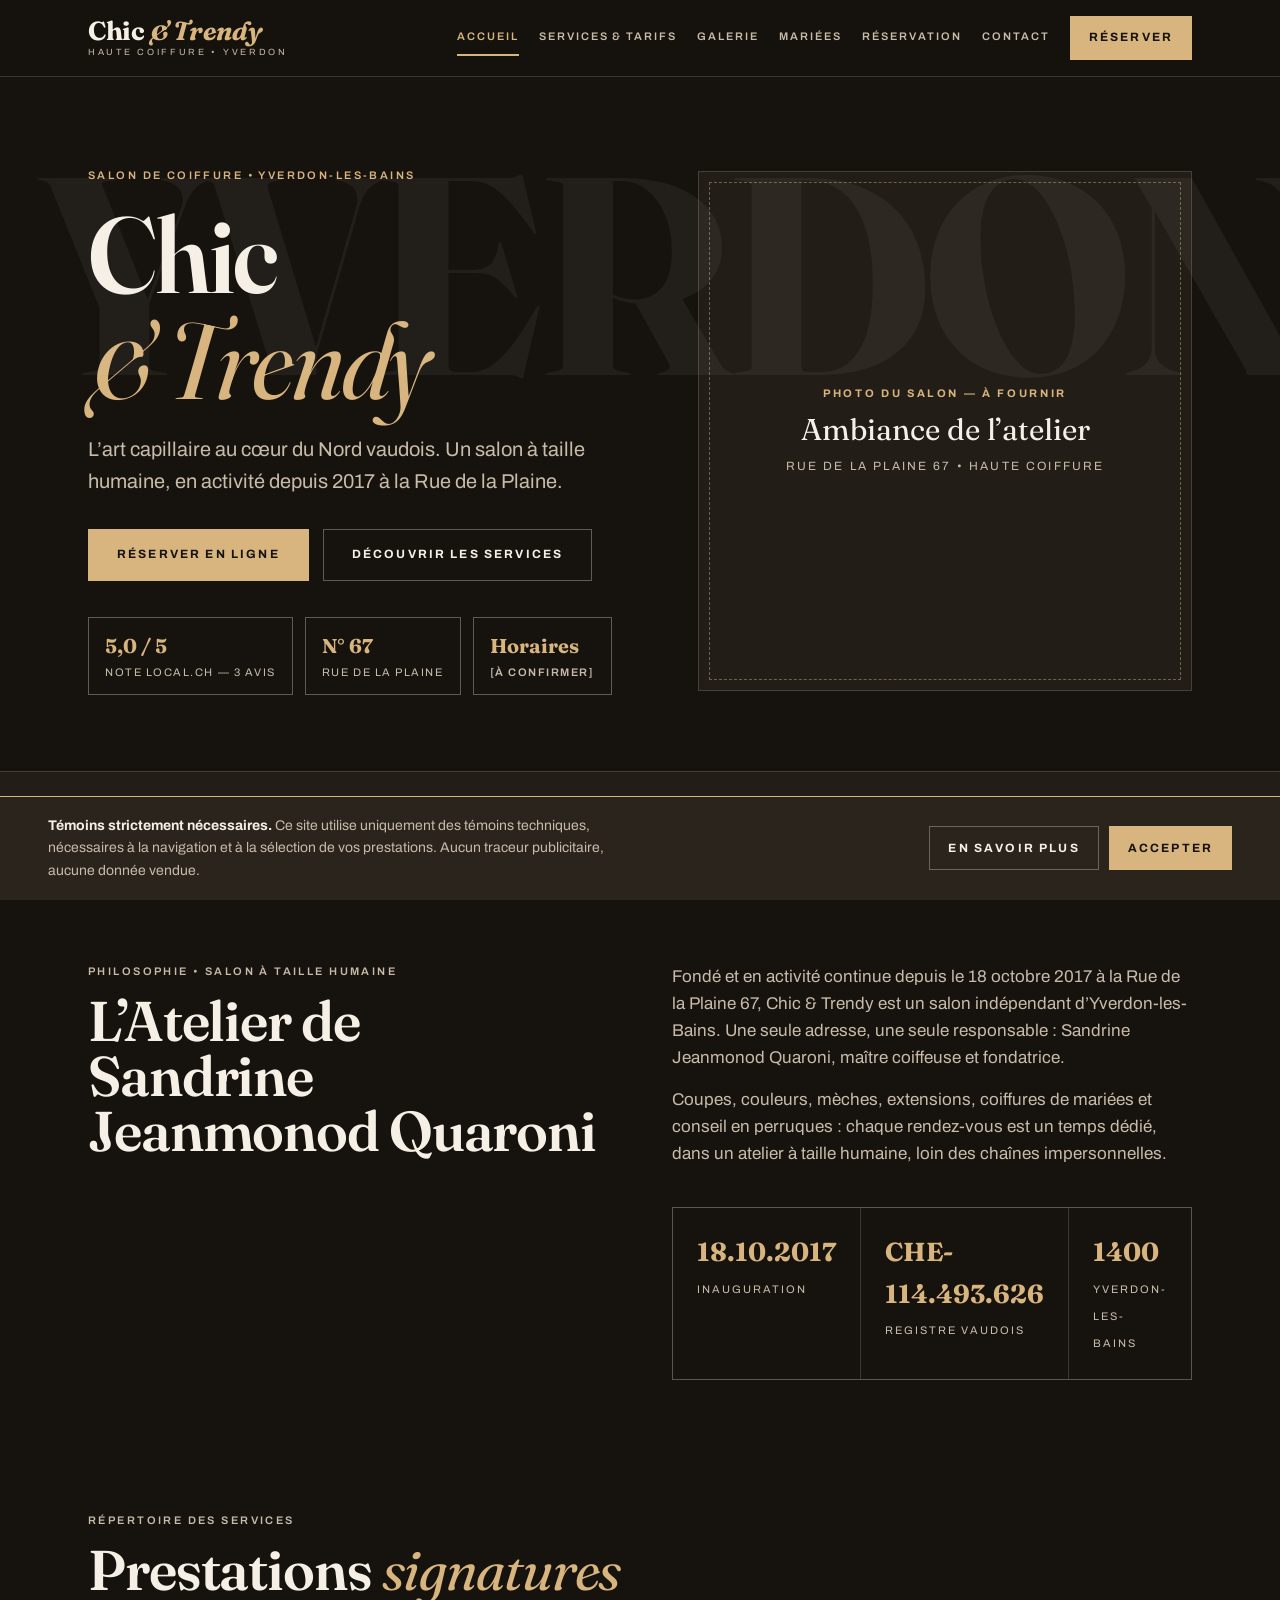
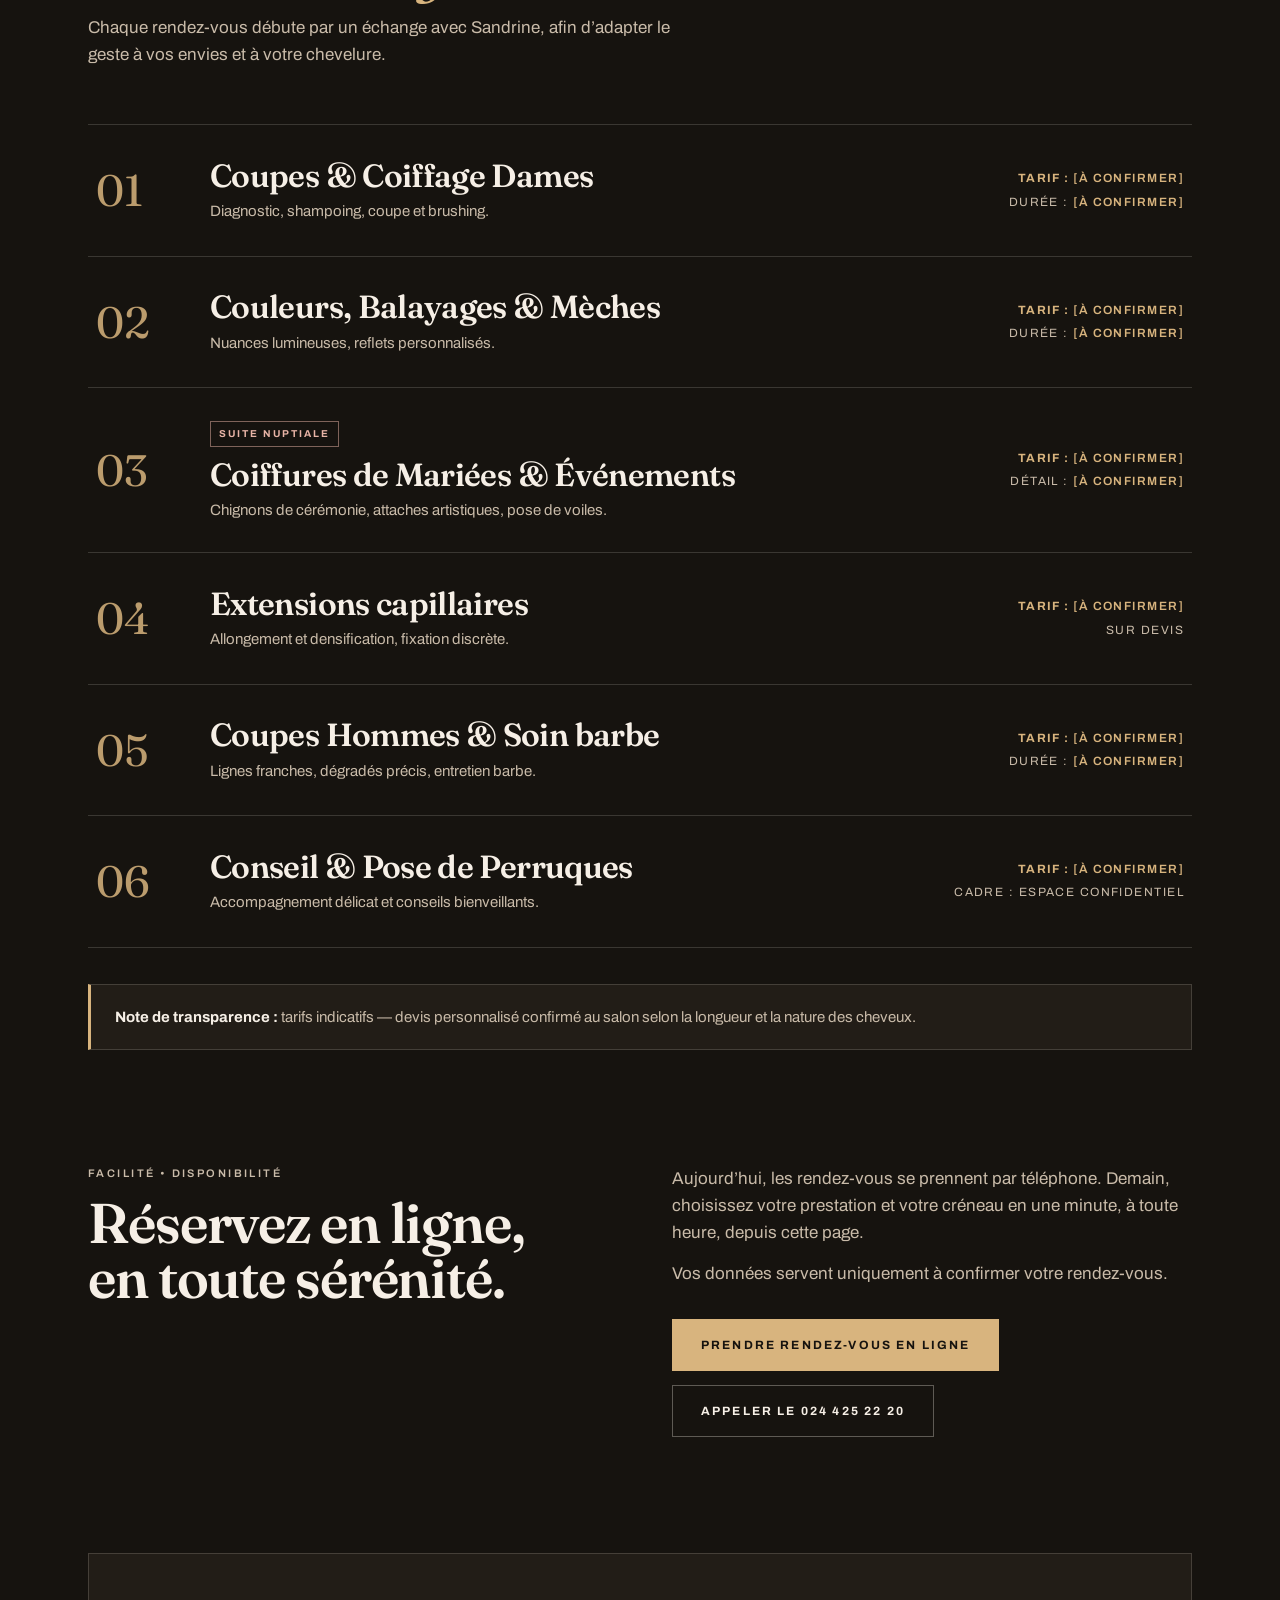
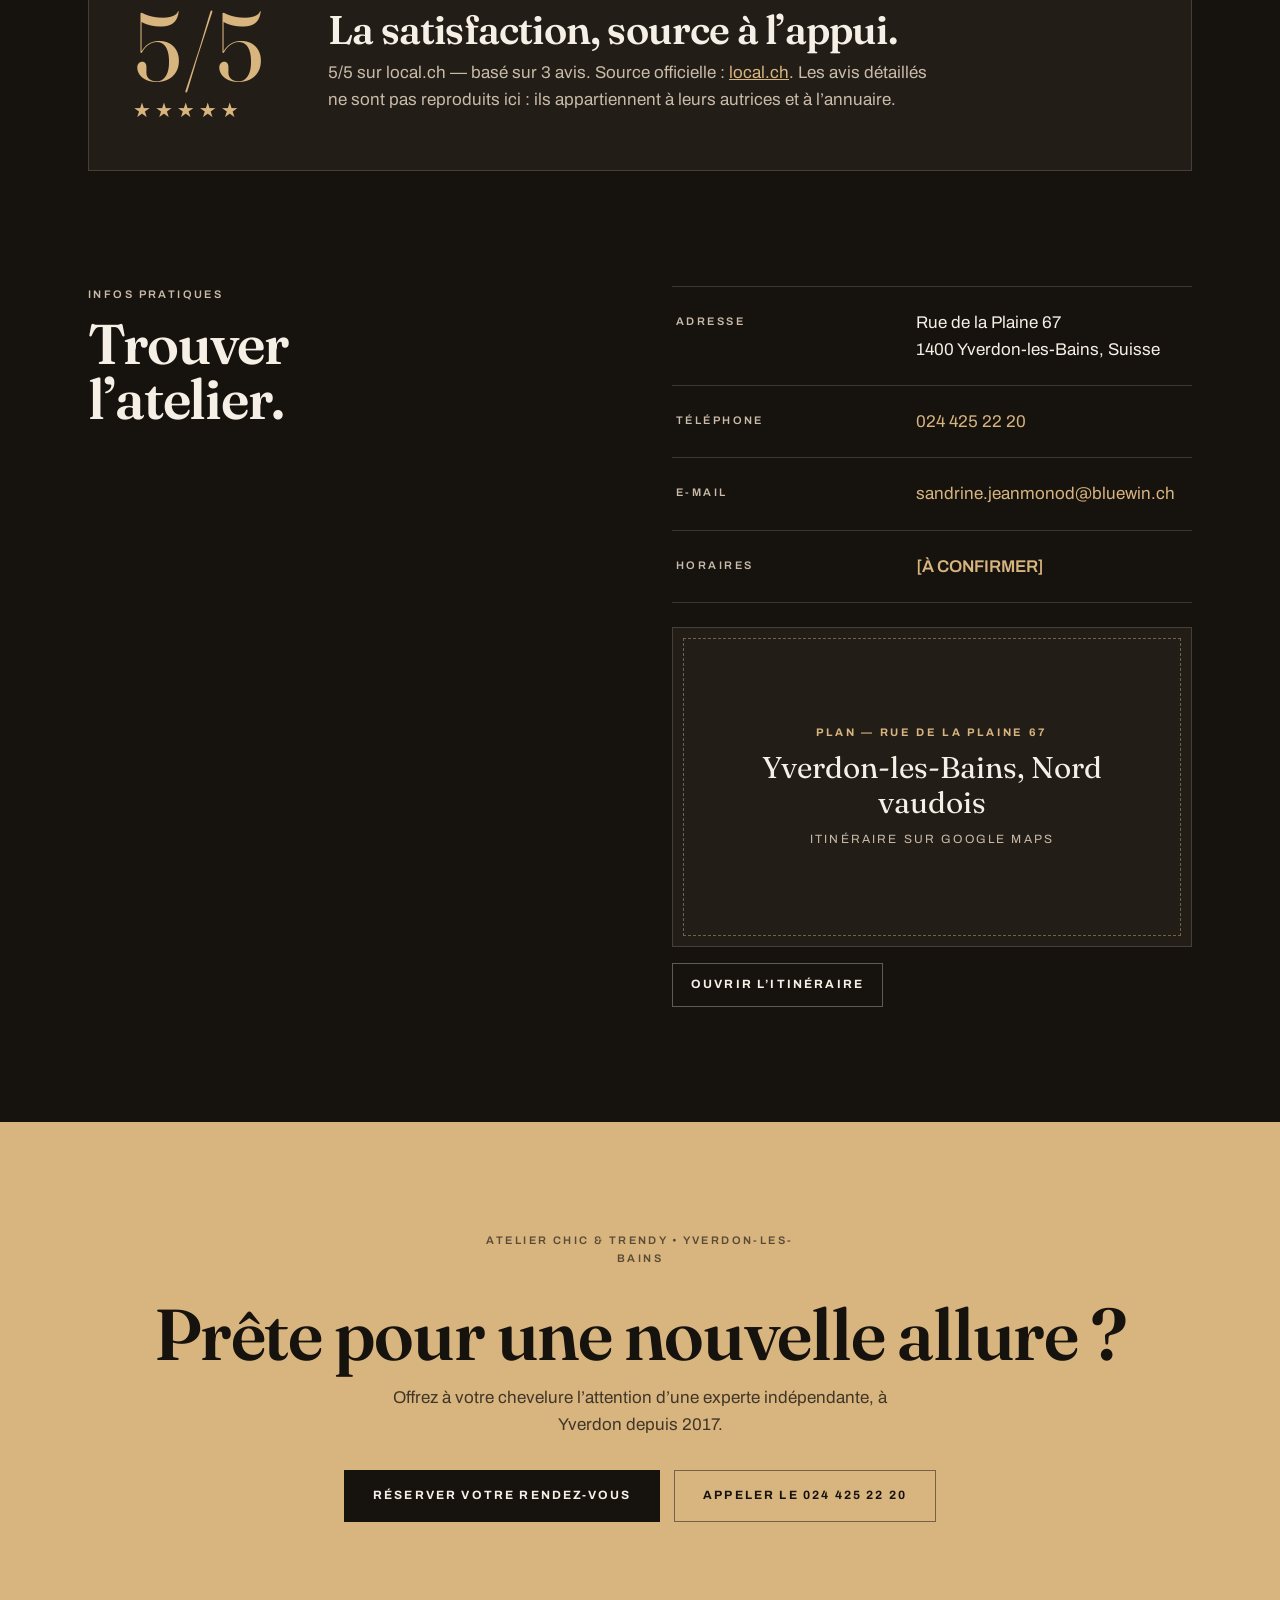
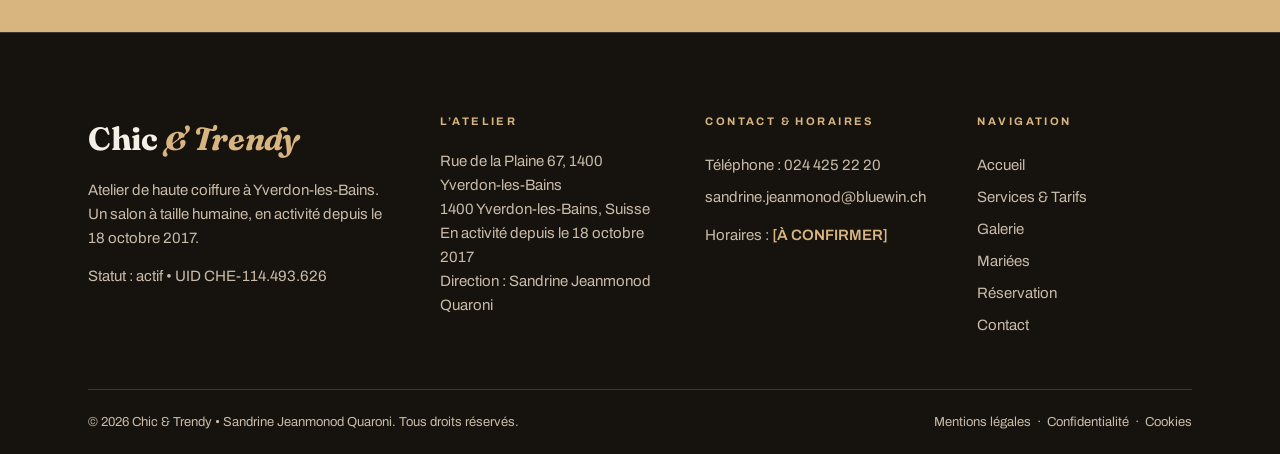
<file: index.html>
<!DOCTYPE html>
<html lang="fr"><head><meta charset="utf-8">
<meta name="viewport" content="width=device-width, initial-scale=1">
<title>Salon de coiffure &agrave; Yverdon-les-Bains &mdash; Chic & Trendy</title>
<meta name="description" content="Chic & Trendy — salon de coiffure à Yverdon-les-Bains depuis 2017. Coupes, couleurs, extensions, coiffures de mariées. Réservation en ligne.">
<meta property="og:title" content="Salon de coiffure &agrave; Yverdon-les-Bains &mdash; Chic & Trendy">
<meta property="og:description" content="Chic & Trendy — salon de coiffure à Yverdon-les-Bains depuis 2017. Coupes, couleurs, extensions, coiffures de mariées. Réservation en ligne.">
<meta property="og:type" content="website">
<link rel="stylesheet" href="assets/css/main.css">
<script type="application/ld+json">
{"@context":"https://schema.org","@type":"HairSalon","name":"Chic & Trendy",
"address":{"@type":"PostalAddress","streetAddress":"Rue de la Plaine 67","postalCode":"1400","addressLocality":"Yverdon-les-Bains","addressRegion":"Vaud","addressCountry":"CH"},
"telephone":"+41 24 425 22 20","email":"sandrine.jeanmonod@bluewin.ch",
"founder":{"@type":"Person","name":"Sandrine Jeanmonod Quaroni"},
"foundingDate":"2017-10-18",
"aggregateRating":{"@type":"AggregateRating","ratingValue":"5","bestRating":"5","reviewCount":"3"},
"url":"https://chic-trendy-yverdon-proposal.vercel.app"}
</script>
</head><body>
<a class="skip-link" href="#main" style="position:absolute;left:-9999px">Aller au contenu</a>
<header class="site-header"><div class="header-in">
<a class="brand" href="index.html"><span class="brand-name">Chic <em>&amp; Trendy</em></span><span class="brand-sub">HAUTE COIFFURE &bull; YVERDON</span></a>
<button class="burger" id="burger" aria-expanded="false" aria-controls="main-nav" aria-label="Ouvrir le menu"><span></span><span></span><span></span></button>
<nav class="main-nav" id="main-nav" aria-label="Navigation principale"><a class="nav-link" href="index.html" aria-current="page">Accueil</a><a class="nav-link" href="services.html">Services & Tarifs</a><a class="nav-link" href="galerie.html">Galerie</a><a class="nav-link" href="mariees.html">Mariées</a><a class="nav-link" href="reservation.html">Réservation</a><a class="nav-link" href="contact.html">Contact</a>
<a class="header-phone" href="tel:0244252220">024 425 22 20</a>
<a class="btn btn-primary btn-sm" href="reservation.html">R&eacute;server</a></nav>
</div></header>
<main id="main">
<section class="hero"><div class="wrap hero-grid">
<div>
<p class="eyebrow">Salon de coiffure &bull; Yverdon-les-Bains</p>
<h1>Chic<br><em>&amp; Trendy</em></h1>
<p class="hero-sub">L&rsquo;art capillaire au c&oelig;ur du Nord vaudois. Un salon &agrave; taille humaine, en activit&eacute; depuis 2017 &agrave; la Rue de la Plaine.</p>
<div class="hero-ctas"><a class="btn btn-primary" href="reservation.html">R&eacute;server en ligne</a>
<a class="btn btn-ghost" href="services.html">D&eacute;couvrir les services</a></div>
<div class="hero-chips">
<div class="chip"><b>5,0 / 5</b><span>Note local.ch &mdash; 3 avis</span></div>
<div class="chip"><b>N&deg; 67</b><span>Rue de la Plaine</span></div>
<div class="chip"><b>Horaires</b><span class="aconfirm">[&Agrave; CONFIRMER]</span></div>
</div></div>
<div class="hero-media"><div class="ph ph-tall"><span class="ph-tag">Photo du salon &mdash; &agrave; fournir</span><span class="ph-title">Ambiance de l&rsquo;atelier</span><span class="ph-sub">Rue de la Plaine 67 &bull; Haute coiffure</span></div>
</div></div><span class="hero-ghost" aria-hidden="true">YVERDON</span></section>
<div class="marquee" aria-hidden="true"><div class="marquee-track"><span>Coupes dames &mdash; Couleurs &amp; m&egrave;ches &mdash; Coiffures de mari&eacute;es &mdash; Extensions &mdash; Coupes hommes &mdash; Perruques &mdash; Yverdon-les-Bains &mdash; </span><span>Coupes dames &mdash; Couleurs &amp; m&egrave;ches &mdash; Coiffures de mari&eacute;es &mdash; Extensions &mdash; Coupes hommes &mdash; Perruques &mdash; Yverdon-les-Bains &mdash; </span></div></div>

<section><div class="wrap two-col">
<div data-reveal><p class="eyebrow">Philosophie &bull; Salon &agrave; taille humaine</p>
<h2 style="margin-top:14px">L&rsquo;Atelier de<br>Sandrine Jeanmonod Quaroni</h2></div>
<div data-reveal><p>Fond&eacute; et en activit&eacute; continue depuis le 18 octobre 2017 &agrave; la Rue de la Plaine 67, Chic &amp; Trendy est un salon ind&eacute;pendant d&rsquo;Yverdon-les-Bains. Une seule adresse, une seule responsable : Sandrine Jeanmonod Quaroni, ma&icirc;tre coiffeuse et fondatrice.</p>
<p style="margin-top:14px">Coupes, couleurs, m&egrave;ches, extensions, coiffures de mari&eacute;es et conseil en perruques : chaque rendez-vous est un temps d&eacute;di&eacute;, dans un atelier &agrave; taille humaine, loin des cha&icirc;nes impersonnelles.</p>
<div class="big-facts"><div><b>18.10.2017</b><span>Inauguration</span></div>
<div><b>CHE-114.493.626</b><span>Registre vaudois</span></div>
<div><b>1400</b><span>Yverdon-les-Bains</span></div></div></div>
</div></section>

<section style="padding-top:0"><div class="wrap">
<div class="sec-head" data-reveal><p class="eyebrow">R&eacute;pertoire des services</p><h2>Prestations <em>signatures</em></h2>
<p>Chaque rendez-vous d&eacute;bute par un &eacute;change avec Sandrine, afin d&rsquo;adapter le geste &agrave; vos envies et &agrave; votre chevelure.</p></div>
<div class="svc-list">
<a class="svc-item" href="services.html#coupes" data-reveal><span class="svc-num">01</span><span><h3>Coupes &amp; Coiffage Dames</h3><p>Diagnostic, shampoing, coupe et brushing.</p></span><span class="svc-meta"><b>Tarif : <span class="aconfirm">[&Agrave; CONFIRMER]</span></b>Dur&eacute;e : <span class="aconfirm">[&Agrave; CONFIRMER]</span></span></a>
<a class="svc-item" href="services.html#couleurs" data-reveal><span class="svc-num">02</span><span><h3>Couleurs, Balayages &amp; M&egrave;ches</h3><p>Nuances lumineuses, reflets personnalis&eacute;s.</p></span><span class="svc-meta"><b>Tarif : <span class="aconfirm">[&Agrave; CONFIRMER]</span></b>Dur&eacute;e : <span class="aconfirm">[&Agrave; CONFIRMER]</span></span></a>
<a class="svc-item" href="mariees.html" data-reveal><span class="svc-num">03</span><span><span class="tag">Suite nuptiale</span><h3>Coiffures de Mari&eacute;es &amp; &Eacute;v&eacute;nements</h3><p>Chignons de c&eacute;r&eacute;monie, attaches artistiques, pose de voiles.</p></span><span class="svc-meta"><b>Tarif : <span class="aconfirm">[&Agrave; CONFIRMER]</span></b>D&eacute;tail : <span class="aconfirm">[&Agrave; CONFIRMER]</span></span></a>
<a class="svc-item" href="services.html#extensions" data-reveal><span class="svc-num">04</span><span><h3>Extensions capillaires</h3><p>Allongement et densification, fixation discr&egrave;te.</p></span><span class="svc-meta"><b>Tarif : <span class="aconfirm">[&Agrave; CONFIRMER]</span></b>Sur devis</span></a>
<a class="svc-item" href="services.html#coupes" data-reveal><span class="svc-num">05</span><span><h3>Coupes Hommes &amp; Soin barbe</h3><p>Lignes franches, d&eacute;grad&eacute;s pr&eacute;cis, entretien barbe.</p></span><span class="svc-meta"><b>Tarif : <span class="aconfirm">[&Agrave; CONFIRMER]</span></b>Dur&eacute;e : <span class="aconfirm">[&Agrave; CONFIRMER]</span></span></a>
<a class="svc-item" href="services.html#perruques" data-reveal><span class="svc-num">06</span><span><h3>Conseil &amp; Pose de Perruques</h3><p>Accompagnement d&eacute;licat et conseils bienveillants.</p></span><span class="svc-meta"><b>Tarif : <span class="aconfirm">[&Agrave; CONFIRMER]</span></b>Cadre : espace confidentiel</span></a>
</div>
<div class="note" data-reveal><b>Note de transparence :</b> tarifs indicatifs &mdash; devis personnalis&eacute; confirm&eacute; au salon selon la longueur et la nature des cheveux.</div>
</div></section>

<section style="padding-top:0"><div class="wrap two-col">
<div data-reveal><p class="eyebrow">Facilit&eacute; &bull; Disponibilit&eacute;</p>
<h2 style="margin-top:14px">R&eacute;servez en ligne,<br>en toute s&eacute;r&eacute;nit&eacute;.</h2></div>
<div data-reveal><p>Aujourd&rsquo;hui, les rendez-vous se prennent par t&eacute;l&eacute;phone. Demain, choisissez votre prestation et votre cr&eacute;neau en une minute, &agrave; toute heure, depuis cette page.</p>
<p style="margin-top:14px">Vos donn&eacute;es servent uniquement &agrave; confirmer votre rendez-vous.</p>
<div class="hero-ctas"><a class="btn btn-primary" href="reservation.html">Prendre rendez-vous en ligne</a>
<a class="btn btn-ghost" href="tel:0244252220">Appeler le 024 425 22 20</a></div></div>
</div></section>

<section style="padding-top:0"><div class="wrap">
<div class="rating-band" data-reveal>
<div><div class="rating-big">5/5</div><div class="stars" aria-label="5 &eacute;toiles sur 5">&#9733;&#9733;&#9733;&#9733;&#9733;</div></div>
<div><h2 style="font-size:clamp(28px,3.4vw,40px)">La satisfaction, source &agrave; l&rsquo;appui.</h2>
<p style="margin-top:10px">5/5 sur local.ch &mdash; bas&eacute; sur 3 avis. Source officielle : <a href="https://www.local.ch">local.ch</a>. Les avis d&eacute;taill&eacute;s ne sont pas reproduits ici : ils appartiennent &agrave; leurs autrices et &agrave; l&rsquo;annuaire.</p></div>
</div></div></section>

<section style="padding-top:0"><div class="wrap two-col">
<div data-reveal><p class="eyebrow">Infos pratiques</p>
<h2 style="margin-top:14px">Trouver<br>l&rsquo;atelier.</h2></div>
<div data-reveal><div class="info-list">
<div class="info-row"><span class="label">Adresse</span><address>Rue de la Plaine 67<br>1400 Yverdon-les-Bains, Suisse</address></div>
<div class="info-row"><span class="label">T&eacute;l&eacute;phone</span><span><a href="tel:0244252220">024 425 22 20</a></span></div>
<div class="info-row"><span class="label">E-mail</span><span><a href="mailto:sandrine.jeanmonod@bluewin.ch">sandrine.jeanmonod@bluewin.ch</a></span></div>
<div class="info-row"><span class="label">Horaires</span><span><span class="aconfirm">[&Agrave; CONFIRMER]</span></span></div>
</div>
<div style="margin-top:24px"><div class="ph map-ph ph-wide"><span class="ph-tag">Plan &mdash; Rue de la Plaine 67</span><span class="ph-title">Yverdon-les-Bains, Nord vaudois</span><span class="ph-sub">Itin&eacute;raire sur Google Maps</span></div>
<p style="margin-top:16px"><a class="btn btn-ghost btn-sm" href="https://www.google.com/maps/search/?api=1&amp;query=Rue+de+la+Plaine+67%2C+1400+Yverdon-les-Bains">Ouvrir l&rsquo;itin&eacute;raire</a></p></div></div>
</div></section>
<div class="cta-band"><div class="wrap" data-reveal>
<p class="eyebrow">Atelier Chic &amp; Trendy &bull; Yverdon-les-Bains</p><h2>Pr&ecirc;te pour une nouvelle allure&nbsp;?</h2><p>Offrez &agrave; votre chevelure l&rsquo;attention d&rsquo;une experte ind&eacute;pendante, &agrave; Yverdon depuis 2017.</p>
<div class="btn-row"><a class="btn btn-dark" href="reservation.html">R&eacute;server votre rendez-vous</a>
<a class="btn btn-ghost" href="tel:0244252220">Appeler le 024 425 22 20</a></div></div></div></main>
<footer class="site-footer"><div class="wrap">
<div class="foot-grid">
<div class="foot-brand"><span class="brand-name">Chic <em>&amp; Trendy</em></span>
<p style="margin-top:14px">Atelier de haute coiffure &agrave; Yverdon-les-Bains. Un salon &agrave; taille humaine, en activit&eacute; depuis le 18 octobre 2017.</p>
<p style="margin-top:14px">Statut : actif &bull; UID CHE-114.493.626</p></div>
<div><h4>L&rsquo;atelier</h4><address>Rue de la Plaine 67, 1400 Yverdon-les-Bains<br>1400 Yverdon-les-Bains, Suisse<br>En activit&eacute; depuis le 18 octobre 2017<br>Direction : Sandrine Jeanmonod Quaroni</address></div>
<div><h4>Contact &amp; horaires</h4>
<a href="tel:0244252220">T&eacute;l&eacute;phone : 024 425 22 20</a><a href="mailto:sandrine.jeanmonod@bluewin.ch">sandrine.jeanmonod@bluewin.ch</a>
<p style="margin-top:10px">Horaires : <span class="aconfirm">[&Agrave; CONFIRMER]</span></p></div>
<div><h4>Navigation</h4>
<a href="index.html">Accueil</a><a href="services.html">Services &amp; Tarifs</a><a href="galerie.html">Galerie</a><a href="mariees.html">Mari&eacute;es</a><a href="reservation.html">R&eacute;servation</a><a href="contact.html">Contact</a></div>
</div>
<div class="foot-bottom"><span>&copy; <span id="foot-year">2026</span> Chic & Trendy &bull; Sandrine Jeanmonod Quaroni. Tous droits r&eacute;serv&eacute;s.</span>
<span><a href="mentions-legales.html">Mentions l&eacute;gales</a> &nbsp;&middot;&nbsp; <a href="confidentialite.html">Confidentialit&eacute;</a> &nbsp;&middot;&nbsp; <a href="cookies.html">Cookies</a></span></div>
</div></footer>
<a class="sticky-cta" href="reservation.html">R&eacute;server &mdash; 024 425 22 20</a>
<div class="cookie-banner" id="cookie-banner" role="dialog" aria-label="T&eacute;moins de navigation">
<p><b>T&eacute;moins strictement n&eacute;cessaires.</b> Ce site utilise uniquement des t&eacute;moins techniques, n&eacute;cessaires &agrave; la navigation et &agrave; la s&eacute;lection de vos prestations. Aucun traceur publicitaire, aucune donn&eacute;e vendue.</p>
<div class="btn-row"><a class="btn btn-ghost btn-sm" href="cookies.html">En savoir plus</a><button class="btn btn-primary btn-sm" id="cookie-accept" type="button">Accepter</button></div>
</div>
<script src="assets/js/site.js" defer></script>
</body></html>
</file>
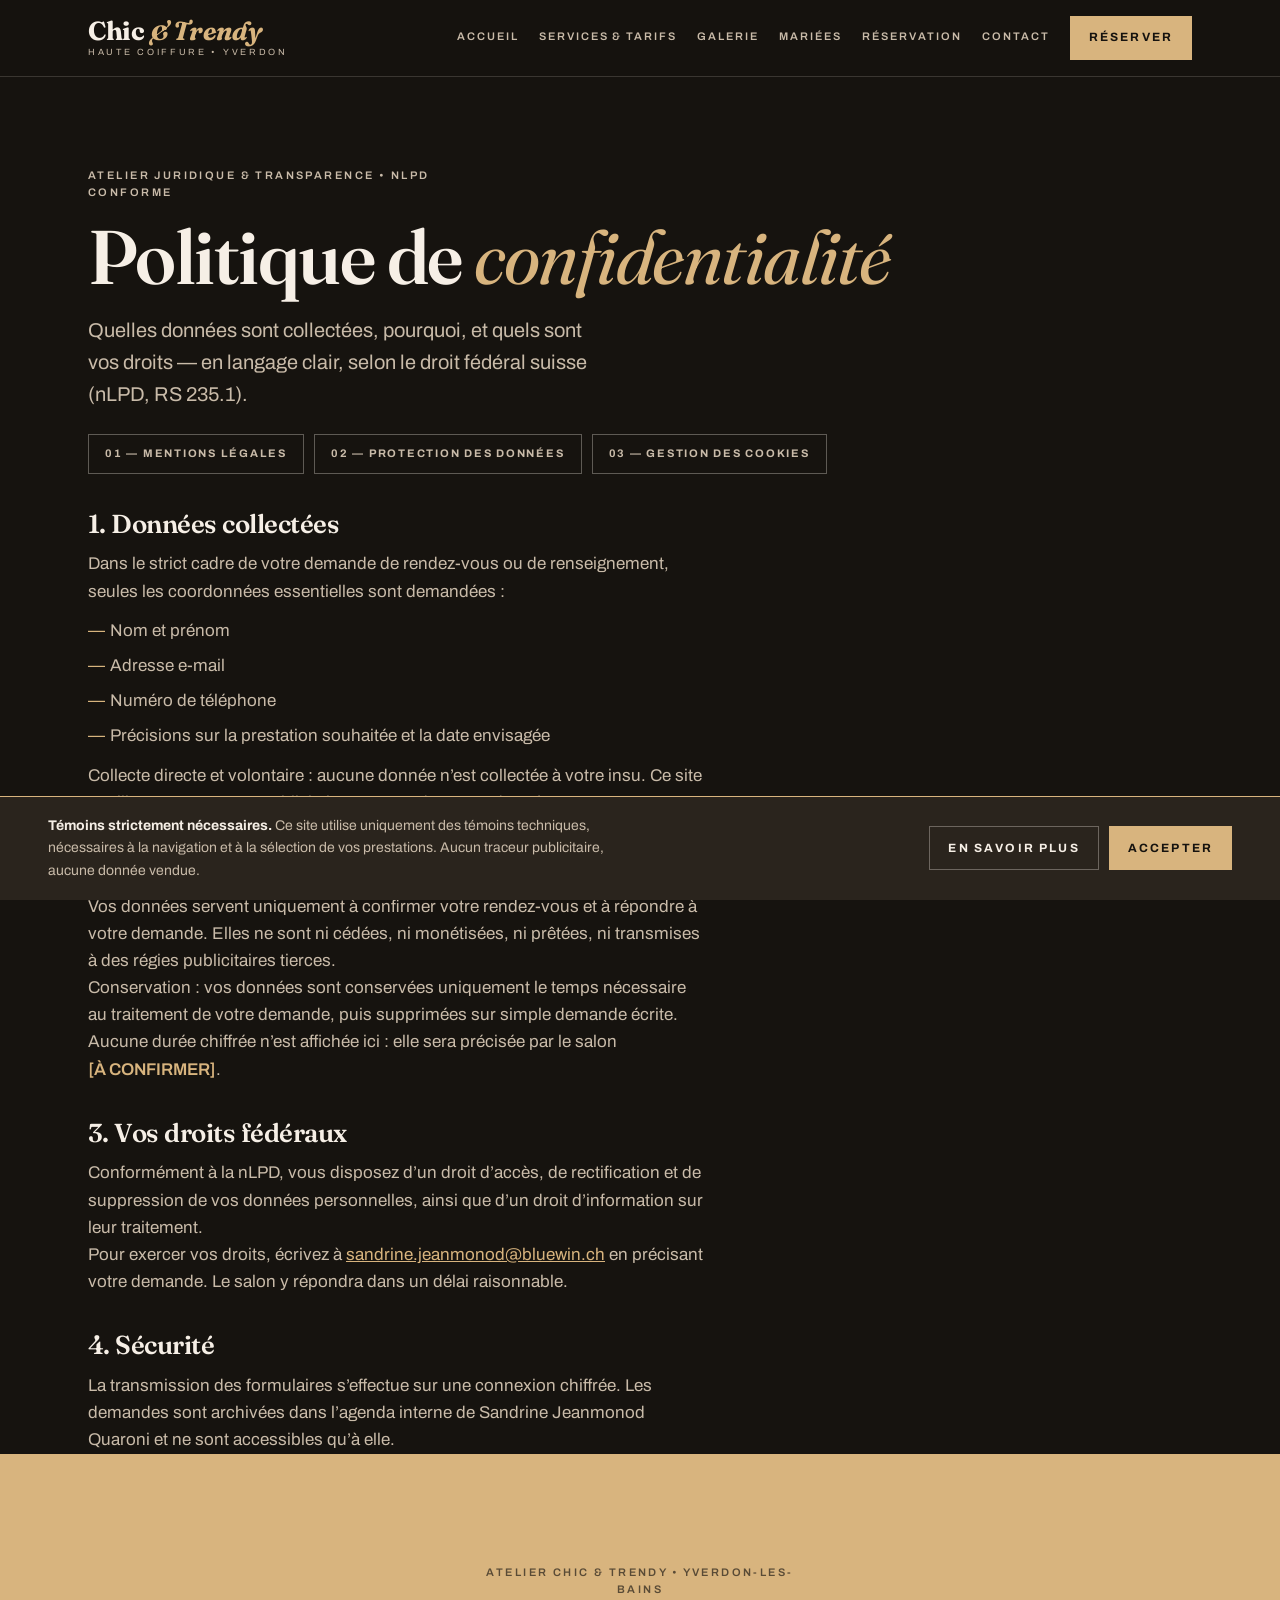
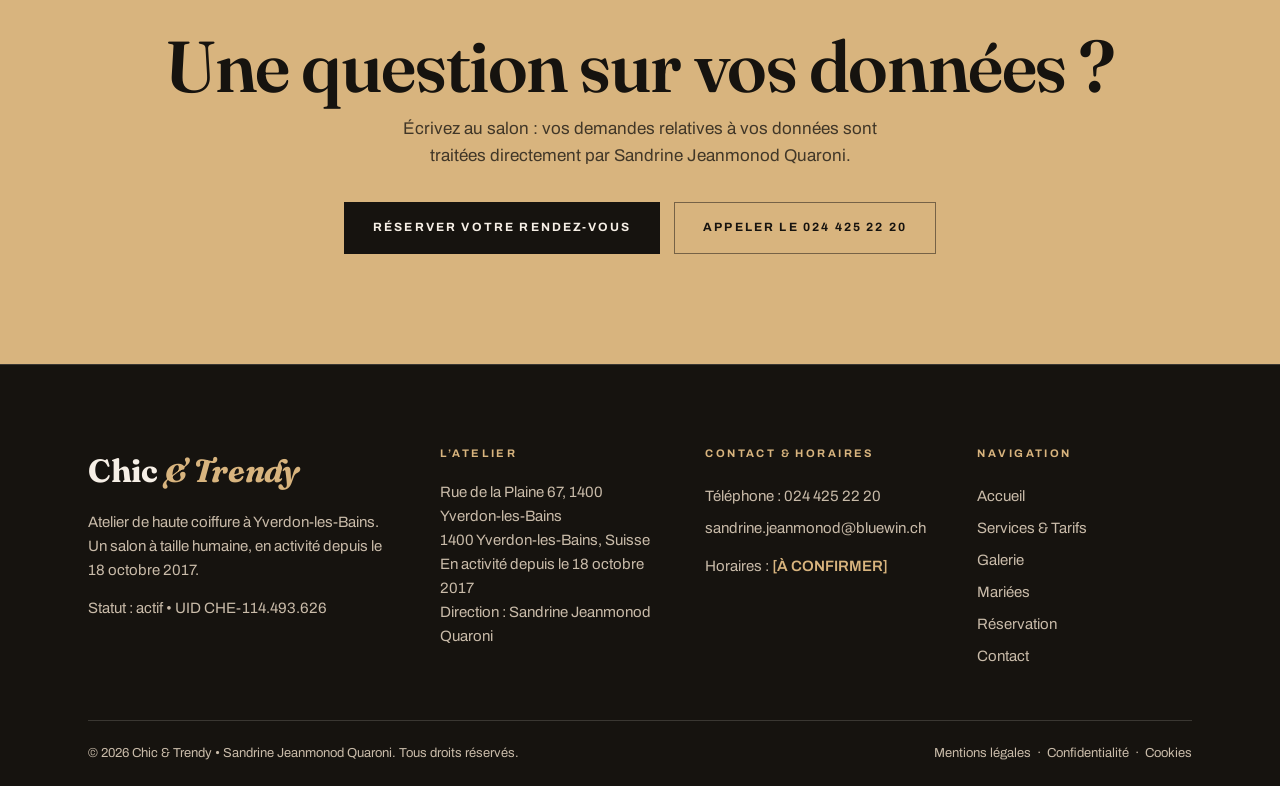
<file: confidentialite.html>
<!DOCTYPE html>
<html lang="fr"><head><meta charset="utf-8">
<meta name="viewport" content="width=device-width, initial-scale=1">
<title>Politique de confidentialité &mdash; Chic & Trendy</title>
<meta name="description" content="Politique de confidentialité de Chic & Trendy (nLPD) : données collectées, finalité, droits et contact.">
<meta property="og:title" content="Politique de confidentialité &mdash; Chic & Trendy">
<meta property="og:description" content="Politique de confidentialité de Chic & Trendy (nLPD) : données collectées, finalité, droits et contact.">
<meta property="og:type" content="website">
<link rel="stylesheet" href="assets/css/main.css">
<script type="application/ld+json">
{"@context":"https://schema.org","@type":"HairSalon","name":"Chic & Trendy",
"address":{"@type":"PostalAddress","streetAddress":"Rue de la Plaine 67","postalCode":"1400","addressLocality":"Yverdon-les-Bains","addressRegion":"Vaud","addressCountry":"CH"},
"telephone":"+41 24 425 22 20","email":"sandrine.jeanmonod@bluewin.ch",
"founder":{"@type":"Person","name":"Sandrine Jeanmonod Quaroni"},
"foundingDate":"2017-10-18",
"aggregateRating":{"@type":"AggregateRating","ratingValue":"5","bestRating":"5","reviewCount":"3"},
"url":"https://chic-trendy-yverdon-proposal.vercel.app"}
</script>
</head><body>
<a class="skip-link" href="#main" style="position:absolute;left:-9999px">Aller au contenu</a>
<header class="site-header"><div class="header-in">
<a class="brand" href="index.html"><span class="brand-name">Chic <em>&amp; Trendy</em></span><span class="brand-sub">HAUTE COIFFURE &bull; YVERDON</span></a>
<button class="burger" id="burger" aria-expanded="false" aria-controls="main-nav" aria-label="Ouvrir le menu"><span></span><span></span><span></span></button>
<nav class="main-nav" id="main-nav" aria-label="Navigation principale"><a class="nav-link" href="index.html">Accueil</a><a class="nav-link" href="services.html">Services & Tarifs</a><a class="nav-link" href="galerie.html">Galerie</a><a class="nav-link" href="mariees.html">Mariées</a><a class="nav-link" href="reservation.html">Réservation</a><a class="nav-link" href="contact.html">Contact</a>
<a class="header-phone" href="tel:0244252220">024 425 22 20</a>
<a class="btn btn-primary btn-sm" href="reservation.html">R&eacute;server</a></nav>
</div></header>
<main id="main">
<section class="hero legal" style="padding-bottom:0"><div class="wrap">
<p class="eyebrow">Atelier juridique &amp; transparence &bull; nLPD conforme</p>
<h1 style="font-size:clamp(44px,6vw,76px)">Politique de <em>confidentialit&eacute;</em></h1>
<p class="hero-sub">Quelles donn&eacute;es sont collect&eacute;es, pourquoi, et quels sont vos droits &mdash; en langage clair, selon le droit f&eacute;d&eacute;ral suisse (nLPD, RS 235.1).</p>
<div class="anchor-nav">
<a href="mentions-legales.html">01 &mdash; Mentions l&eacute;gales</a>
<a href="confidentialite.html">02 &mdash; Protection des donn&eacute;es</a>
<a href="cookies.html">03 &mdash; Gestion des cookies</a></div>
<h3>1. Donn&eacute;es collect&eacute;es</h3>
<p>Dans le strict cadre de votre demande de rendez-vous ou de renseignement, seules les coordonn&eacute;es essentielles sont demand&eacute;es :</p>
<ul><li>Nom et pr&eacute;nom</li><li>Adresse e-mail</li><li>Num&eacute;ro de t&eacute;l&eacute;phone</li><li>Pr&eacute;cisions sur la prestation souhait&eacute;e et la date envisag&eacute;e</li></ul>
<p>Collecte directe et volontaire : aucune donn&eacute;e n&rsquo;est collect&eacute;e &agrave; votre insu. Ce site n&rsquo;utilise aucun traceur publicitaire et ne vend aucune donn&eacute;e.</p>
<h3>2. Finalit&eacute; stricte &amp; non-cession</h3>
<p>Vos donn&eacute;es servent uniquement &agrave; confirmer votre rendez-vous et &agrave; r&eacute;pondre &agrave; votre demande. Elles ne sont ni c&eacute;d&eacute;es, ni mon&eacute;tis&eacute;es, ni pr&ecirc;t&eacute;es, ni transmises &agrave; des r&eacute;gies publicitaires tierces.</p>
<p>Conservation : vos donn&eacute;es sont conserv&eacute;es uniquement le temps n&eacute;cessaire au traitement de votre demande, puis supprim&eacute;es sur simple demande &eacute;crite. Aucune dur&eacute;e chiffr&eacute;e n&rsquo;est affich&eacute;e ici : elle sera pr&eacute;cis&eacute;e par le salon <span class="aconfirm">[&Agrave; CONFIRMER]</span>.</p>
<h3>3. Vos droits f&eacute;d&eacute;raux</h3>
<p>Conform&eacute;ment &agrave; la nLPD, vous disposez d&rsquo;un droit d&rsquo;acc&egrave;s, de rectification et de suppression de vos donn&eacute;es personnelles, ainsi que d&rsquo;un droit d&rsquo;information sur leur traitement.</p>
<p>Pour exercer vos droits, &eacute;crivez &agrave; <a href="mailto:sandrine.jeanmonod@bluewin.ch" style="color:var(--champagne)">sandrine.jeanmonod@bluewin.ch</a> en pr&eacute;cisant votre demande. Le salon y r&eacute;pondra dans un d&eacute;lai raisonnable.</p>
<h3>4. S&eacute;curit&eacute;</h3>
<p>La transmission des formulaires s&rsquo;effectue sur une connexion chiffr&eacute;e. Les demandes sont archiv&eacute;es dans l&rsquo;agenda interne de Sandrine Jeanmonod Quaroni et ne sont accessibles qu&rsquo;&agrave; elle.</p>
</div></section>
<div class="cta-band"><div class="wrap" data-reveal>
<p class="eyebrow">Atelier Chic &amp; Trendy &bull; Yverdon-les-Bains</p><h2>Une question sur vos donn&eacute;es&nbsp;?</h2><p>Écrivez au salon : vos demandes relatives &agrave; vos donn&eacute;es sont trait&eacute;es directement par Sandrine Jeanmonod Quaroni.</p>
<div class="btn-row"><a class="btn btn-dark" href="reservation.html">R&eacute;server votre rendez-vous</a>
<a class="btn btn-ghost" href="tel:0244252220">Appeler le 024 425 22 20</a></div></div></div></main>
<footer class="site-footer"><div class="wrap">
<div class="foot-grid">
<div class="foot-brand"><span class="brand-name">Chic <em>&amp; Trendy</em></span>
<p style="margin-top:14px">Atelier de haute coiffure &agrave; Yverdon-les-Bains. Un salon &agrave; taille humaine, en activit&eacute; depuis le 18 octobre 2017.</p>
<p style="margin-top:14px">Statut : actif &bull; UID CHE-114.493.626</p></div>
<div><h4>L&rsquo;atelier</h4><address>Rue de la Plaine 67, 1400 Yverdon-les-Bains<br>1400 Yverdon-les-Bains, Suisse<br>En activit&eacute; depuis le 18 octobre 2017<br>Direction : Sandrine Jeanmonod Quaroni</address></div>
<div><h4>Contact &amp; horaires</h4>
<a href="tel:0244252220">T&eacute;l&eacute;phone : 024 425 22 20</a><a href="mailto:sandrine.jeanmonod@bluewin.ch">sandrine.jeanmonod@bluewin.ch</a>
<p style="margin-top:10px">Horaires : <span class="aconfirm">[&Agrave; CONFIRMER]</span></p></div>
<div><h4>Navigation</h4>
<a href="index.html">Accueil</a><a href="services.html">Services &amp; Tarifs</a><a href="galerie.html">Galerie</a><a href="mariees.html">Mari&eacute;es</a><a href="reservation.html">R&eacute;servation</a><a href="contact.html">Contact</a></div>
</div>
<div class="foot-bottom"><span>&copy; <span id="foot-year">2026</span> Chic & Trendy &bull; Sandrine Jeanmonod Quaroni. Tous droits r&eacute;serv&eacute;s.</span>
<span><a href="mentions-legales.html">Mentions l&eacute;gales</a> &nbsp;&middot;&nbsp; <a href="confidentialite.html">Confidentialit&eacute;</a> &nbsp;&middot;&nbsp; <a href="cookies.html">Cookies</a></span></div>
</div></footer>
<a class="sticky-cta" href="reservation.html">R&eacute;server &mdash; 024 425 22 20</a>
<div class="cookie-banner" id="cookie-banner" role="dialog" aria-label="T&eacute;moins de navigation">
<p><b>T&eacute;moins strictement n&eacute;cessaires.</b> Ce site utilise uniquement des t&eacute;moins techniques, n&eacute;cessaires &agrave; la navigation et &agrave; la s&eacute;lection de vos prestations. Aucun traceur publicitaire, aucune donn&eacute;e vendue.</p>
<div class="btn-row"><a class="btn btn-ghost btn-sm" href="cookies.html">En savoir plus</a><button class="btn btn-primary btn-sm" id="cookie-accept" type="button">Accepter</button></div>
</div>
<script src="assets/js/site.js" defer></script>
</body></html>
</file>
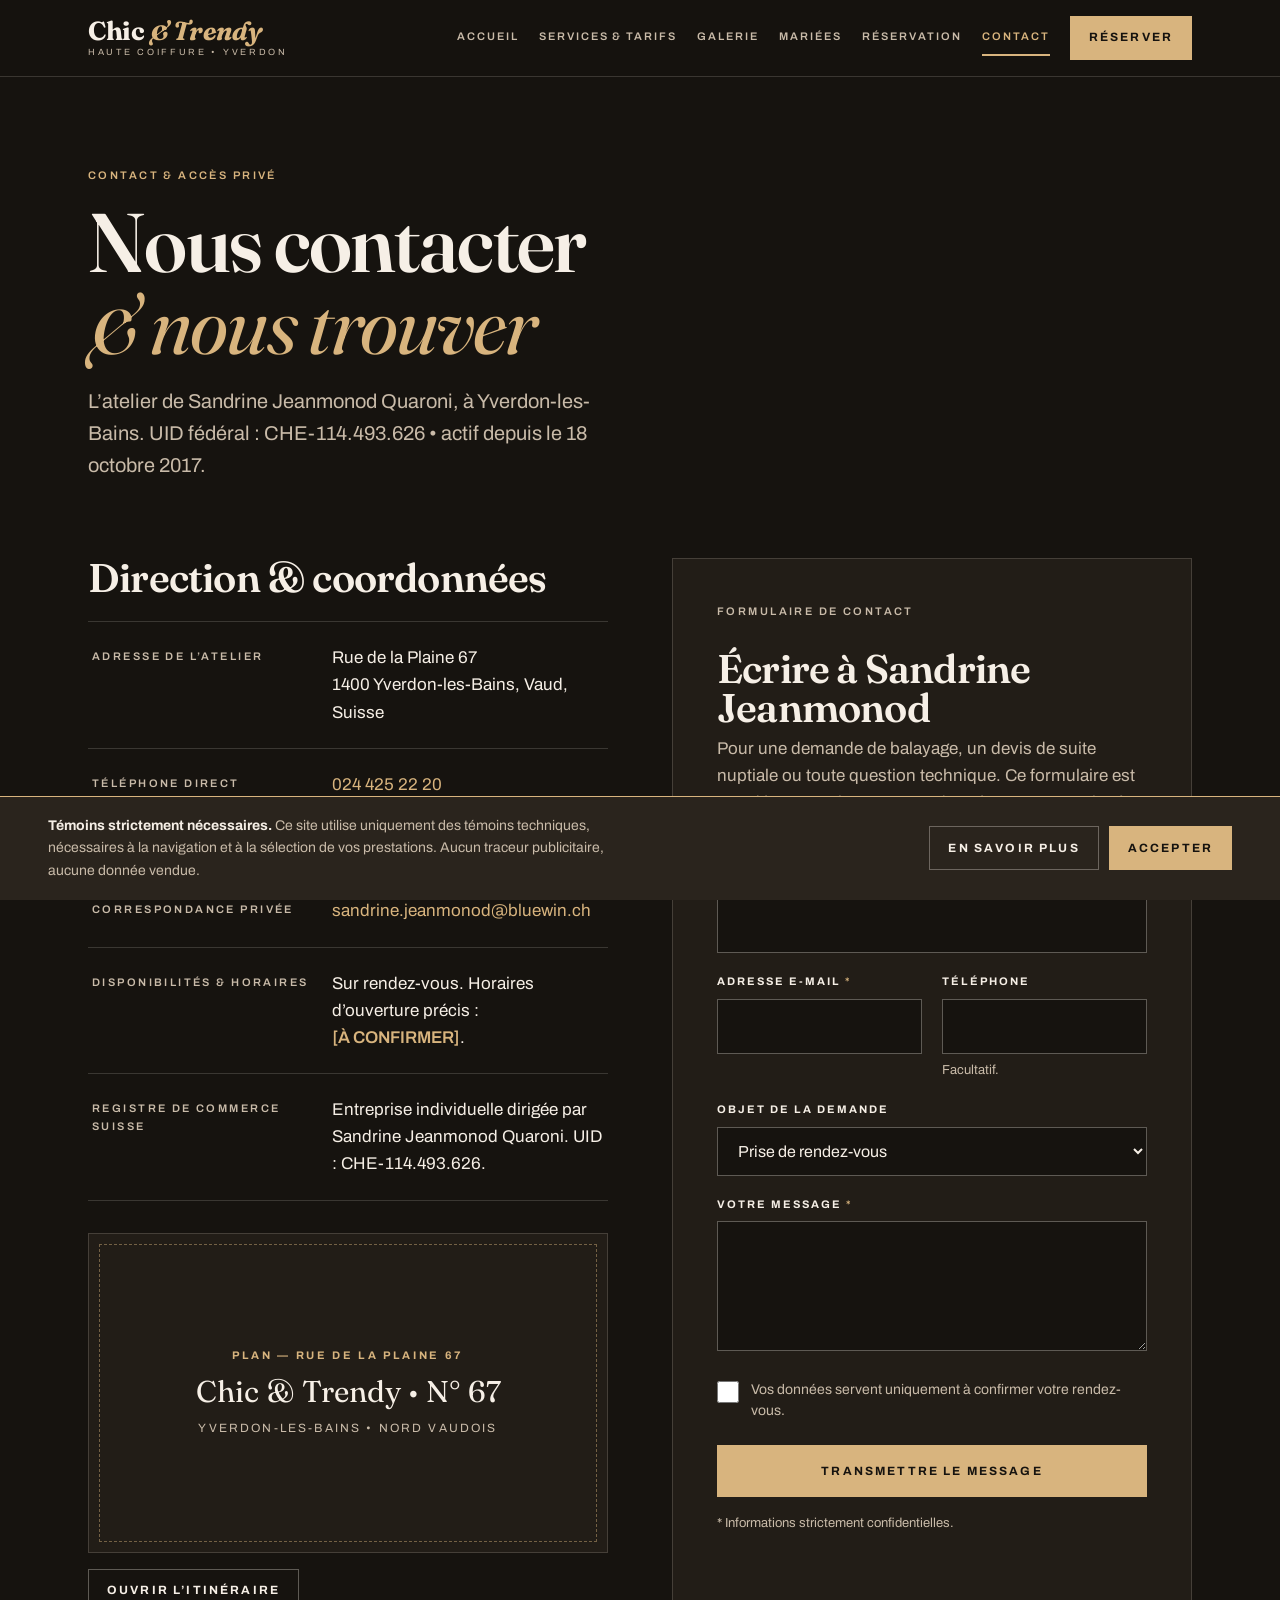
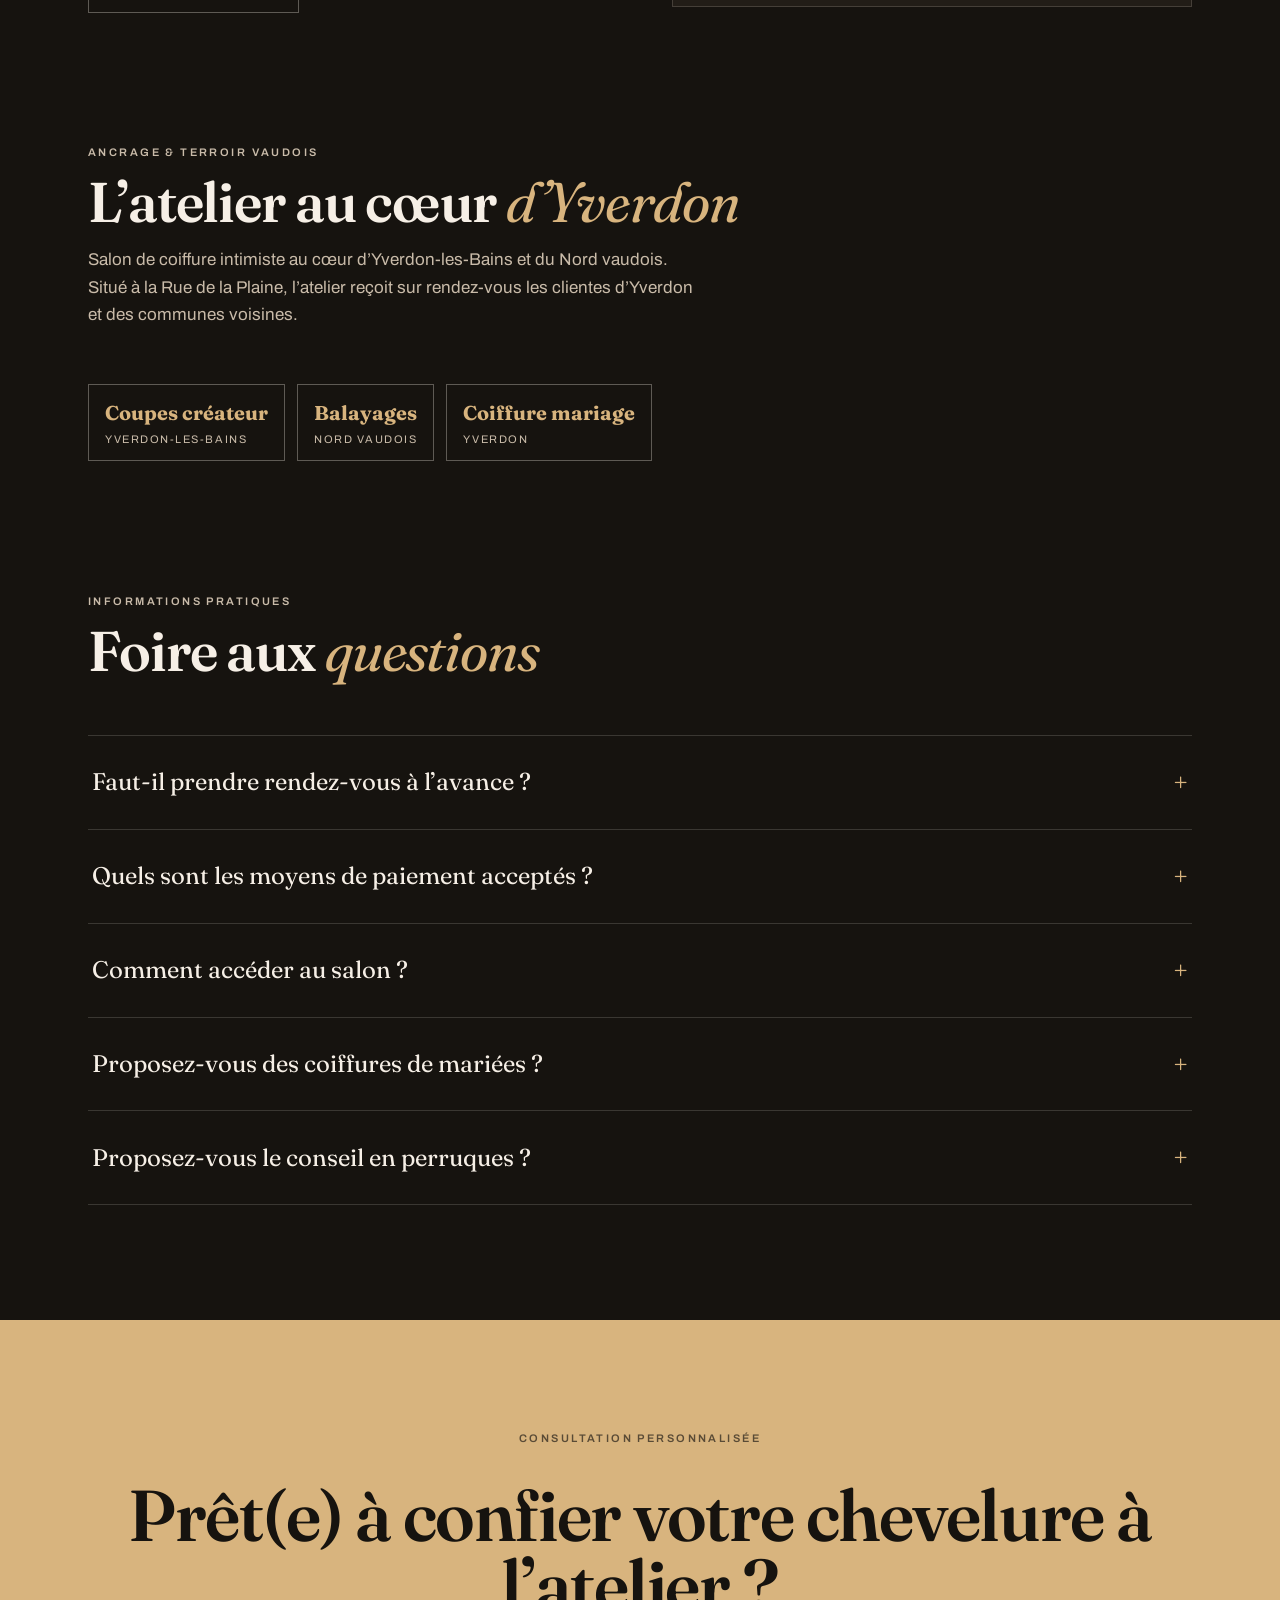
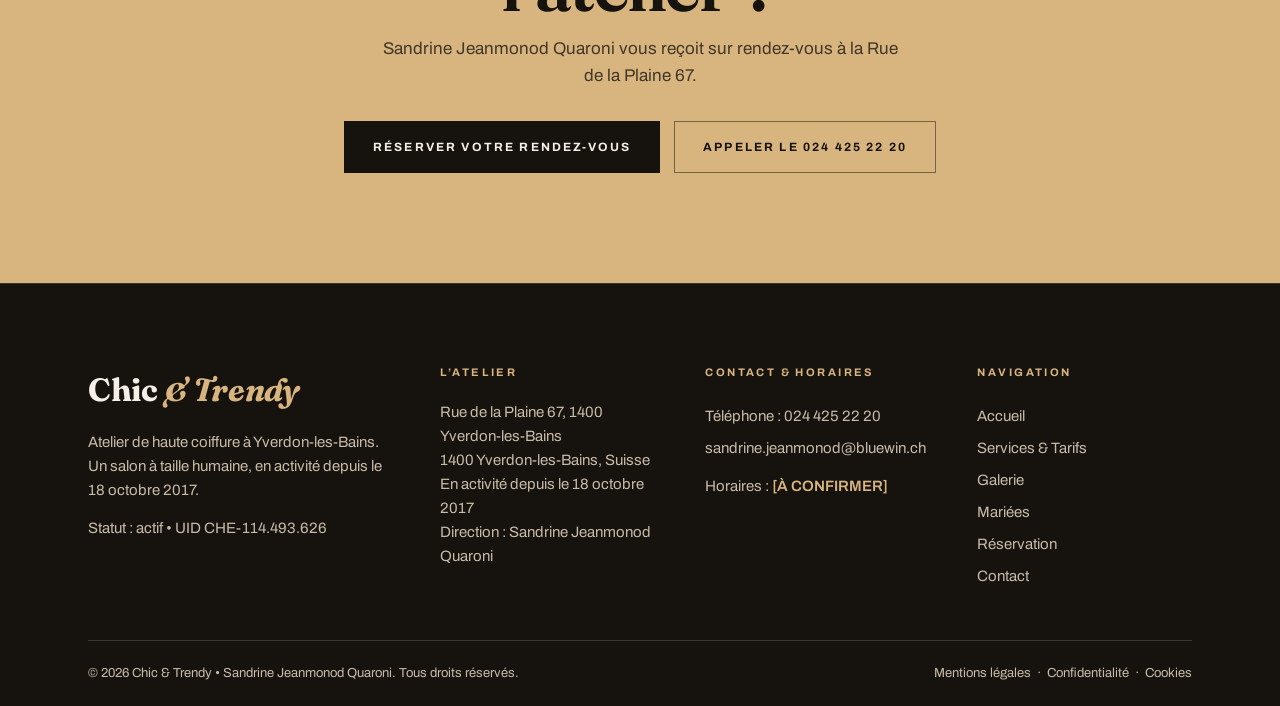
<file: contact.html>
<!DOCTYPE html>
<html lang="fr"><head><meta charset="utf-8">
<meta name="viewport" content="width=device-width, initial-scale=1">
<title>Contact &mdash; Chic & Trendy</title>
<meta name="description" content="Contacter Chic & Trendy, salon de coiffure Rue de la Plaine 67, 1400 Yverdon-les-Bains. Téléphone 024 425 22 20.">
<meta property="og:title" content="Contact &mdash; Chic & Trendy">
<meta property="og:description" content="Contacter Chic & Trendy, salon de coiffure Rue de la Plaine 67, 1400 Yverdon-les-Bains. Téléphone 024 425 22 20.">
<meta property="og:type" content="website">
<link rel="stylesheet" href="assets/css/main.css">
<script type="application/ld+json">
{"@context":"https://schema.org","@type":"HairSalon","name":"Chic & Trendy",
"address":{"@type":"PostalAddress","streetAddress":"Rue de la Plaine 67","postalCode":"1400","addressLocality":"Yverdon-les-Bains","addressRegion":"Vaud","addressCountry":"CH"},
"telephone":"+41 24 425 22 20","email":"sandrine.jeanmonod@bluewin.ch",
"founder":{"@type":"Person","name":"Sandrine Jeanmonod Quaroni"},
"foundingDate":"2017-10-18",
"aggregateRating":{"@type":"AggregateRating","ratingValue":"5","bestRating":"5","reviewCount":"3"},
"url":"https://chic-trendy-yverdon-proposal.vercel.app"}
</script>
</head><body>
<a class="skip-link" href="#main" style="position:absolute;left:-9999px">Aller au contenu</a>
<header class="site-header"><div class="header-in">
<a class="brand" href="index.html"><span class="brand-name">Chic <em>&amp; Trendy</em></span><span class="brand-sub">HAUTE COIFFURE &bull; YVERDON</span></a>
<button class="burger" id="burger" aria-expanded="false" aria-controls="main-nav" aria-label="Ouvrir le menu"><span></span><span></span><span></span></button>
<nav class="main-nav" id="main-nav" aria-label="Navigation principale"><a class="nav-link" href="index.html">Accueil</a><a class="nav-link" href="services.html">Services & Tarifs</a><a class="nav-link" href="galerie.html">Galerie</a><a class="nav-link" href="mariees.html">Mariées</a><a class="nav-link" href="reservation.html">Réservation</a><a class="nav-link" href="contact.html" aria-current="page">Contact</a>
<a class="header-phone" href="tel:0244252220">024 425 22 20</a>
<a class="btn btn-primary btn-sm" href="reservation.html">R&eacute;server</a></nav>
</div></header>
<main id="main">
<section class="hero"><div class="wrap">
<p class="eyebrow">Contact &amp; acc&egrave;s priv&eacute;</p>
<h1 style="font-size:clamp(48px,6.5vw,84px)">Nous contacter<br><em>&amp; nous trouver</em></h1>
<p class="hero-sub">L&rsquo;atelier de Sandrine Jeanmonod Quaroni, &agrave; Yverdon-les-Bains. UID f&eacute;d&eacute;ral : CHE-114.493.626 &bull; actif depuis le 18 octobre 2017.</p>
</div></section>

<section style="padding-top:0"><div class="wrap two-col">
<div data-reveal>
<h2 style="font-size:clamp(28px,3.4vw,40px)">Direction &amp; coordonn&eacute;es</h2>
<div class="info-list" style="margin-top:24px">
<div class="info-row"><span class="label">Adresse de l&rsquo;atelier</span><address>Rue de la Plaine 67<br>1400 Yverdon-les-Bains, Vaud, Suisse</address></div>
<div class="info-row"><span class="label">T&eacute;l&eacute;phone direct</span><span><a href="tel:0244252220">024 425 22 20</a><br><span style="color:var(--muted);font-size:14px">Accueil t&eacute;l&eacute;phonique pour prises de rendez-vous et conseils.</span></span></div>
<div class="info-row"><span class="label">Correspondance priv&eacute;e</span><span><a href="mailto:sandrine.jeanmonod@bluewin.ch">sandrine.jeanmonod@bluewin.ch</a></span></div>
<div class="info-row"><span class="label">Disponibilit&eacute;s &amp; horaires</span><span>Sur rendez-vous. Horaires d&rsquo;ouverture pr&eacute;cis : <span class="aconfirm">[&Agrave; CONFIRMER]</span>.</span></div>
<div class="info-row"><span class="label">Registre de commerce suisse</span><span>Entreprise individuelle dirig&eacute;e par Sandrine Jeanmonod Quaroni. UID : CHE-114.493.626.</span></div>
</div>
<div style="margin-top:32px"><div class="ph map-ph ph-wide"><span class="ph-tag">Plan &mdash; Rue de la Plaine 67</span><span class="ph-title">Chic &amp; Trendy &bull; N&deg; 67</span><span class="ph-sub">Yverdon-les-Bains &bull; Nord vaudois</span></div>
<p style="margin-top:16px"><a class="btn btn-ghost btn-sm" href="https://www.google.com/maps/search/?api=1&amp;query=Rue+de+la+Plaine+67%2C+1400+Yverdon-les-Bains">Ouvrir l&rsquo;itin&eacute;raire</a></p></div>
</div>

<div class="form-box" data-reveal>
<p class="eyebrow">Formulaire de contact</p>
<h2>&Eacute;crire &agrave; Sandrine Jeanmonod</h2>
<p>Pour une demande de balayage, un devis de suite nuptiale ou toute question technique. Ce formulaire est une d&eacute;monstration : aucune donn&eacute;e n&rsquo;est transmise &agrave; un serveur.</p>
<form id="contact-form" novalidate>
<div class="field"><label for="c-nom">Nom &amp; pr&eacute;nom <span class="req">*</span></label>
<input type="text" id="c-nom" name="nom" required autocomplete="name"><p class="field-error">Indiquez votre nom complet.</p></div>
<div class="field-row">
<div class="field"><label for="c-email">Adresse e-mail <span class="req">*</span></label>
<input type="email" id="c-email" name="email" required autocomplete="email"><p class="field-error">Indiquez une adresse e-mail valide.</p></div>
<div class="field"><label for="c-tel">T&eacute;l&eacute;phone</label>
<input type="tel" id="c-tel" name="telephone" autocomplete="tel"><p class="hint">Facultatif.</p></div></div>
<div class="field"><label for="c-objet">Objet de la demande</label>
<select id="c-objet" name="objet">
<option>Prise de rendez-vous</option>
<option>Conseil couleur &amp; balayage</option>
<option>Accompagnement mari&eacute;e &amp; suite nuptiale</option>
<option>Diagnostic soin</option>
<option>Autre renseignement</option>
</select></div>
<div class="field"><label for="c-message">Votre message <span class="req">*</span></label>
<textarea id="c-message" name="message" required></textarea><p class="field-error">&Eacute;crivez votre message.</p></div>
<div class="consent"><input type="checkbox" id="c-consent" name="consent" required>
<label for="c-consent">Vos donn&eacute;es servent uniquement &agrave; confirmer votre rendez-vous.</label></div>
<button class="btn btn-primary" type="submit" style="width:100%">Transmettre le message</button>
</form>
<div class="form-success" id="contact-success" role="status">
<h3>Message bien re&ccedil;u.</h3>
<p>Merci : votre message a bien &eacute;t&eacute; enregistr&eacute; dans cette d&eacute;monstration. L&rsquo;atelier vous r&eacute;pondra &agrave; l&rsquo;adresse e-mail indiqu&eacute;e.</p>
<a class="btn btn-ghost" href="reservation.html">Ou r&eacute;server directement</a></div>
<p style="font-size:13px;color:var(--muted);margin-top:16px">* Informations strictement confidentielles.</p>
</div></div></section>

<section style="padding-top:0"><div class="wrap">
<div class="sec-head" data-reveal><p class="eyebrow">Ancrage &amp; terroir vaudois</p><h2>L&rsquo;atelier au c&oelig;ur <em>d&rsquo;Yverdon</em></h2>
<p>Salon de coiffure intimiste au c&oelig;ur d&rsquo;Yverdon-les-Bains et du Nord vaudois. Situ&eacute; &agrave; la Rue de la Plaine, l&rsquo;atelier re&ccedil;oit sur rendez-vous les clientes d&rsquo;Yverdon et des communes voisines.</p></div>
<div class="hero-chips" data-reveal>
<div class="chip"><b>Coupes cr&eacute;ateur</b><span>Yverdon-les-Bains</span></div>
<div class="chip"><b>Balayages</b><span>Nord vaudois</span></div>
<div class="chip"><b>Coiffure mariage</b><span>Yverdon</span></div>
</div></div></section>

<section style="padding-top:0"><div class="wrap">
<div class="sec-head" data-reveal><p class="eyebrow">Informations pratiques</p><h2>Foire aux <em>questions</em></h2></div>
<div class="faq">
<div class="faq-item"><button class="faq-q" type="button" aria-expanded="false" aria-controls="faq1">Faut-il prendre rendez-vous &agrave; l&rsquo;avance&nbsp;?<span class="plus">+</span></button>
<p class="faq-a" id="faq1" hidden>Oui, l&rsquo;atelier re&ccedil;oit sur rendez-vous. R&eacute;servez en ligne via <a href="reservation.html" style="color:var(--champagne)">la page R&eacute;servation</a> ou appelez le <a href="tel:0244252220" style="color:var(--champagne)">024 425 22 20</a>.</p></div>
<div class="faq-item"><button class="faq-q" type="button" aria-expanded="false" aria-controls="faq2">Quels sont les moyens de paiement accept&eacute;s&nbsp;?<span class="plus">+</span></button>
<p class="faq-a" id="faq2" hidden>Les modalit&eacute;s exactes sont <span class="aconfirm">[&Agrave; CONFIRMER]</span> directement aupr&egrave;s du salon.</p></div>
<div class="faq-item"><button class="faq-q" type="button" aria-expanded="false" aria-controls="faq3">Comment acc&eacute;der au salon&nbsp;?<span class="plus">+</span></button>
<p class="faq-a" id="faq3" hidden>Adresse : Rue de la Plaine 67, 1400 Yverdon-les-Bains. <a href="https://www.google.com/maps/search/?api=1&amp;query=Rue+de+la+Plaine+67%2C+1400+Yverdon-les-Bains" style="color:var(--champagne)">Voir sur la carte</a> pour l&rsquo;itin&eacute;raire depuis votre point de d&eacute;part.</p></div>
<div class="faq-item"><button class="faq-q" type="button" aria-expanded="false" aria-controls="faq4">Proposez-vous des coiffures de mari&eacute;es&nbsp;?<span class="plus">+</span></button>
<p class="faq-a" id="faq4" hidden>Oui : essai pr&eacute;alable et coiffure du jour J, avec accompagnement de la suite nuptiale. D&eacute;tails sur <a href="mariees.html" style="color:var(--champagne)">la page Mari&eacute;es</a>. Contenu exact et tarif : <span class="aconfirm">[&Agrave; CONFIRMER]</span>.</p></div>
<div class="faq-item"><button class="faq-q" type="button" aria-expanded="false" aria-controls="faq5">Proposez-vous le conseil en perruques&nbsp;?<span class="plus">+</span></button>
<p class="faq-a" id="faq5" hidden>Oui, dans un cadre confidentiel, sur rendez-vous d&eacute;di&eacute;. Voir <a href="services.html#perruques" style="color:var(--champagne)">la page Services</a>.</p></div>
</div></div></section>
<div class="cta-band"><div class="wrap" data-reveal>
<p class="eyebrow">Consultation personnalis&eacute;e</p><h2>Pr&ecirc;t(e) &agrave; confier votre chevelure &agrave; l&rsquo;atelier&nbsp;?</h2><p>Sandrine Jeanmonod Quaroni vous re&ccedil;oit sur rendez-vous &agrave; la Rue de la Plaine 67.</p>
<div class="btn-row"><a class="btn btn-dark" href="reservation.html">R&eacute;server votre rendez-vous</a>
<a class="btn btn-ghost" href="tel:0244252220">Appeler le 024 425 22 20</a></div></div></div></main>
<footer class="site-footer"><div class="wrap">
<div class="foot-grid">
<div class="foot-brand"><span class="brand-name">Chic <em>&amp; Trendy</em></span>
<p style="margin-top:14px">Atelier de haute coiffure &agrave; Yverdon-les-Bains. Un salon &agrave; taille humaine, en activit&eacute; depuis le 18 octobre 2017.</p>
<p style="margin-top:14px">Statut : actif &bull; UID CHE-114.493.626</p></div>
<div><h4>L&rsquo;atelier</h4><address>Rue de la Plaine 67, 1400 Yverdon-les-Bains<br>1400 Yverdon-les-Bains, Suisse<br>En activit&eacute; depuis le 18 octobre 2017<br>Direction : Sandrine Jeanmonod Quaroni</address></div>
<div><h4>Contact &amp; horaires</h4>
<a href="tel:0244252220">T&eacute;l&eacute;phone : 024 425 22 20</a><a href="mailto:sandrine.jeanmonod@bluewin.ch">sandrine.jeanmonod@bluewin.ch</a>
<p style="margin-top:10px">Horaires : <span class="aconfirm">[&Agrave; CONFIRMER]</span></p></div>
<div><h4>Navigation</h4>
<a href="index.html">Accueil</a><a href="services.html">Services &amp; Tarifs</a><a href="galerie.html">Galerie</a><a href="mariees.html">Mari&eacute;es</a><a href="reservation.html">R&eacute;servation</a><a href="contact.html">Contact</a></div>
</div>
<div class="foot-bottom"><span>&copy; <span id="foot-year">2026</span> Chic & Trendy &bull; Sandrine Jeanmonod Quaroni. Tous droits r&eacute;serv&eacute;s.</span>
<span><a href="mentions-legales.html">Mentions l&eacute;gales</a> &nbsp;&middot;&nbsp; <a href="confidentialite.html">Confidentialit&eacute;</a> &nbsp;&middot;&nbsp; <a href="cookies.html">Cookies</a></span></div>
</div></footer>
<a class="sticky-cta" href="reservation.html">R&eacute;server &mdash; 024 425 22 20</a>
<div class="cookie-banner" id="cookie-banner" role="dialog" aria-label="T&eacute;moins de navigation">
<p><b>T&eacute;moins strictement n&eacute;cessaires.</b> Ce site utilise uniquement des t&eacute;moins techniques, n&eacute;cessaires &agrave; la navigation et &agrave; la s&eacute;lection de vos prestations. Aucun traceur publicitaire, aucune donn&eacute;e vendue.</p>
<div class="btn-row"><a class="btn btn-ghost btn-sm" href="cookies.html">En savoir plus</a><button class="btn btn-primary btn-sm" id="cookie-accept" type="button">Accepter</button></div>
</div>
<script src="assets/js/site.js" defer></script>
</body></html>
</file>
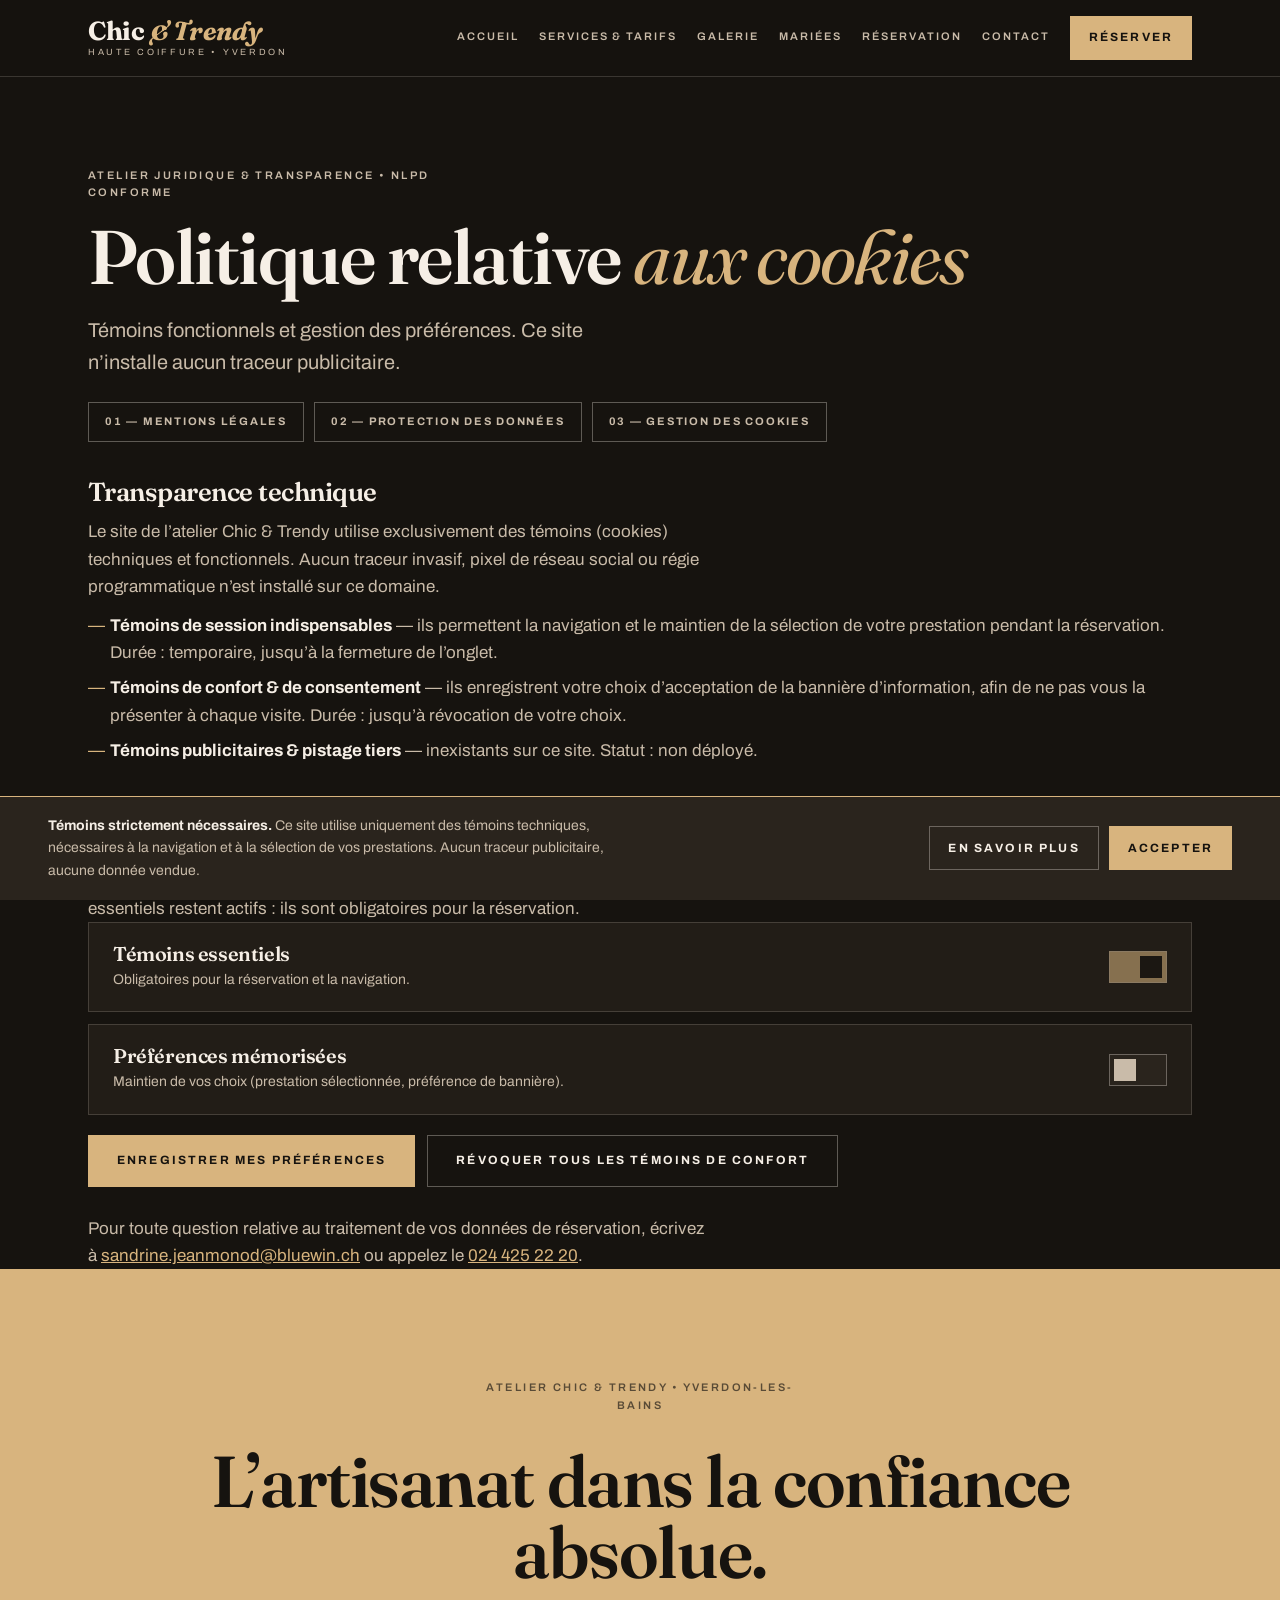
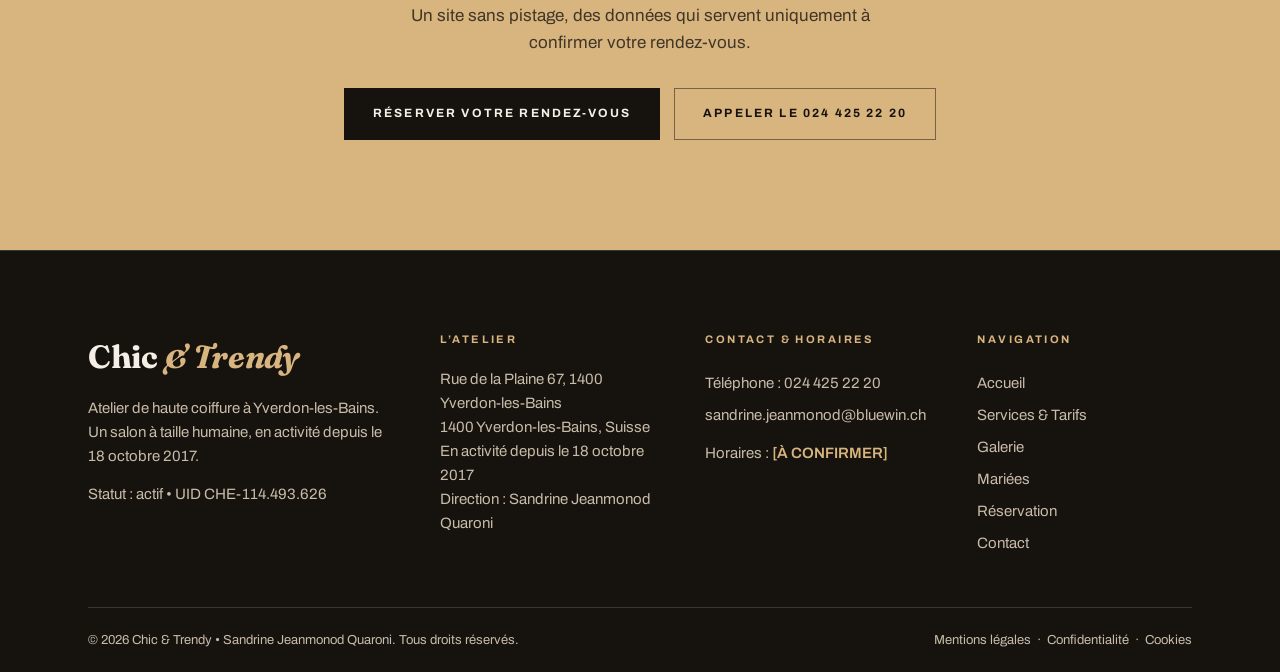
<file: cookies.html>
<!DOCTYPE html>
<html lang="fr"><head><meta charset="utf-8">
<meta name="viewport" content="width=device-width, initial-scale=1">
<title>Politique relative aux cookies &mdash; Chic & Trendy</title>
<meta name="description" content="Politique cookies de Chic & Trendy : témoins techniques uniquement, aucun traceur publicitaire. Gestion des préférences.">
<meta property="og:title" content="Politique relative aux cookies &mdash; Chic & Trendy">
<meta property="og:description" content="Politique cookies de Chic & Trendy : témoins techniques uniquement, aucun traceur publicitaire. Gestion des préférences.">
<meta property="og:type" content="website">
<link rel="stylesheet" href="assets/css/main.css">
<script type="application/ld+json">
{"@context":"https://schema.org","@type":"HairSalon","name":"Chic & Trendy",
"address":{"@type":"PostalAddress","streetAddress":"Rue de la Plaine 67","postalCode":"1400","addressLocality":"Yverdon-les-Bains","addressRegion":"Vaud","addressCountry":"CH"},
"telephone":"+41 24 425 22 20","email":"sandrine.jeanmonod@bluewin.ch",
"founder":{"@type":"Person","name":"Sandrine Jeanmonod Quaroni"},
"foundingDate":"2017-10-18",
"aggregateRating":{"@type":"AggregateRating","ratingValue":"5","bestRating":"5","reviewCount":"3"},
"url":"https://chic-trendy-yverdon-proposal.vercel.app"}
</script>
</head><body>
<a class="skip-link" href="#main" style="position:absolute;left:-9999px">Aller au contenu</a>
<header class="site-header"><div class="header-in">
<a class="brand" href="index.html"><span class="brand-name">Chic <em>&amp; Trendy</em></span><span class="brand-sub">HAUTE COIFFURE &bull; YVERDON</span></a>
<button class="burger" id="burger" aria-expanded="false" aria-controls="main-nav" aria-label="Ouvrir le menu"><span></span><span></span><span></span></button>
<nav class="main-nav" id="main-nav" aria-label="Navigation principale"><a class="nav-link" href="index.html">Accueil</a><a class="nav-link" href="services.html">Services & Tarifs</a><a class="nav-link" href="galerie.html">Galerie</a><a class="nav-link" href="mariees.html">Mariées</a><a class="nav-link" href="reservation.html">Réservation</a><a class="nav-link" href="contact.html">Contact</a>
<a class="header-phone" href="tel:0244252220">024 425 22 20</a>
<a class="btn btn-primary btn-sm" href="reservation.html">R&eacute;server</a></nav>
</div></header>
<main id="main">
<section class="hero legal" style="padding-bottom:0"><div class="wrap">
<p class="eyebrow">Atelier juridique &amp; transparence &bull; nLPD conforme</p>
<h1 style="font-size:clamp(44px,6vw,76px)">Politique relative <em>aux cookies</em></h1>
<p class="hero-sub">T&eacute;moins fonctionnels et gestion des pr&eacute;f&eacute;rences. Ce site n&rsquo;installe aucun traceur publicitaire.</p>
<div class="anchor-nav">
<a href="mentions-legales.html">01 &mdash; Mentions l&eacute;gales</a>
<a href="confidentialite.html">02 &mdash; Protection des donn&eacute;es</a>
<a href="cookies.html">03 &mdash; Gestion des cookies</a></div>
<h3>Transparence technique</h3>
<p>Le site de l&rsquo;atelier Chic &amp; Trendy utilise exclusivement des t&eacute;moins (cookies) techniques et fonctionnels. Aucun traceur invasif, pixel de r&eacute;seau social ou r&eacute;gie programmatique n&rsquo;est install&eacute; sur ce domaine.</p>
<ul>
<li><strong style="color:var(--ink)">T&eacute;moins de session indispensables</strong> &mdash; ils permettent la navigation et le maintien de la s&eacute;lection de votre prestation pendant la r&eacute;servation. Dur&eacute;e : temporaire, jusqu&rsquo;&agrave; la fermeture de l&rsquo;onglet.</li>
<li><strong style="color:var(--ink)">T&eacute;moins de confort &amp; de consentement</strong> &mdash; ils enregistrent votre choix d&rsquo;acceptation de la banni&egrave;re d&rsquo;information, afin de ne pas vous la pr&eacute;senter &agrave; chaque visite. Dur&eacute;e : jusqu&rsquo;&agrave; r&eacute;vocation de votre choix.</li>
<li><strong style="color:var(--ink)">T&eacute;moins publicitaires &amp; pistage tiers</strong> &mdash; inexistants sur ce site. Statut : non d&eacute;ploy&eacute;.</li>
</ul>
<h3>Gestion &amp; r&eacute;vocation</h3>
<p>Vous pouvez &agrave; tout instant r&eacute;voquer votre consentement pour les t&eacute;moins non indispensables ou r&eacute;initialiser vos pr&eacute;f&eacute;rences ci-dessous. Les t&eacute;moins essentiels restent actifs : ils sont obligatoires pour la r&eacute;servation.</p>
<div class="toggle-row"><div><h3>T&eacute;moins essentiels</h3><p>Obligatoires pour la r&eacute;servation et la navigation.</p></div>
<label class="switch"><input type="checkbox" checked disabled aria-label="T&eacute;moins essentiels, toujours actifs"><span class="track"></span></label></div>
<div class="toggle-row"><div><h3>Pr&eacute;f&eacute;rences m&eacute;moris&eacute;es</h3><p>Maintien de vos choix (prestation s&eacute;lectionn&eacute;e, pr&eacute;f&eacute;rence de banni&egrave;re).</p></div>
<label class="switch"><input type="checkbox" id="pref-cookies" aria-label="Pr&eacute;f&eacute;rences m&eacute;moris&eacute;es"><span class="track"></span></label></div>
<div style="display:flex;gap:12px;flex-wrap:wrap;margin-top:20px">
<button class="btn btn-primary" type="button" id="save-prefs">Enregistrer mes pr&eacute;f&eacute;rences</button>
<button class="btn btn-ghost" type="button" id="revoke-cookies">R&eacute;voquer tous les t&eacute;moins de confort</button>
</div>
<p style="margin-top:28px">Pour toute question relative au traitement de vos donn&eacute;es de r&eacute;servation, &eacute;crivez &agrave; <a href="mailto:sandrine.jeanmonod@bluewin.ch" style="color:var(--champagne)">sandrine.jeanmonod@bluewin.ch</a> ou appelez le <a href="tel:0244252220" style="color:var(--champagne)">024 425 22 20</a>.</p>
</div></section>
<div class="cta-band"><div class="wrap" data-reveal>
<p class="eyebrow">Atelier Chic &amp; Trendy &bull; Yverdon-les-Bains</p><h2>L&rsquo;artisanat dans la confiance absolue.</h2><p>Un site sans pistage, des donn&eacute;es qui servent uniquement &agrave; confirmer votre rendez-vous.</p>
<div class="btn-row"><a class="btn btn-dark" href="reservation.html">R&eacute;server votre rendez-vous</a>
<a class="btn btn-ghost" href="tel:0244252220">Appeler le 024 425 22 20</a></div></div></div></main>
<footer class="site-footer"><div class="wrap">
<div class="foot-grid">
<div class="foot-brand"><span class="brand-name">Chic <em>&amp; Trendy</em></span>
<p style="margin-top:14px">Atelier de haute coiffure &agrave; Yverdon-les-Bains. Un salon &agrave; taille humaine, en activit&eacute; depuis le 18 octobre 2017.</p>
<p style="margin-top:14px">Statut : actif &bull; UID CHE-114.493.626</p></div>
<div><h4>L&rsquo;atelier</h4><address>Rue de la Plaine 67, 1400 Yverdon-les-Bains<br>1400 Yverdon-les-Bains, Suisse<br>En activit&eacute; depuis le 18 octobre 2017<br>Direction : Sandrine Jeanmonod Quaroni</address></div>
<div><h4>Contact &amp; horaires</h4>
<a href="tel:0244252220">T&eacute;l&eacute;phone : 024 425 22 20</a><a href="mailto:sandrine.jeanmonod@bluewin.ch">sandrine.jeanmonod@bluewin.ch</a>
<p style="margin-top:10px">Horaires : <span class="aconfirm">[&Agrave; CONFIRMER]</span></p></div>
<div><h4>Navigation</h4>
<a href="index.html">Accueil</a><a href="services.html">Services &amp; Tarifs</a><a href="galerie.html">Galerie</a><a href="mariees.html">Mari&eacute;es</a><a href="reservation.html">R&eacute;servation</a><a href="contact.html">Contact</a></div>
</div>
<div class="foot-bottom"><span>&copy; <span id="foot-year">2026</span> Chic & Trendy &bull; Sandrine Jeanmonod Quaroni. Tous droits r&eacute;serv&eacute;s.</span>
<span><a href="mentions-legales.html">Mentions l&eacute;gales</a> &nbsp;&middot;&nbsp; <a href="confidentialite.html">Confidentialit&eacute;</a> &nbsp;&middot;&nbsp; <a href="cookies.html">Cookies</a></span></div>
</div></footer>
<a class="sticky-cta" href="reservation.html">R&eacute;server &mdash; 024 425 22 20</a>
<div class="cookie-banner" id="cookie-banner" role="dialog" aria-label="T&eacute;moins de navigation">
<p><b>T&eacute;moins strictement n&eacute;cessaires.</b> Ce site utilise uniquement des t&eacute;moins techniques, n&eacute;cessaires &agrave; la navigation et &agrave; la s&eacute;lection de vos prestations. Aucun traceur publicitaire, aucune donn&eacute;e vendue.</p>
<div class="btn-row"><a class="btn btn-ghost btn-sm" href="cookies.html">En savoir plus</a><button class="btn btn-primary btn-sm" id="cookie-accept" type="button">Accepter</button></div>
</div>
<script src="assets/js/site.js" defer></script>
</body></html>
</file>
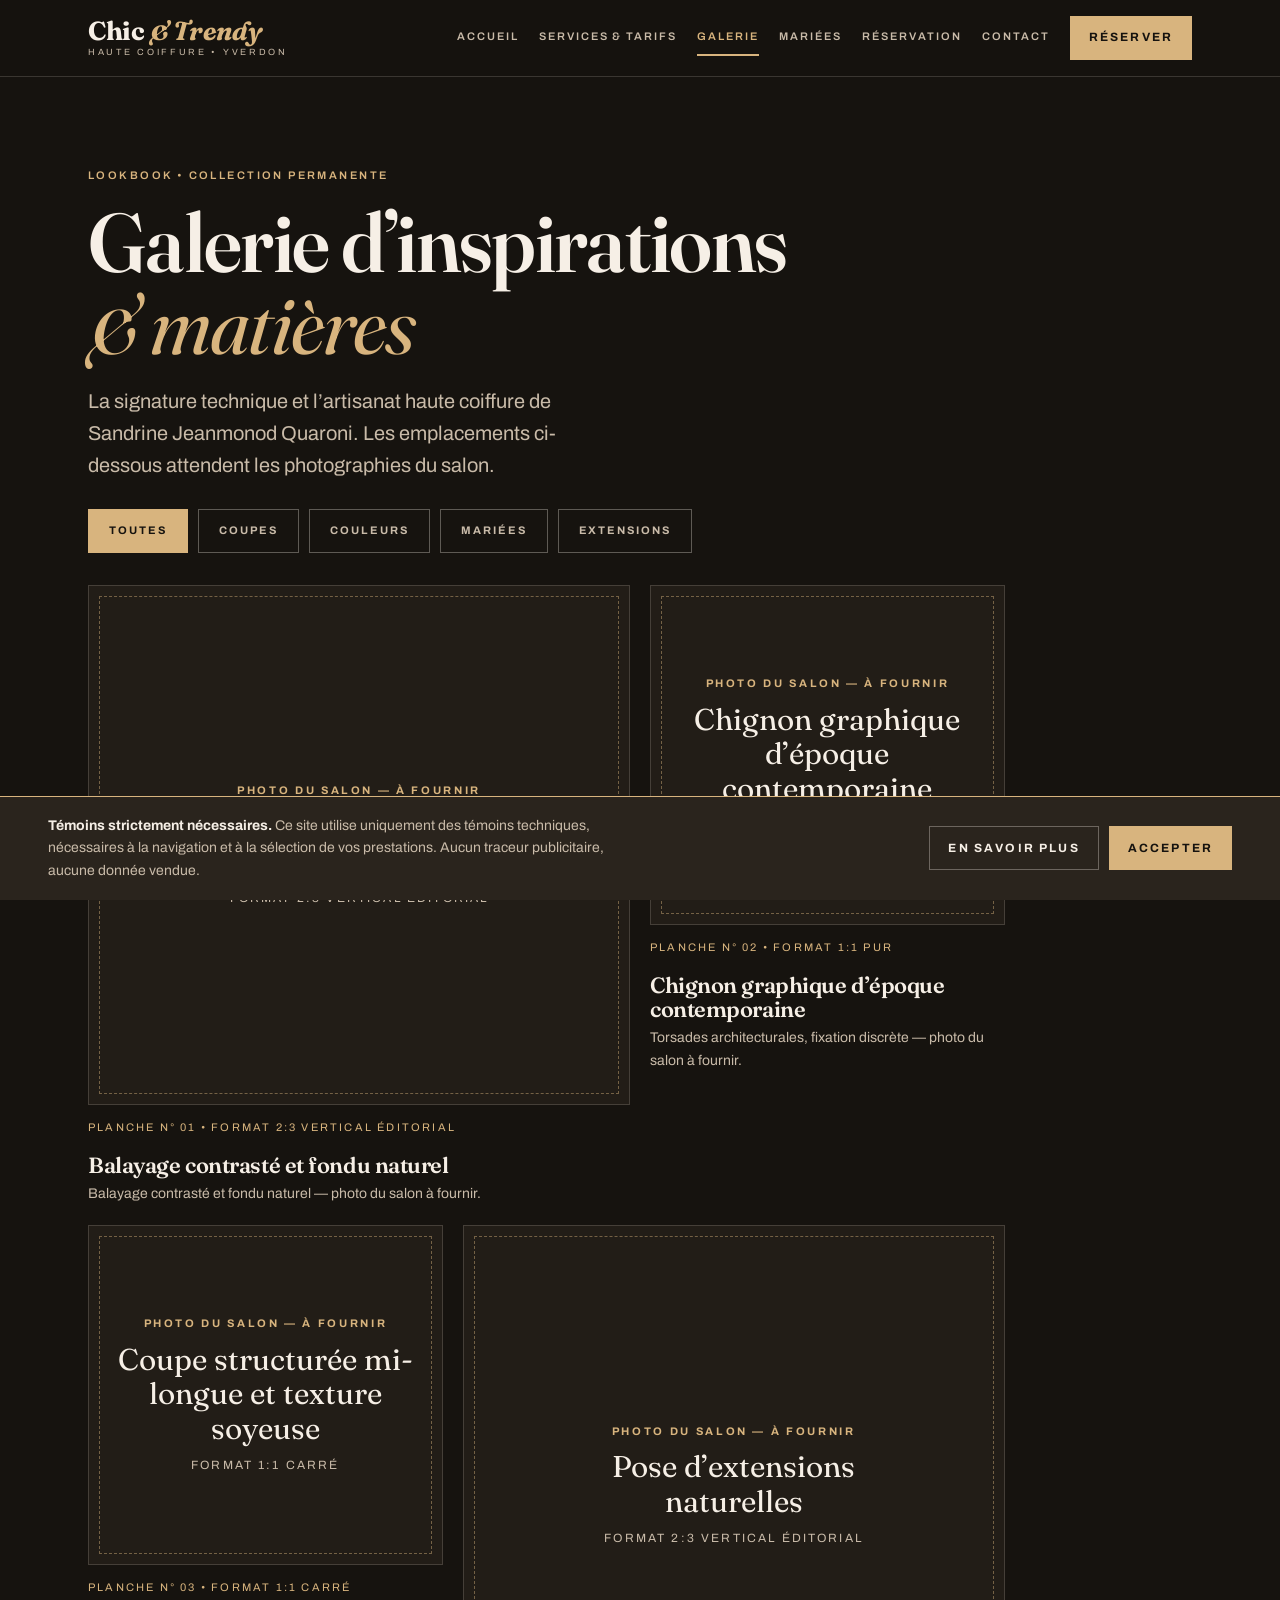
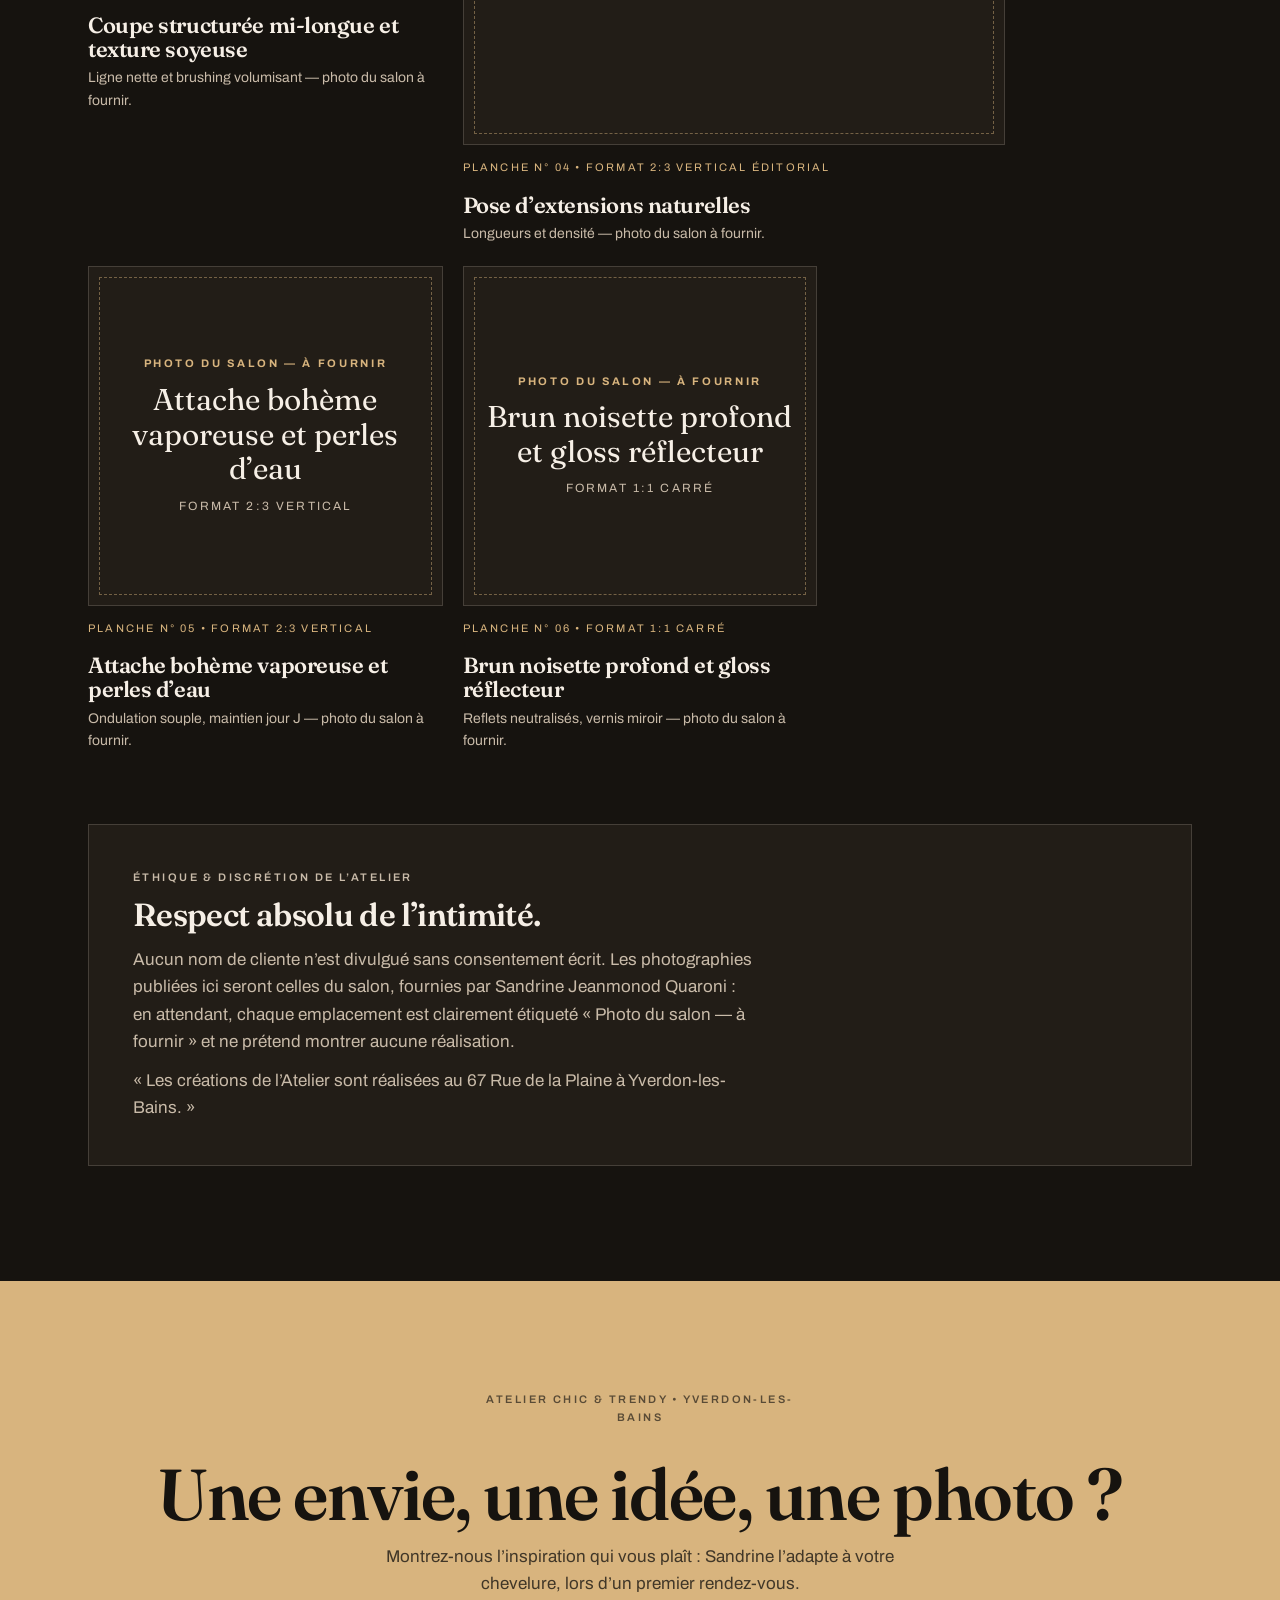
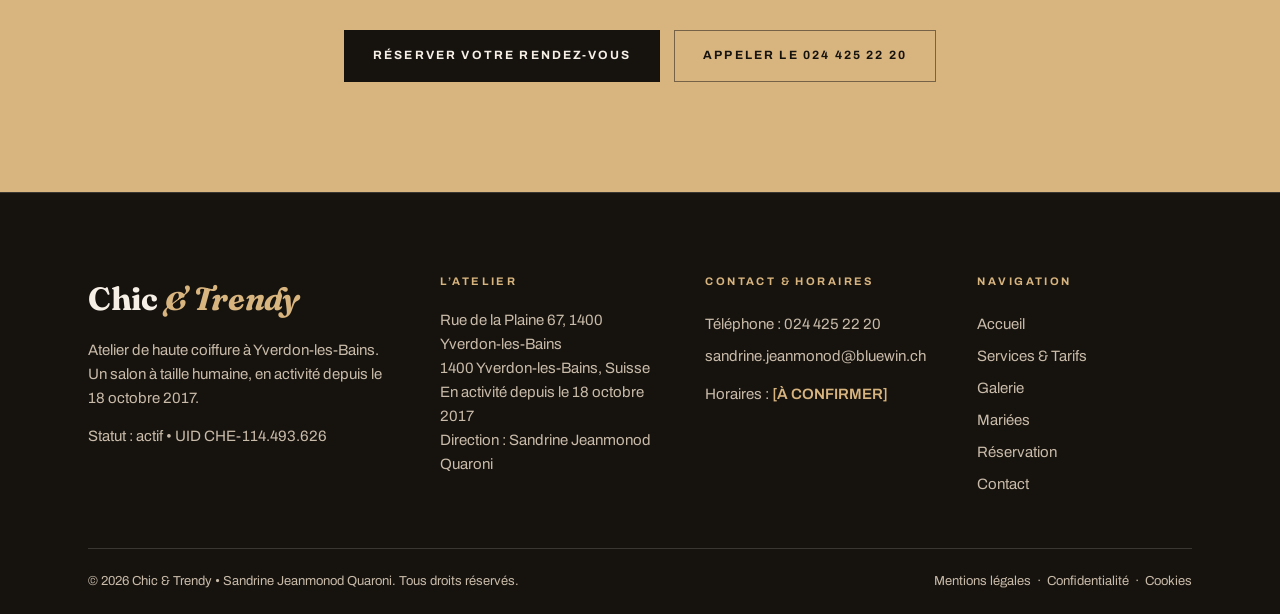
<file: galerie.html>
<!DOCTYPE html>
<html lang="fr"><head><meta charset="utf-8">
<meta name="viewport" content="width=device-width, initial-scale=1">
<title>Galerie &mdash; Chic & Trendy</title>
<meta name="description" content="Galerie d'inspirations de Chic & Trendy, salon de coiffure à Yverdon-les-Bains. Coupes, couleurs, mariées, extensions.">
<meta property="og:title" content="Galerie &mdash; Chic & Trendy">
<meta property="og:description" content="Galerie d'inspirations de Chic & Trendy, salon de coiffure à Yverdon-les-Bains. Coupes, couleurs, mariées, extensions.">
<meta property="og:type" content="website">
<link rel="stylesheet" href="assets/css/main.css">
<script type="application/ld+json">
{"@context":"https://schema.org","@type":"HairSalon","name":"Chic & Trendy",
"address":{"@type":"PostalAddress","streetAddress":"Rue de la Plaine 67","postalCode":"1400","addressLocality":"Yverdon-les-Bains","addressRegion":"Vaud","addressCountry":"CH"},
"telephone":"+41 24 425 22 20","email":"sandrine.jeanmonod@bluewin.ch",
"founder":{"@type":"Person","name":"Sandrine Jeanmonod Quaroni"},
"foundingDate":"2017-10-18",
"aggregateRating":{"@type":"AggregateRating","ratingValue":"5","bestRating":"5","reviewCount":"3"},
"url":"https://chic-trendy-yverdon-proposal.vercel.app"}
</script>
</head><body>
<a class="skip-link" href="#main" style="position:absolute;left:-9999px">Aller au contenu</a>
<header class="site-header"><div class="header-in">
<a class="brand" href="index.html"><span class="brand-name">Chic <em>&amp; Trendy</em></span><span class="brand-sub">HAUTE COIFFURE &bull; YVERDON</span></a>
<button class="burger" id="burger" aria-expanded="false" aria-controls="main-nav" aria-label="Ouvrir le menu"><span></span><span></span><span></span></button>
<nav class="main-nav" id="main-nav" aria-label="Navigation principale"><a class="nav-link" href="index.html">Accueil</a><a class="nav-link" href="services.html">Services & Tarifs</a><a class="nav-link" href="galerie.html" aria-current="page">Galerie</a><a class="nav-link" href="mariees.html">Mariées</a><a class="nav-link" href="reservation.html">Réservation</a><a class="nav-link" href="contact.html">Contact</a>
<a class="header-phone" href="tel:0244252220">024 425 22 20</a>
<a class="btn btn-primary btn-sm" href="reservation.html">R&eacute;server</a></nav>
</div></header>
<main id="main">
<section class="hero" style="padding-bottom:0"><div class="wrap">
<p class="eyebrow">Lookbook &bull; Collection permanente</p>
<h1 style="font-size:clamp(48px,6.5vw,84px)">Galerie d&rsquo;inspirations<br><em>&amp; mati&egrave;res</em></h1>
<p class="hero-sub">La signature technique et l&rsquo;artisanat haute coiffure de Sandrine Jeanmonod Quaroni. Les emplacements ci-dessous attendent les photographies du salon.</p>
<div class="filters" role="group" aria-label="Filtrer la galerie">
<button class="filter-btn" type="button" data-filter="toutes" aria-pressed="true">Toutes</button>
<button class="filter-btn" type="button" data-filter="coupes" aria-pressed="false">Coupes</button>
<button class="filter-btn" type="button" data-filter="couleurs" aria-pressed="false">Couleurs</button>
<button class="filter-btn" type="button" data-filter="mariees" aria-pressed="false">Mari&eacute;es</button>
<button class="filter-btn" type="button" data-filter="extensions" aria-pressed="false">Extensions</button>
</div></div></section>

<section style="padding-top:0"><div class="wrap">
<div class="gallery">
<article class="g-tile wide" data-cat="couleurs" data-reveal>
<div class="ph ph-tall"><span class="ph-tag">Photo du salon &mdash; &agrave; fournir</span><span class="ph-title">Balayage contrast&eacute; et fondu naturel</span><span class="ph-sub">Format 2:3 vertical &eacute;ditorial</span></div>
<span class="g-planche">Planche N&deg; 01 &bull; Format 2:3 vertical &eacute;ditorial</span>
<h3>Balayage contrast&eacute; et fondu naturel</h3><p class="g-cap">Balayage contrast&eacute; et fondu naturel &mdash; photo du salon &agrave; fournir.</p></article><article class="g-tile" data-cat="mariees" data-reveal>
<div class="ph ph-sq"><span class="ph-tag">Photo du salon &mdash; &agrave; fournir</span><span class="ph-title">Chignon graphique d&rsquo;&eacute;poque contemporaine</span><span class="ph-sub">Format 1:1 pur</span></div>
<span class="g-planche">Planche N&deg; 02 &bull; Format 1:1 pur</span>
<h3>Chignon graphique d&rsquo;&eacute;poque contemporaine</h3><p class="g-cap">Torsades architecturales, fixation discr&egrave;te &mdash; photo du salon &agrave; fournir.</p></article><article class="g-tile" data-cat="coupes" data-reveal>
<div class="ph ph-sq"><span class="ph-tag">Photo du salon &mdash; &agrave; fournir</span><span class="ph-title">Coupe structur&eacute;e mi-longue et texture soyeuse</span><span class="ph-sub">Format 1:1 carr&eacute;</span></div>
<span class="g-planche">Planche N&deg; 03 &bull; Format 1:1 carr&eacute;</span>
<h3>Coupe structur&eacute;e mi-longue et texture soyeuse</h3><p class="g-cap">Ligne nette et brushing volumisant &mdash; photo du salon &agrave; fournir.</p></article><article class="g-tile wide" data-cat="extensions" data-reveal>
<div class="ph ph-tall"><span class="ph-tag">Photo du salon &mdash; &agrave; fournir</span><span class="ph-title">Pose d&rsquo;extensions naturelles</span><span class="ph-sub">Format 2:3 vertical &eacute;ditorial</span></div>
<span class="g-planche">Planche N&deg; 04 &bull; Format 2:3 vertical &eacute;ditorial</span>
<h3>Pose d&rsquo;extensions naturelles</h3><p class="g-cap">Longueurs et densit&eacute; &mdash; photo du salon &agrave; fournir.</p></article><article class="g-tile" data-cat="mariees" data-reveal>
<div class="ph ph-sq"><span class="ph-tag">Photo du salon &mdash; &agrave; fournir</span><span class="ph-title">Attache boh&egrave;me vaporeuse et perles d&rsquo;eau</span><span class="ph-sub">Format 2:3 vertical</span></div>
<span class="g-planche">Planche N&deg; 05 &bull; Format 2:3 vertical</span>
<h3>Attache boh&egrave;me vaporeuse et perles d&rsquo;eau</h3><p class="g-cap">Ondulation souple, maintien jour J &mdash; photo du salon &agrave; fournir.</p></article><article class="g-tile" data-cat="couleurs" data-reveal>
<div class="ph ph-sq"><span class="ph-tag">Photo du salon &mdash; &agrave; fournir</span><span class="ph-title">Brun noisette profond et gloss r&eacute;flecteur</span><span class="ph-sub">Format 1:1 carr&eacute;</span></div>
<span class="g-planche">Planche N&deg; 06 &bull; Format 1:1 carr&eacute;</span>
<h3>Brun noisette profond et gloss r&eacute;flecteur</h3><p class="g-cap">Reflets neutralis&eacute;s, vernis miroir &mdash; photo du salon &agrave; fournir.</p></article>
</div>
<div class="ethics" data-reveal>
<p class="eyebrow">&Eacute;thique &amp; discr&eacute;tion de l&rsquo;atelier</p>
<h3>Respect absolu de l&rsquo;intimit&eacute;.</h3>
<p>Aucun nom de cliente n&rsquo;est divulgu&eacute; sans consentement &eacute;crit. Les photographies publi&eacute;es ici seront celles du salon, fournies par Sandrine Jeanmonod Quaroni : en attendant, chaque emplacement est clairement &eacute;tiquet&eacute; &laquo;&nbsp;Photo du salon &mdash; &agrave; fournir&nbsp;&raquo; et ne pr&eacute;tend montrer aucune r&eacute;alisation.</p>
<p style="margin-top:12px">&laquo;&nbsp;Les cr&eacute;ations de l&rsquo;Atelier sont r&eacute;alis&eacute;es au 67 Rue de la Plaine &agrave; Yverdon-les-Bains.&nbsp;&raquo;</p>
</div></div></section>
<div class="cta-band"><div class="wrap" data-reveal>
<p class="eyebrow">Atelier Chic &amp; Trendy &bull; Yverdon-les-Bains</p><h2>Une envie, une id&eacute;e, une photo&nbsp;?</h2><p>Montrez-nous l&rsquo;inspiration qui vous pla&icirc;t : Sandrine l&rsquo;adapte &agrave; votre chevelure, lors d&rsquo;un premier rendez-vous.</p>
<div class="btn-row"><a class="btn btn-dark" href="reservation.html">R&eacute;server votre rendez-vous</a>
<a class="btn btn-ghost" href="tel:0244252220">Appeler le 024 425 22 20</a></div></div></div></main>
<footer class="site-footer"><div class="wrap">
<div class="foot-grid">
<div class="foot-brand"><span class="brand-name">Chic <em>&amp; Trendy</em></span>
<p style="margin-top:14px">Atelier de haute coiffure &agrave; Yverdon-les-Bains. Un salon &agrave; taille humaine, en activit&eacute; depuis le 18 octobre 2017.</p>
<p style="margin-top:14px">Statut : actif &bull; UID CHE-114.493.626</p></div>
<div><h4>L&rsquo;atelier</h4><address>Rue de la Plaine 67, 1400 Yverdon-les-Bains<br>1400 Yverdon-les-Bains, Suisse<br>En activit&eacute; depuis le 18 octobre 2017<br>Direction : Sandrine Jeanmonod Quaroni</address></div>
<div><h4>Contact &amp; horaires</h4>
<a href="tel:0244252220">T&eacute;l&eacute;phone : 024 425 22 20</a><a href="mailto:sandrine.jeanmonod@bluewin.ch">sandrine.jeanmonod@bluewin.ch</a>
<p style="margin-top:10px">Horaires : <span class="aconfirm">[&Agrave; CONFIRMER]</span></p></div>
<div><h4>Navigation</h4>
<a href="index.html">Accueil</a><a href="services.html">Services &amp; Tarifs</a><a href="galerie.html">Galerie</a><a href="mariees.html">Mari&eacute;es</a><a href="reservation.html">R&eacute;servation</a><a href="contact.html">Contact</a></div>
</div>
<div class="foot-bottom"><span>&copy; <span id="foot-year">2026</span> Chic & Trendy &bull; Sandrine Jeanmonod Quaroni. Tous droits r&eacute;serv&eacute;s.</span>
<span><a href="mentions-legales.html">Mentions l&eacute;gales</a> &nbsp;&middot;&nbsp; <a href="confidentialite.html">Confidentialit&eacute;</a> &nbsp;&middot;&nbsp; <a href="cookies.html">Cookies</a></span></div>
</div></footer>
<a class="sticky-cta" href="reservation.html">R&eacute;server &mdash; 024 425 22 20</a>
<div class="cookie-banner" id="cookie-banner" role="dialog" aria-label="T&eacute;moins de navigation">
<p><b>T&eacute;moins strictement n&eacute;cessaires.</b> Ce site utilise uniquement des t&eacute;moins techniques, n&eacute;cessaires &agrave; la navigation et &agrave; la s&eacute;lection de vos prestations. Aucun traceur publicitaire, aucune donn&eacute;e vendue.</p>
<div class="btn-row"><a class="btn btn-ghost btn-sm" href="cookies.html">En savoir plus</a><button class="btn btn-primary btn-sm" id="cookie-accept" type="button">Accepter</button></div>
</div>
<script src="assets/js/site.js" defer></script>
</body></html>
</file>
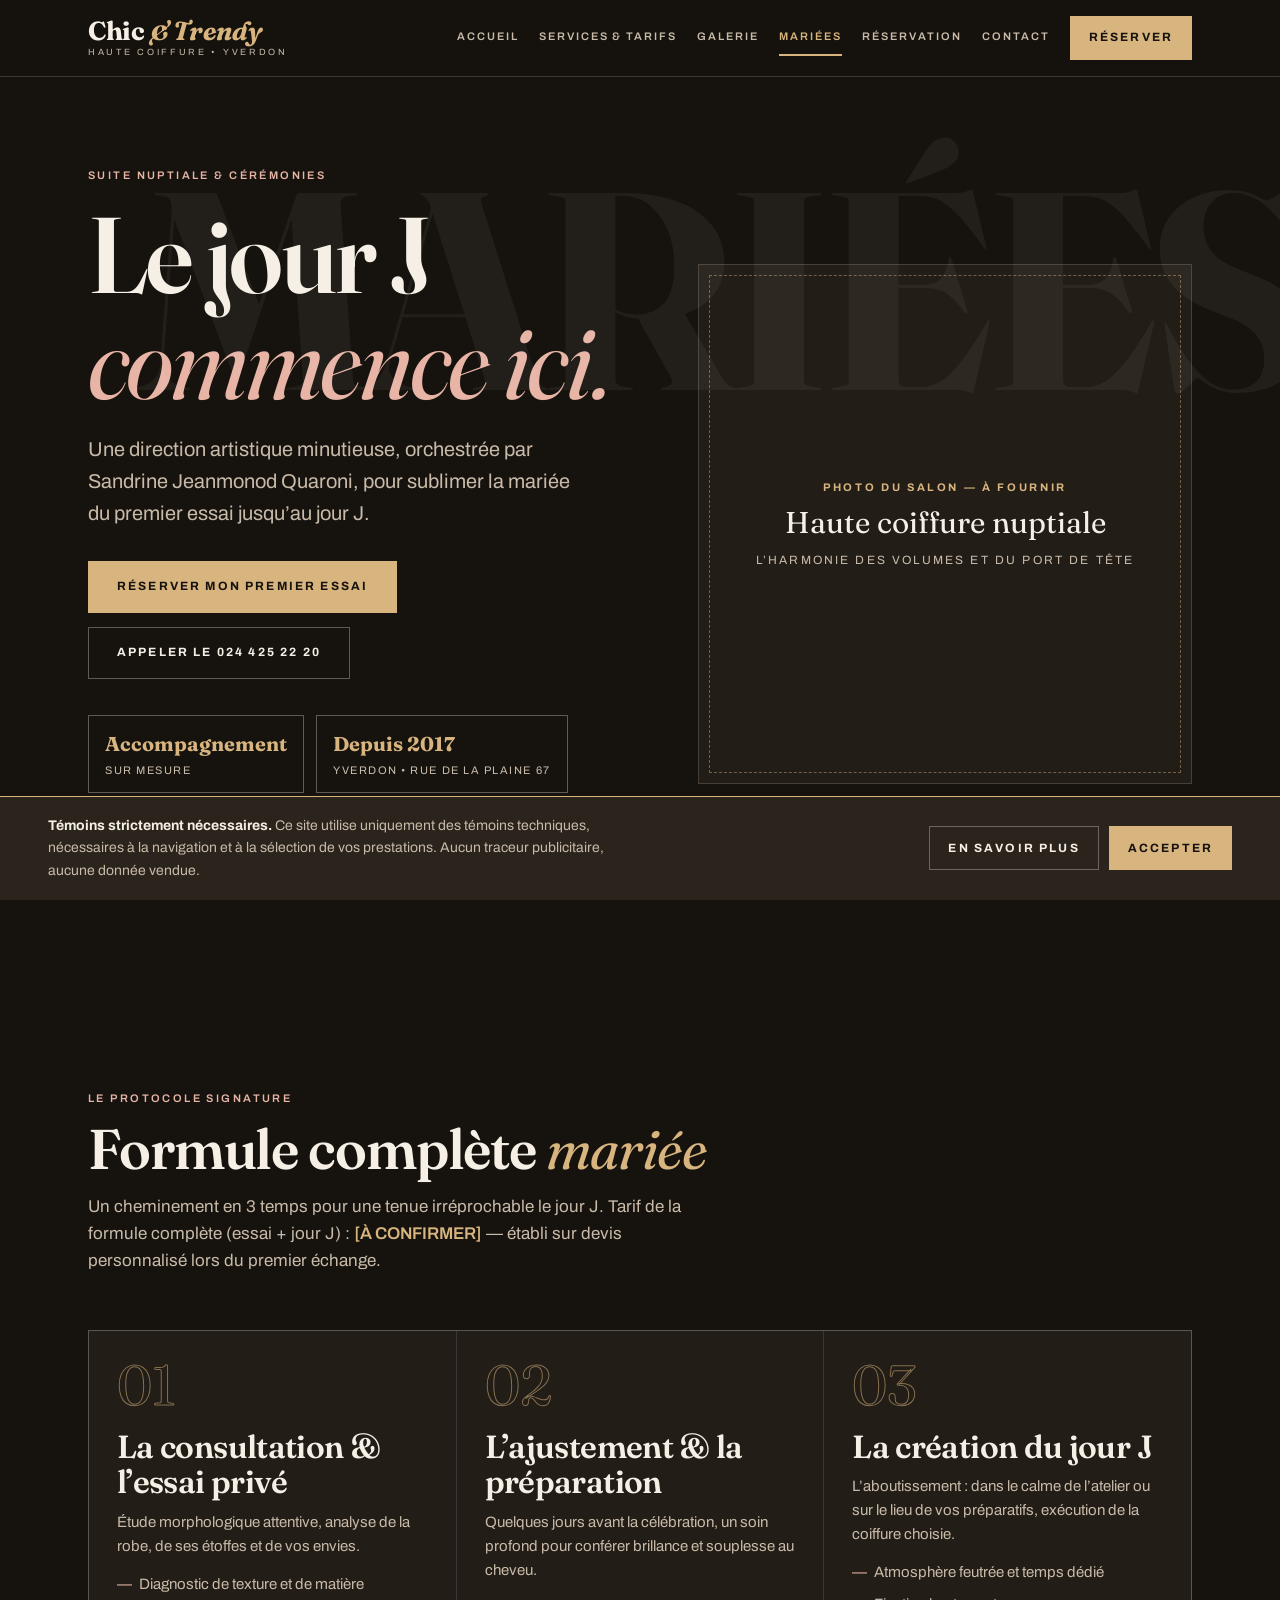
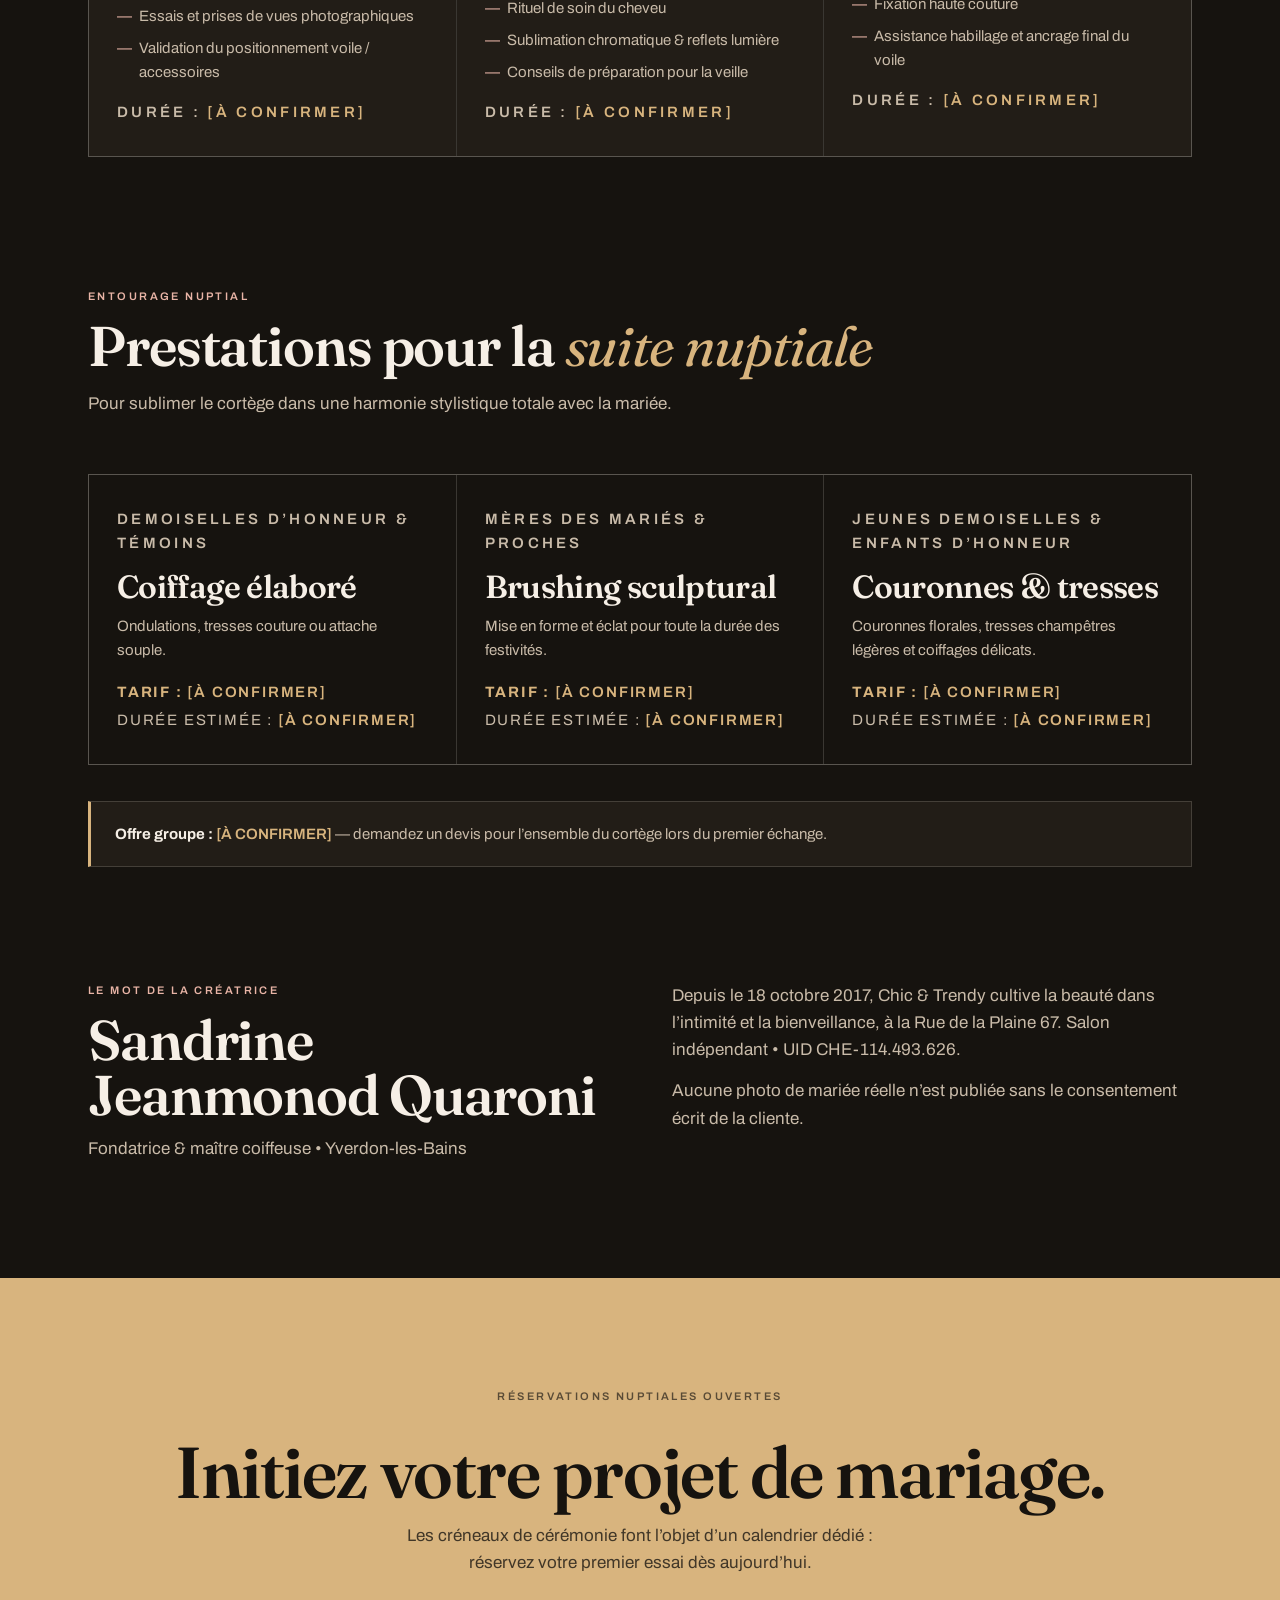
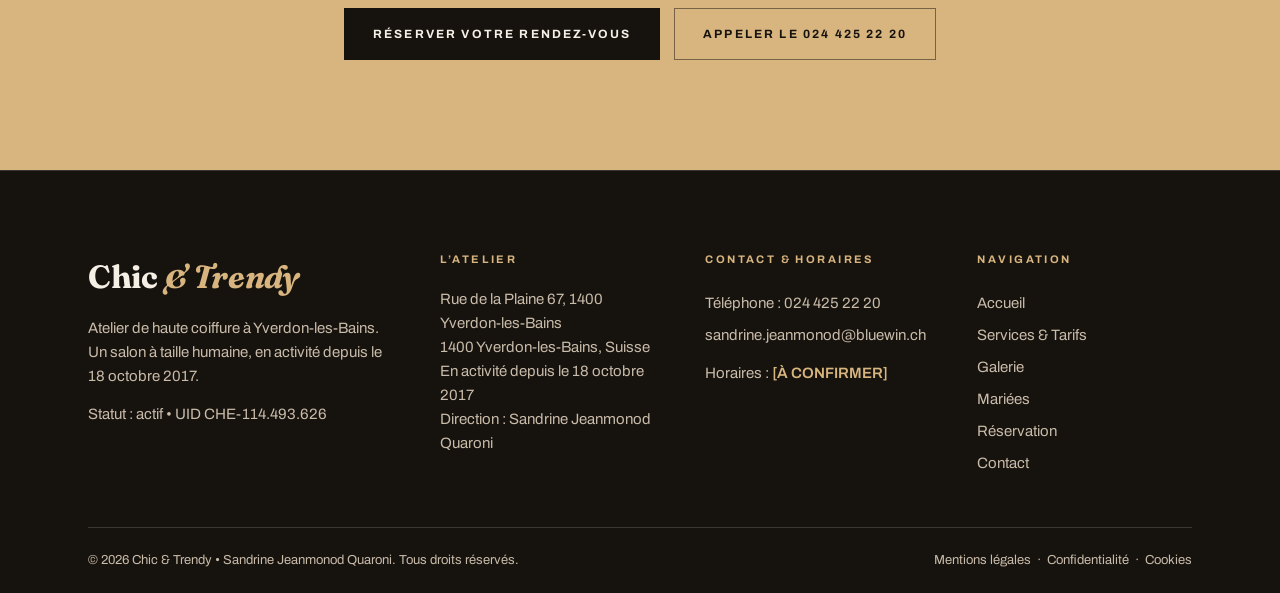
<file: mariees.html>
<!DOCTYPE html>
<html lang="fr"><head><meta charset="utf-8">
<meta name="viewport" content="width=device-width, initial-scale=1">
<title>Mariées &mdash; Chic & Trendy</title>
<meta name="description" content="Coiffures de mariées à Yverdon-les-Bains : essai privé et coiffure du jour J par Sandrine Jeanmonod Quaroni, salon Chic & Trendy.">
<meta property="og:title" content="Mariées &mdash; Chic & Trendy">
<meta property="og:description" content="Coiffures de mariées à Yverdon-les-Bains : essai privé et coiffure du jour J par Sandrine Jeanmonod Quaroni, salon Chic & Trendy.">
<meta property="og:type" content="website">
<link rel="stylesheet" href="assets/css/main.css">
<script type="application/ld+json">
{"@context":"https://schema.org","@type":"HairSalon","name":"Chic & Trendy",
"address":{"@type":"PostalAddress","streetAddress":"Rue de la Plaine 67","postalCode":"1400","addressLocality":"Yverdon-les-Bains","addressRegion":"Vaud","addressCountry":"CH"},
"telephone":"+41 24 425 22 20","email":"sandrine.jeanmonod@bluewin.ch",
"founder":{"@type":"Person","name":"Sandrine Jeanmonod Quaroni"},
"foundingDate":"2017-10-18",
"aggregateRating":{"@type":"AggregateRating","ratingValue":"5","bestRating":"5","reviewCount":"3"},
"url":"https://chic-trendy-yverdon-proposal.vercel.app"}
</script>
</head><body class="mariees">
<a class="skip-link" href="#main" style="position:absolute;left:-9999px">Aller au contenu</a>
<header class="site-header"><div class="header-in">
<a class="brand" href="index.html"><span class="brand-name">Chic <em>&amp; Trendy</em></span><span class="brand-sub">HAUTE COIFFURE &bull; YVERDON</span></a>
<button class="burger" id="burger" aria-expanded="false" aria-controls="main-nav" aria-label="Ouvrir le menu"><span></span><span></span><span></span></button>
<nav class="main-nav" id="main-nav" aria-label="Navigation principale"><a class="nav-link" href="index.html">Accueil</a><a class="nav-link" href="services.html">Services & Tarifs</a><a class="nav-link" href="galerie.html">Galerie</a><a class="nav-link" href="mariees.html" aria-current="page">Mariées</a><a class="nav-link" href="reservation.html">Réservation</a><a class="nav-link" href="contact.html">Contact</a>
<a class="header-phone" href="tel:0244252220">024 425 22 20</a>
<a class="btn btn-primary btn-sm" href="reservation.html">R&eacute;server</a></nav>
</div></header>
<main id="main">
<section class="hero"><div class="wrap hero-grid">
<div>
<p class="eyebrow blush">Suite nuptiale &amp; c&eacute;r&eacute;monies</p>
<h1>Le jour J<br><em>commence ici.</em></h1>
<p class="hero-sub">Une direction artistique minutieuse, orchestr&eacute;e par Sandrine Jeanmonod Quaroni, pour sublimer la mari&eacute;e du premier essai jusqu&rsquo;au jour J.</p>
<div class="hero-ctas"><a class="btn btn-primary" href="reservation.html?prestation=mariee">R&eacute;server mon premier essai</a>
<a class="btn btn-ghost" href="tel:0244252220">Appeler le 024 425 22 20</a></div>
<div class="hero-chips">
<div class="chip"><b>Accompagnement</b><span>Sur mesure</span></div>
<div class="chip"><b>Depuis 2017</b><span>Yverdon &bull; Rue de la Plaine 67</span></div>
<div class="chip"><b>Formule</b><span class="aconfirm">[&Agrave; CONFIRMER]</span></div>
</div></div>
<div class="hero-media"><div class="ph ph-tall"><span class="ph-tag">Photo du salon &mdash; &agrave; fournir</span><span class="ph-title">Haute coiffure nuptiale</span><span class="ph-sub">L&rsquo;harmonie des volumes et du port de t&ecirc;te</span></div>
</div></div><span class="hero-ghost" aria-hidden="true">MARI&Eacute;ES</span></section>

<section><div class="wrap">
<div class="sec-head" data-reveal><p class="eyebrow blush">Le protocole signature</p><h2>Formule compl&egrave;te <em>mari&eacute;e</em></h2>
<p>Un cheminement en 3 temps pour une tenue irr&eacute;prochable le jour J. Tarif de la formule compl&egrave;te (essai + jour J) : <span class="aconfirm">[&Agrave; CONFIRMER]</span> &mdash; &eacute;tabli sur devis personnalis&eacute; lors du premier &eacute;change.</p></div>
<div class="steps">
<div class="step" data-reveal><span class="sec-num">01</span><h3>La consultation &amp; l&rsquo;essai priv&eacute;</h3>
<p>&Eacute;tude morphologique attentive, analyse de la robe, de ses &eacute;toffes et de vos envies.</p>
<ul><li>Diagnostic de texture et de mati&egrave;re</li><li>Essais et prises de vues photographiques</li><li>Validation du positionnement voile / accessoires</li></ul>
<p style="margin-top:16px" class="label">Dur&eacute;e : <span class="aconfirm">[&Agrave; CONFIRMER]</span></p></div>
<div class="step" data-reveal><span class="sec-num">02</span><h3>L&rsquo;ajustement &amp; la pr&eacute;paration</h3>
<p>Quelques jours avant la c&eacute;l&eacute;bration, un soin profond pour conf&eacute;rer brillance et souplesse au cheveu.</p>
<ul><li>Rituel de soin du cheveu</li><li>Sublimation chromatique &amp; reflets lumi&egrave;re</li><li>Conseils de pr&eacute;paration pour la veille</li></ul>
<p style="margin-top:16px" class="label">Dur&eacute;e : <span class="aconfirm">[&Agrave; CONFIRMER]</span></p></div>
<div class="step" data-reveal><span class="sec-num">03</span><h3>La cr&eacute;ation du jour J</h3>
<p>L&rsquo;aboutissement : dans le calme de l&rsquo;atelier ou sur le lieu de vos pr&eacute;paratifs, ex&eacute;cution de la coiffure choisie.</p>
<ul><li>Atmosph&egrave;re feutr&eacute;e et temps d&eacute;di&eacute;</li><li>Fixation haute couture</li><li>Assistance habillage et ancrage final du voile</li></ul>
<p style="margin-top:16px" class="label">Dur&eacute;e : <span class="aconfirm">[&Agrave; CONFIRMER]</span></p></div>
</div></div></section>

<section style="padding-top:0"><div class="wrap">
<div class="sec-head" data-reveal><p class="eyebrow blush">Entourage nuptial</p><h2>Prestations pour la <em>suite nuptiale</em></h2>
<p>Pour sublimer le cort&egrave;ge dans une harmonie stylistique totale avec la mari&eacute;e.</p></div>
<div class="cards">
<div class="card" data-reveal><p class="label">Demoiselles d&rsquo;honneur &amp; t&eacute;moins</p><h3>Coiffage &eacute;labor&eacute;</h3><p>Ondulations, tresses couture ou attache souple.</p><p class="svc-meta"><b>Tarif : <span class="aconfirm">[&Agrave; CONFIRMER]</span></b>Dur&eacute;e estim&eacute;e : <span class="aconfirm">[&Agrave; CONFIRMER]</span></p></div>
<div class="card" data-reveal><p class="label">M&egrave;res des mari&eacute;s &amp; proches</p><h3>Brushing sculptural</h3><p>Mise en forme et &eacute;clat pour toute la dur&eacute;e des festivit&eacute;s.</p><p class="svc-meta"><b>Tarif : <span class="aconfirm">[&Agrave; CONFIRMER]</span></b>Dur&eacute;e estim&eacute;e : <span class="aconfirm">[&Agrave; CONFIRMER]</span></p></div>
<div class="card" data-reveal><p class="label">Jeunes demoiselles &amp; enfants d&rsquo;honneur</p><h3>Couronnes &amp; tresses</h3><p>Couronnes florales, tresses champ&ecirc;tres l&eacute;g&egrave;res et coiffages d&eacute;licats.</p><p class="svc-meta"><b>Tarif : <span class="aconfirm">[&Agrave; CONFIRMER]</span></b>Dur&eacute;e estim&eacute;e : <span class="aconfirm">[&Agrave; CONFIRMER]</span></p></div>
</div>
<div class="note" data-reveal><b>Offre groupe :</b> <span class="aconfirm">[&Agrave; CONFIRMER]</span> &mdash; demandez un devis pour l&rsquo;ensemble du cort&egrave;ge lors du premier &eacute;change.</div>
</div></section>

<section style="padding-top:0"><div class="wrap two-col">
<div data-reveal><p class="eyebrow blush">Le mot de la cr&eacute;atrice</p>
<h2 style="margin-top:14px">Sandrine<br>Jeanmonod Quaroni</h2>
<p style="color:var(--muted);margin-top:12px">Fondatrice &amp; ma&icirc;tre coiffeuse &bull; Yverdon-les-Bains</p></div>
<div data-reveal><p>Depuis le 18 octobre 2017, Chic &amp; Trendy cultive la beaut&eacute; dans l&rsquo;intimit&eacute; et la bienveillance, &agrave; la Rue de la Plaine 67. Salon ind&eacute;pendant &bull; UID CHE-114.493.626.</p>
<p style="margin-top:14px">Aucune photo de mari&eacute;e r&eacute;elle n&rsquo;est publi&eacute;e sans le consentement &eacute;crit de la cliente.</p></div>
</div></section>
<div class="cta-band"><div class="wrap" data-reveal>
<p class="eyebrow">R&eacute;servations nuptiales ouvertes</p><h2>Initiez votre projet de mariage.</h2><p>Les cr&eacute;neaux de c&eacute;r&eacute;monie font l&rsquo;objet d&rsquo;un calendrier d&eacute;di&eacute; : r&eacute;servez votre premier essai d&egrave;s aujourd&rsquo;hui.</p>
<div class="btn-row"><a class="btn btn-dark" href="reservation.html">R&eacute;server votre rendez-vous</a>
<a class="btn btn-ghost" href="tel:0244252220">Appeler le 024 425 22 20</a></div></div></div></main>
<footer class="site-footer"><div class="wrap">
<div class="foot-grid">
<div class="foot-brand"><span class="brand-name">Chic <em>&amp; Trendy</em></span>
<p style="margin-top:14px">Atelier de haute coiffure &agrave; Yverdon-les-Bains. Un salon &agrave; taille humaine, en activit&eacute; depuis le 18 octobre 2017.</p>
<p style="margin-top:14px">Statut : actif &bull; UID CHE-114.493.626</p></div>
<div><h4>L&rsquo;atelier</h4><address>Rue de la Plaine 67, 1400 Yverdon-les-Bains<br>1400 Yverdon-les-Bains, Suisse<br>En activit&eacute; depuis le 18 octobre 2017<br>Direction : Sandrine Jeanmonod Quaroni</address></div>
<div><h4>Contact &amp; horaires</h4>
<a href="tel:0244252220">T&eacute;l&eacute;phone : 024 425 22 20</a><a href="mailto:sandrine.jeanmonod@bluewin.ch">sandrine.jeanmonod@bluewin.ch</a>
<p style="margin-top:10px">Horaires : <span class="aconfirm">[&Agrave; CONFIRMER]</span></p></div>
<div><h4>Navigation</h4>
<a href="index.html">Accueil</a><a href="services.html">Services &amp; Tarifs</a><a href="galerie.html">Galerie</a><a href="mariees.html">Mari&eacute;es</a><a href="reservation.html">R&eacute;servation</a><a href="contact.html">Contact</a></div>
</div>
<div class="foot-bottom"><span>&copy; <span id="foot-year">2026</span> Chic & Trendy &bull; Sandrine Jeanmonod Quaroni. Tous droits r&eacute;serv&eacute;s.</span>
<span><a href="mentions-legales.html">Mentions l&eacute;gales</a> &nbsp;&middot;&nbsp; <a href="confidentialite.html">Confidentialit&eacute;</a> &nbsp;&middot;&nbsp; <a href="cookies.html">Cookies</a></span></div>
</div></footer>
<a class="sticky-cta" href="reservation.html">R&eacute;server &mdash; 024 425 22 20</a>
<div class="cookie-banner" id="cookie-banner" role="dialog" aria-label="T&eacute;moins de navigation">
<p><b>T&eacute;moins strictement n&eacute;cessaires.</b> Ce site utilise uniquement des t&eacute;moins techniques, n&eacute;cessaires &agrave; la navigation et &agrave; la s&eacute;lection de vos prestations. Aucun traceur publicitaire, aucune donn&eacute;e vendue.</p>
<div class="btn-row"><a class="btn btn-ghost btn-sm" href="cookies.html">En savoir plus</a><button class="btn btn-primary btn-sm" id="cookie-accept" type="button">Accepter</button></div>
</div>
<script src="assets/js/site.js" defer></script>
</body></html>
</file>
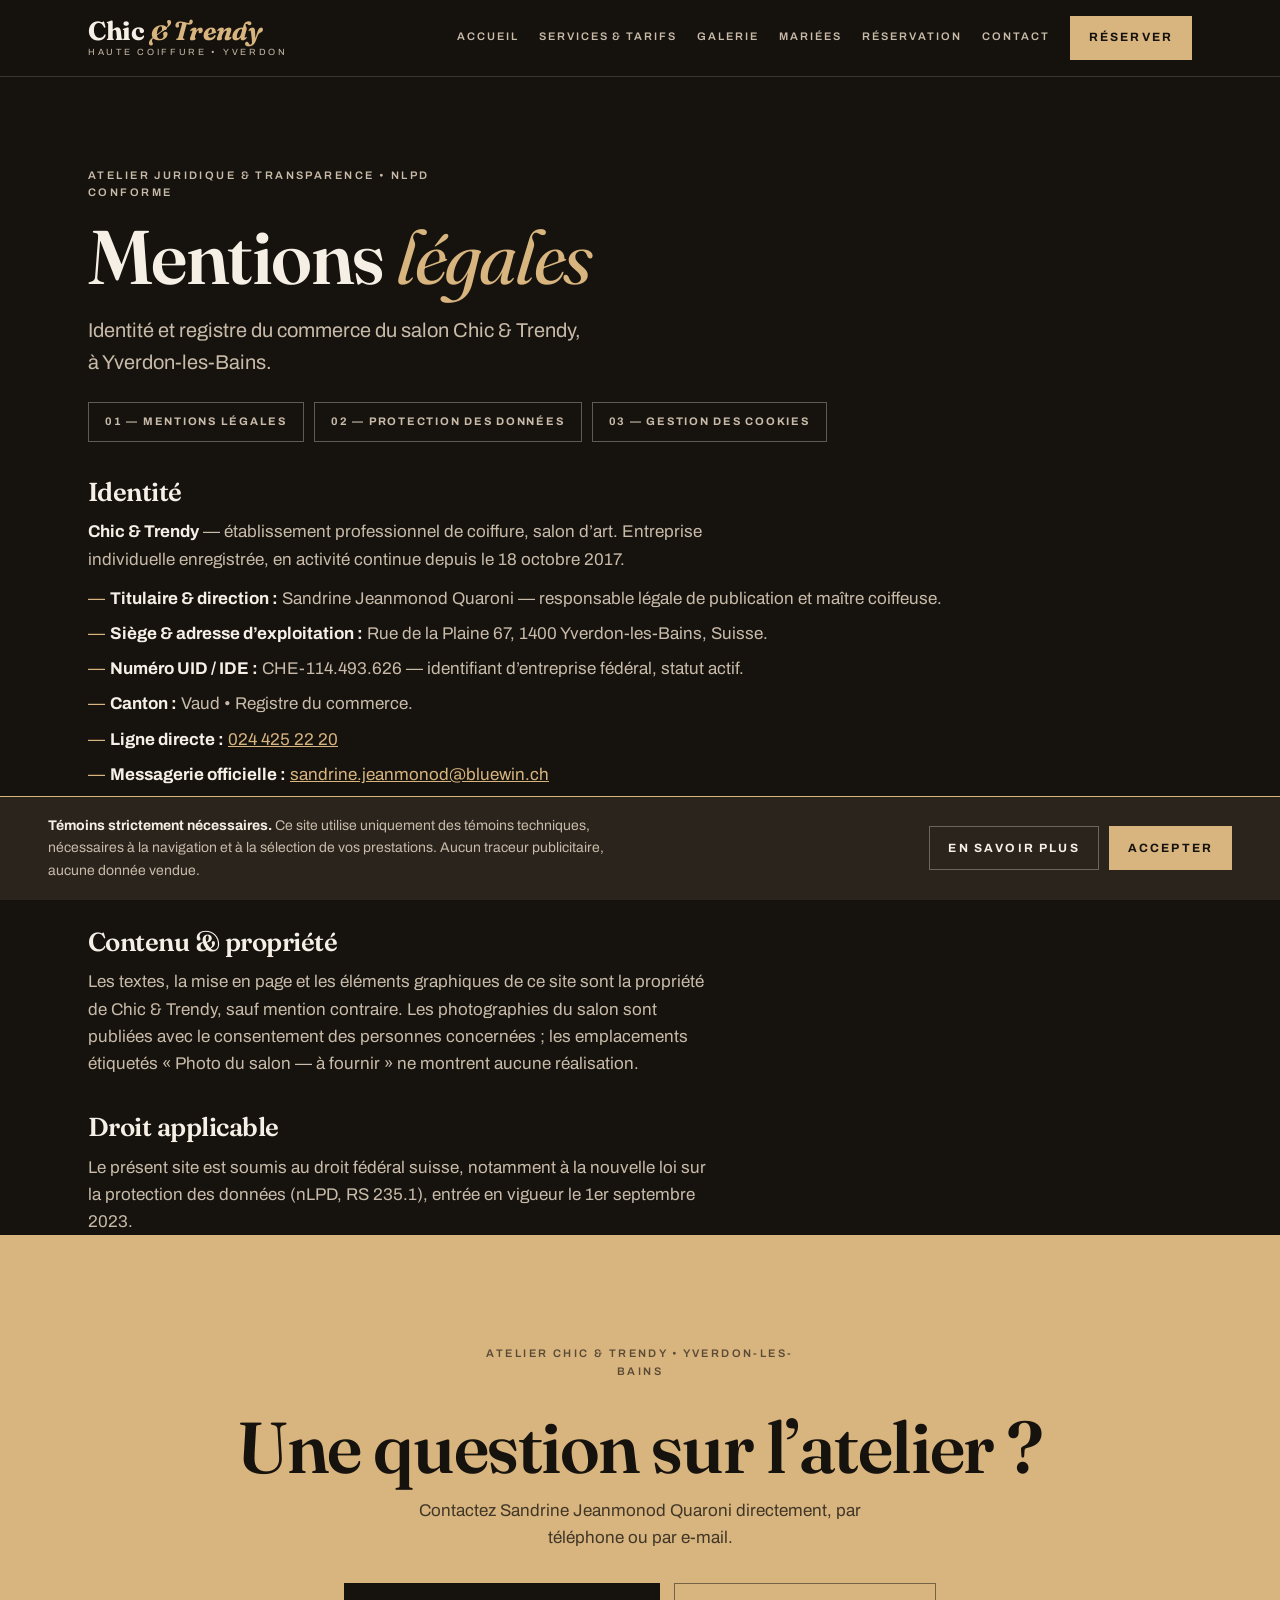
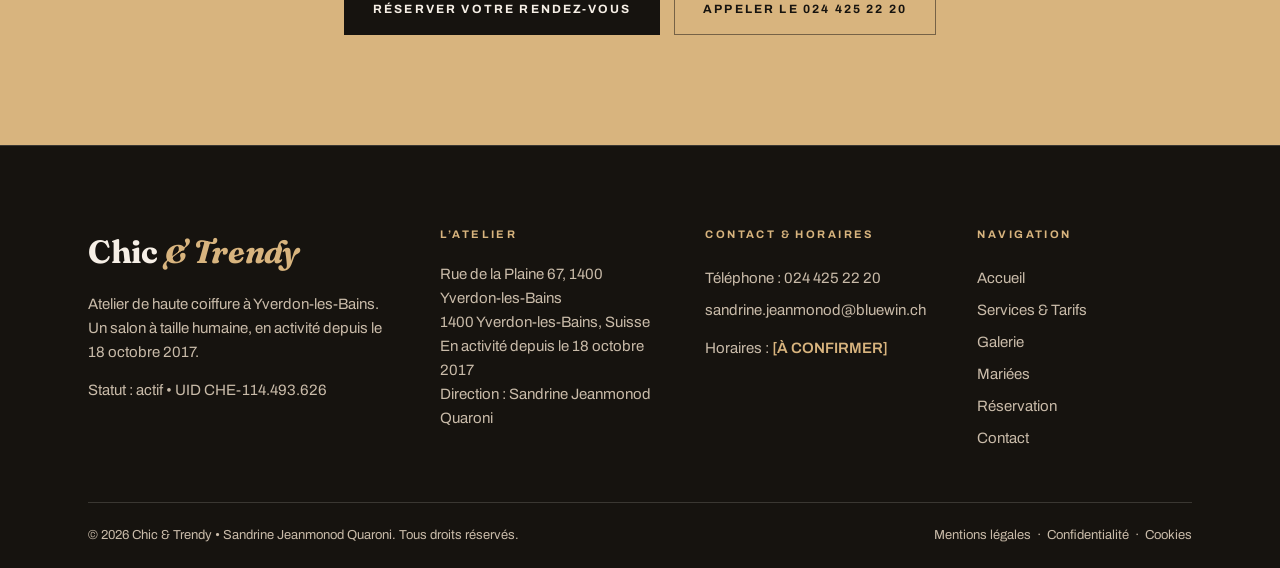
<file: mentions-legales.html>
<!DOCTYPE html>
<html lang="fr"><head><meta charset="utf-8">
<meta name="viewport" content="width=device-width, initial-scale=1">
<title>Mentions légales &mdash; Chic & Trendy</title>
<meta name="description" content="Mentions légales de Chic & Trendy, salon de coiffure à Yverdon-les-Bains. Entreprise individuelle, UID CHE-114.493.626.">
<meta property="og:title" content="Mentions légales &mdash; Chic & Trendy">
<meta property="og:description" content="Mentions légales de Chic & Trendy, salon de coiffure à Yverdon-les-Bains. Entreprise individuelle, UID CHE-114.493.626.">
<meta property="og:type" content="website">
<link rel="stylesheet" href="assets/css/main.css">
<script type="application/ld+json">
{"@context":"https://schema.org","@type":"HairSalon","name":"Chic & Trendy",
"address":{"@type":"PostalAddress","streetAddress":"Rue de la Plaine 67","postalCode":"1400","addressLocality":"Yverdon-les-Bains","addressRegion":"Vaud","addressCountry":"CH"},
"telephone":"+41 24 425 22 20","email":"sandrine.jeanmonod@bluewin.ch",
"founder":{"@type":"Person","name":"Sandrine Jeanmonod Quaroni"},
"foundingDate":"2017-10-18",
"aggregateRating":{"@type":"AggregateRating","ratingValue":"5","bestRating":"5","reviewCount":"3"},
"url":"https://chic-trendy-yverdon-proposal.vercel.app"}
</script>
</head><body>
<a class="skip-link" href="#main" style="position:absolute;left:-9999px">Aller au contenu</a>
<header class="site-header"><div class="header-in">
<a class="brand" href="index.html"><span class="brand-name">Chic <em>&amp; Trendy</em></span><span class="brand-sub">HAUTE COIFFURE &bull; YVERDON</span></a>
<button class="burger" id="burger" aria-expanded="false" aria-controls="main-nav" aria-label="Ouvrir le menu"><span></span><span></span><span></span></button>
<nav class="main-nav" id="main-nav" aria-label="Navigation principale"><a class="nav-link" href="index.html">Accueil</a><a class="nav-link" href="services.html">Services & Tarifs</a><a class="nav-link" href="galerie.html">Galerie</a><a class="nav-link" href="mariees.html">Mariées</a><a class="nav-link" href="reservation.html">Réservation</a><a class="nav-link" href="contact.html">Contact</a>
<a class="header-phone" href="tel:0244252220">024 425 22 20</a>
<a class="btn btn-primary btn-sm" href="reservation.html">R&eacute;server</a></nav>
</div></header>
<main id="main">
<section class="hero legal" style="padding-bottom:0"><div class="wrap">
<p class="eyebrow">Atelier juridique &amp; transparence &bull; nLPD conforme</p>
<h1 style="font-size:clamp(44px,6vw,76px)">Mentions <em>l&eacute;gales</em></h1>
<p class="hero-sub">Identit&eacute; et registre du commerce du salon Chic &amp; Trendy, &agrave; Yverdon-les-Bains.</p>
<div class="anchor-nav">
<a href="mentions-legales.html">01 &mdash; Mentions l&eacute;gales</a>
<a href="confidentialite.html">02 &mdash; Protection des donn&eacute;es</a>
<a href="cookies.html">03 &mdash; Gestion des cookies</a></div>
<h3>Identit&eacute;</h3>
<p><strong style="color:var(--ink)">Chic &amp; Trendy</strong> &mdash; &eacute;tablissement professionnel de coiffure, salon d&rsquo;art. Entreprise individuelle enregistr&eacute;e, en activit&eacute; continue depuis le 18 octobre 2017.</p>
<ul>
<li><strong style="color:var(--ink)">Titulaire &amp; direction :</strong> Sandrine Jeanmonod Quaroni &mdash; responsable l&eacute;gale de publication et ma&icirc;tre coiffeuse.</li>
<li><strong style="color:var(--ink)">Si&egrave;ge &amp; adresse d&rsquo;exploitation :</strong> Rue de la Plaine 67, 1400 Yverdon-les-Bains, Suisse.</li>
<li><strong style="color:var(--ink)">Num&eacute;ro UID / IDE :</strong> CHE-114.493.626 &mdash; identifiant d&rsquo;entreprise f&eacute;d&eacute;ral, statut actif.</li>
<li><strong style="color:var(--ink)">Canton :</strong> Vaud &bull; Registre du commerce.</li>
<li><strong style="color:var(--ink)">Ligne directe :</strong> <a href="tel:0244252220" style="color:var(--champagne)">024 425 22 20</a></li>
<li><strong style="color:var(--ink)">Messagerie officielle :</strong> <a href="mailto:sandrine.jeanmonod@bluewin.ch" style="color:var(--champagne)">sandrine.jeanmonod@bluewin.ch</a></li>
</ul>
<h3>H&eacute;bergement du site</h3>
<p>H&eacute;bergeur : <span class="aconfirm">[&Agrave; CONFIRMER]</span>.</p>
<h3>Contenu &amp; propri&eacute;t&eacute;</h3>
<p>Les textes, la mise en page et les &eacute;l&eacute;ments graphiques de ce site sont la propri&eacute;t&eacute; de Chic &amp; Trendy, sauf mention contraire. Les photographies du salon sont publi&eacute;es avec le consentement des personnes concern&eacute;es ; les emplacements &eacute;tiquet&eacute;s &laquo;&nbsp;Photo du salon &mdash; &agrave; fournir&nbsp;&raquo; ne montrent aucune r&eacute;alisation.</p>
<h3>Droit applicable</h3>
<p>Le pr&eacute;sent site est soumis au droit f&eacute;d&eacute;ral suisse, notamment &agrave; la nouvelle loi sur la protection des donn&eacute;es (nLPD, RS 235.1), entr&eacute;e en vigueur le 1er septembre 2023.</p>
</div></section>
<div class="cta-band"><div class="wrap" data-reveal>
<p class="eyebrow">Atelier Chic &amp; Trendy &bull; Yverdon-les-Bains</p><h2>Une question sur l&rsquo;atelier&nbsp;?</h2><p>Contactez Sandrine Jeanmonod Quaroni directement, par t&eacute;l&eacute;phone ou par e-mail.</p>
<div class="btn-row"><a class="btn btn-dark" href="reservation.html">R&eacute;server votre rendez-vous</a>
<a class="btn btn-ghost" href="tel:0244252220">Appeler le 024 425 22 20</a></div></div></div></main>
<footer class="site-footer"><div class="wrap">
<div class="foot-grid">
<div class="foot-brand"><span class="brand-name">Chic <em>&amp; Trendy</em></span>
<p style="margin-top:14px">Atelier de haute coiffure &agrave; Yverdon-les-Bains. Un salon &agrave; taille humaine, en activit&eacute; depuis le 18 octobre 2017.</p>
<p style="margin-top:14px">Statut : actif &bull; UID CHE-114.493.626</p></div>
<div><h4>L&rsquo;atelier</h4><address>Rue de la Plaine 67, 1400 Yverdon-les-Bains<br>1400 Yverdon-les-Bains, Suisse<br>En activit&eacute; depuis le 18 octobre 2017<br>Direction : Sandrine Jeanmonod Quaroni</address></div>
<div><h4>Contact &amp; horaires</h4>
<a href="tel:0244252220">T&eacute;l&eacute;phone : 024 425 22 20</a><a href="mailto:sandrine.jeanmonod@bluewin.ch">sandrine.jeanmonod@bluewin.ch</a>
<p style="margin-top:10px">Horaires : <span class="aconfirm">[&Agrave; CONFIRMER]</span></p></div>
<div><h4>Navigation</h4>
<a href="index.html">Accueil</a><a href="services.html">Services &amp; Tarifs</a><a href="galerie.html">Galerie</a><a href="mariees.html">Mari&eacute;es</a><a href="reservation.html">R&eacute;servation</a><a href="contact.html">Contact</a></div>
</div>
<div class="foot-bottom"><span>&copy; <span id="foot-year">2026</span> Chic & Trendy &bull; Sandrine Jeanmonod Quaroni. Tous droits r&eacute;serv&eacute;s.</span>
<span><a href="mentions-legales.html">Mentions l&eacute;gales</a> &nbsp;&middot;&nbsp; <a href="confidentialite.html">Confidentialit&eacute;</a> &nbsp;&middot;&nbsp; <a href="cookies.html">Cookies</a></span></div>
</div></footer>
<a class="sticky-cta" href="reservation.html">R&eacute;server &mdash; 024 425 22 20</a>
<div class="cookie-banner" id="cookie-banner" role="dialog" aria-label="T&eacute;moins de navigation">
<p><b>T&eacute;moins strictement n&eacute;cessaires.</b> Ce site utilise uniquement des t&eacute;moins techniques, n&eacute;cessaires &agrave; la navigation et &agrave; la s&eacute;lection de vos prestations. Aucun traceur publicitaire, aucune donn&eacute;e vendue.</p>
<div class="btn-row"><a class="btn btn-ghost btn-sm" href="cookies.html">En savoir plus</a><button class="btn btn-primary btn-sm" id="cookie-accept" type="button">Accepter</button></div>
</div>
<script src="assets/js/site.js" defer></script>
</body></html>
</file>
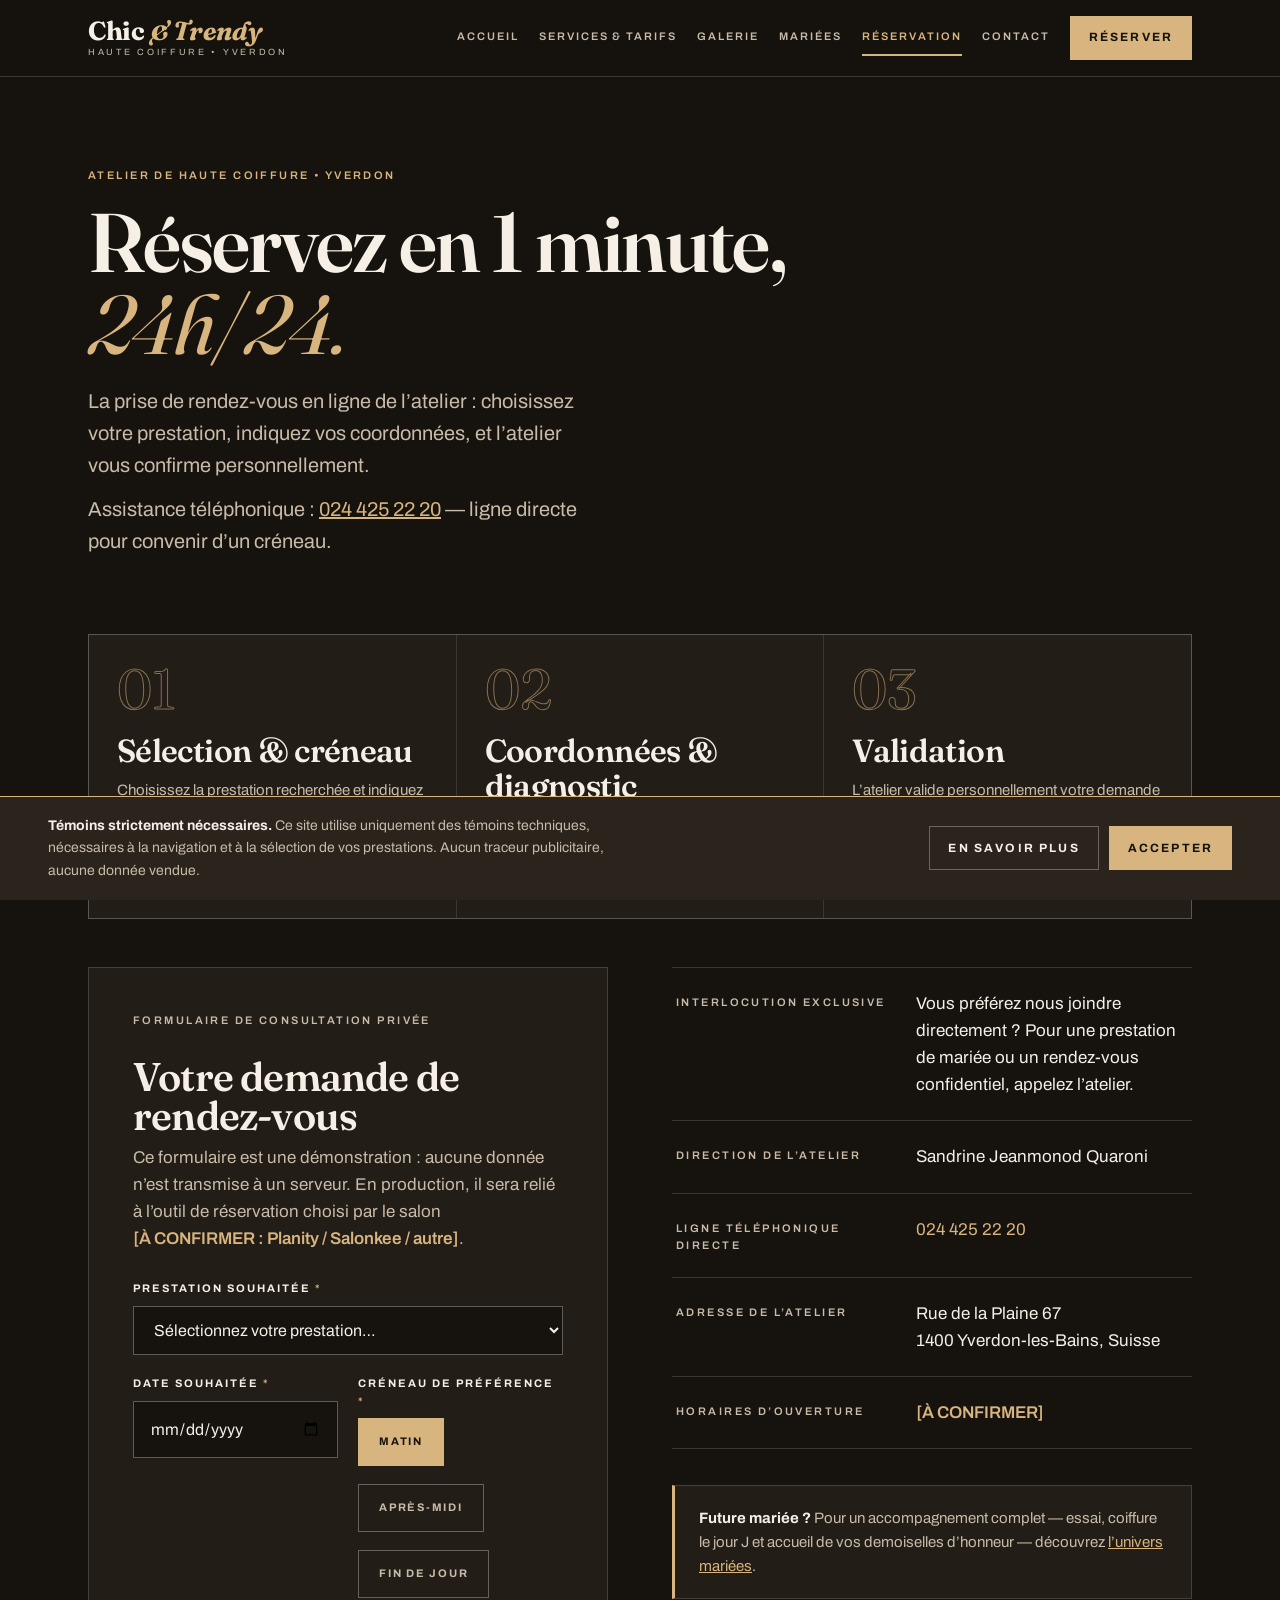
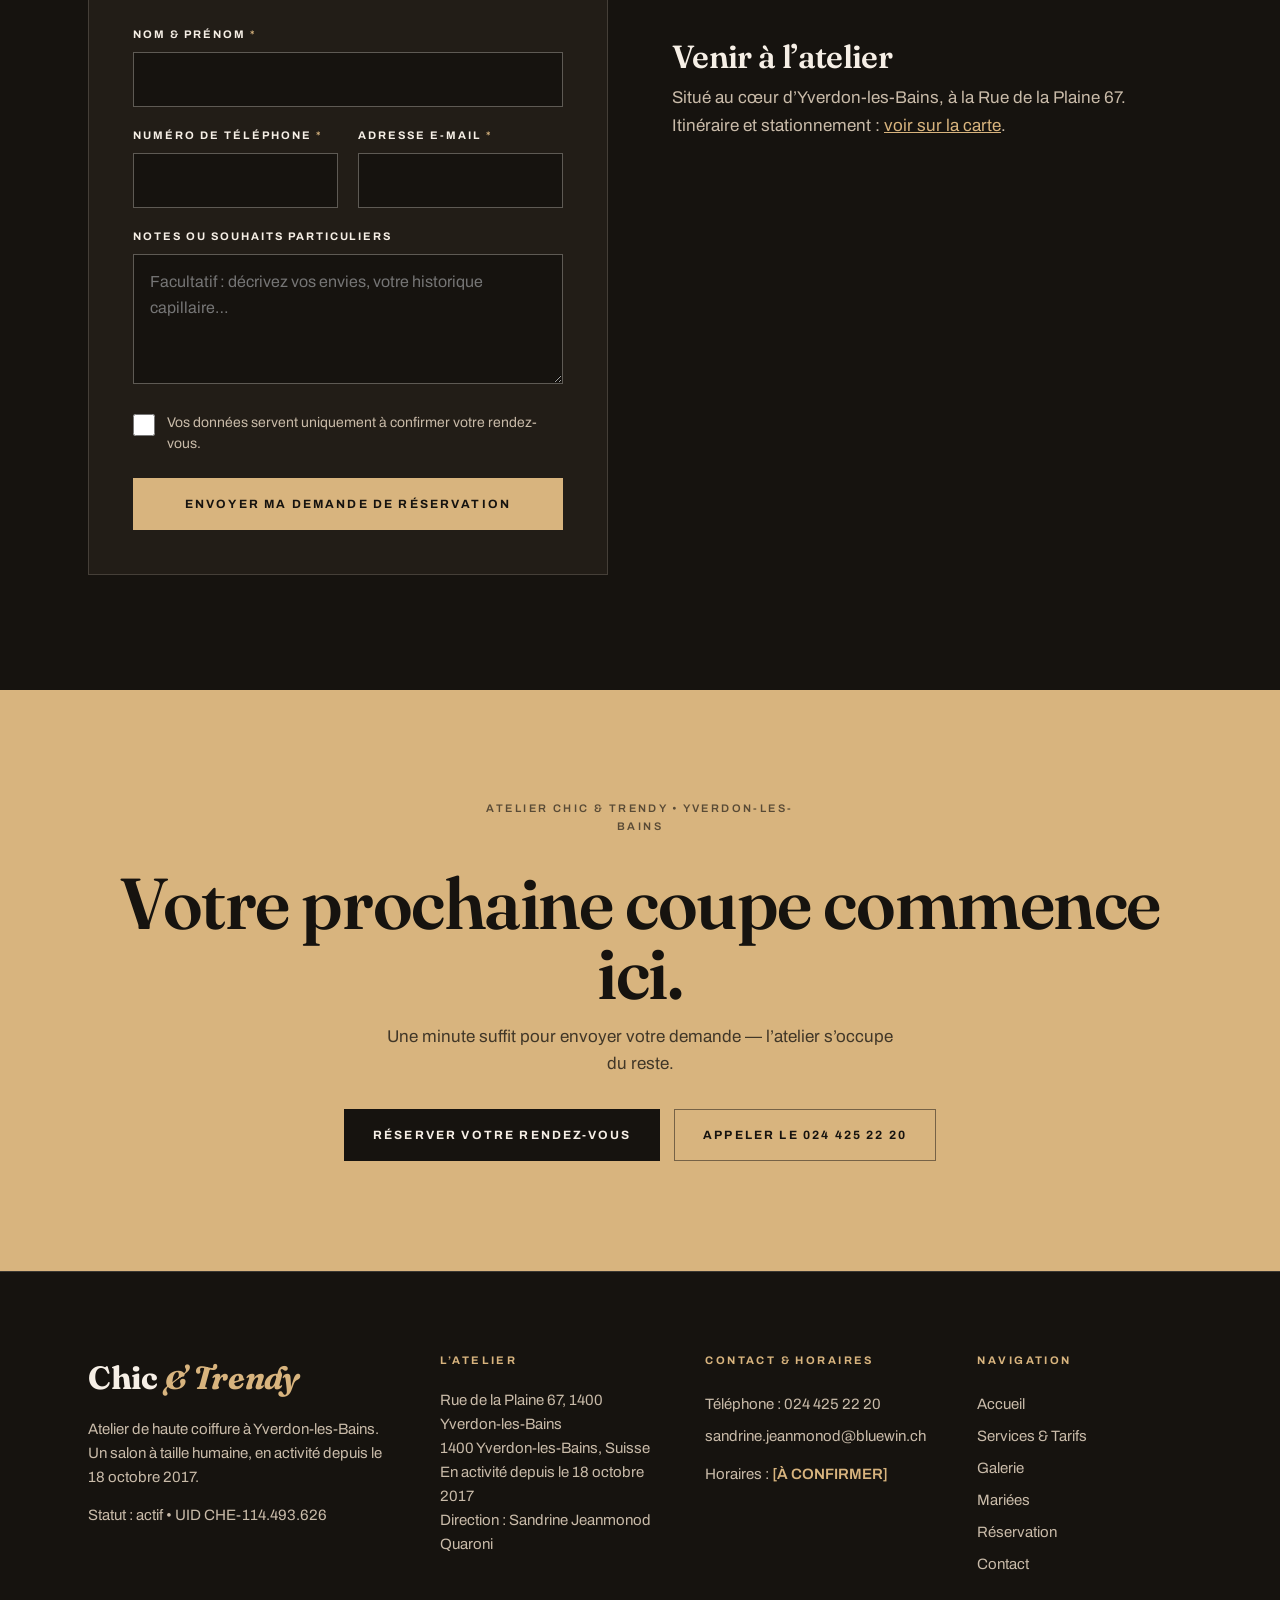
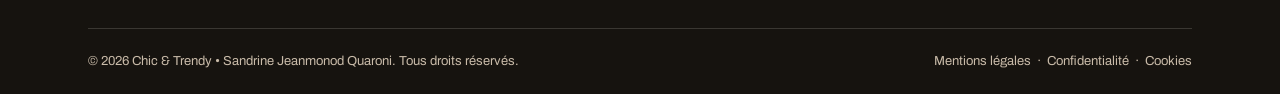
<file: reservation.html>
<!DOCTYPE html>
<html lang="fr"><head><meta charset="utf-8">
<meta name="viewport" content="width=device-width, initial-scale=1">
<title>Réservation &mdash; Chic & Trendy</title>
<meta name="description" content="Réservez en 1 minute, 24h/24, au salon Chic & Trendy à Yverdon-les-Bains. Formulaire de demande de rendez-vous en ligne.">
<meta property="og:title" content="Réservation &mdash; Chic & Trendy">
<meta property="og:description" content="Réservez en 1 minute, 24h/24, au salon Chic & Trendy à Yverdon-les-Bains. Formulaire de demande de rendez-vous en ligne.">
<meta property="og:type" content="website">
<link rel="stylesheet" href="assets/css/main.css">
<script type="application/ld+json">
{"@context":"https://schema.org","@type":"HairSalon","name":"Chic & Trendy",
"address":{"@type":"PostalAddress","streetAddress":"Rue de la Plaine 67","postalCode":"1400","addressLocality":"Yverdon-les-Bains","addressRegion":"Vaud","addressCountry":"CH"},
"telephone":"+41 24 425 22 20","email":"sandrine.jeanmonod@bluewin.ch",
"founder":{"@type":"Person","name":"Sandrine Jeanmonod Quaroni"},
"foundingDate":"2017-10-18",
"aggregateRating":{"@type":"AggregateRating","ratingValue":"5","bestRating":"5","reviewCount":"3"},
"url":"https://chic-trendy-yverdon-proposal.vercel.app"}
</script>
</head><body>
<a class="skip-link" href="#main" style="position:absolute;left:-9999px">Aller au contenu</a>
<header class="site-header"><div class="header-in">
<a class="brand" href="index.html"><span class="brand-name">Chic <em>&amp; Trendy</em></span><span class="brand-sub">HAUTE COIFFURE &bull; YVERDON</span></a>
<button class="burger" id="burger" aria-expanded="false" aria-controls="main-nav" aria-label="Ouvrir le menu"><span></span><span></span><span></span></button>
<nav class="main-nav" id="main-nav" aria-label="Navigation principale"><a class="nav-link" href="index.html">Accueil</a><a class="nav-link" href="services.html">Services & Tarifs</a><a class="nav-link" href="galerie.html">Galerie</a><a class="nav-link" href="mariees.html">Mariées</a><a class="nav-link" href="reservation.html" aria-current="page">Réservation</a><a class="nav-link" href="contact.html">Contact</a>
<a class="header-phone" href="tel:0244252220">024 425 22 20</a>
<a class="btn btn-primary btn-sm" href="reservation.html">R&eacute;server</a></nav>
</div></header>
<main id="main">
<section class="hero"><div class="wrap">
<p class="eyebrow">Atelier de haute coiffure &bull; Yverdon</p>
<h1 style="font-size:clamp(48px,6.5vw,84px)">R&eacute;servez en 1 minute,<br><em>24h/24.</em></h1>
<p class="hero-sub">La prise de rendez-vous en ligne de l&rsquo;atelier : choisissez votre prestation, indiquez vos coordonn&eacute;es, et l&rsquo;atelier vous confirme personnellement.</p>
<p class="hero-sub" style="margin-top:12px">Assistance t&eacute;l&eacute;phonique : <a href="tel:0244252220" style="color:var(--champagne)">024 425 22 20</a> &mdash; ligne directe pour convenir d&rsquo;un cr&eacute;neau.</p>
</div></section>

<section style="padding-top:0"><div class="wrap">
<div class="steps" style="margin-bottom:48px">
<div class="step" data-reveal><span class="sec-num">01</span><h3>S&eacute;lection &amp; cr&eacute;neau</h3><p>Choisissez la prestation recherch&eacute;e et indiquez votre p&eacute;riode de pr&eacute;dilection en quelques clics.</p></div>
<div class="step" data-reveal><span class="sec-num">02</span><h3>Coordonn&eacute;es &amp; diagnostic</h3><p>Renseignez vos coordonn&eacute;es directes et pr&eacute;cisez l&rsquo;historique de vos cheveux ou vos besoins nuptiaux.</p></div>
<div class="step" data-reveal><span class="sec-num">03</span><h3>Validation</h3><p>L&rsquo;atelier valide personnellement votre demande par contact direct.</p></div>
</div>

<div class="two-col">
<div class="form-box" data-reveal>
<p class="eyebrow">Formulaire de consultation priv&eacute;e</p>
<h2>Votre demande de rendez-vous</h2>
<p>Ce formulaire est une d&eacute;monstration : aucune donn&eacute;e n&rsquo;est transmise &agrave; un serveur. En production, il sera reli&eacute; &agrave; l&rsquo;outil de r&eacute;servation choisi par le salon <span class="aconfirm">[&Agrave; CONFIRMER : Planity / Salonkee / autre]</span>.</p>
<form id="booking-form" novalidate>
<div class="field"><label for="prestation">Prestation souhait&eacute;e <span class="req">*</span></label>
<select id="prestation" name="prestation" required autocomplete="off">
<option value="">S&eacute;lectionnez votre prestation&hellip;</option>
<option value="coupe-dame">Coupe Dame &amp; Styling</option>
<option value="coupe-homme">Coupe Homme &amp; Soin</option>
<option value="couleur">Couleur / M&egrave;ches / Balayage</option>
<option value="mariee">Coiffure Mari&eacute;e &amp; Essai</option>
<option value="extensions">Extensions &amp; Volum&eacute;trie</option>
<option value="perruque">Perruque &amp; Conseil Capillaire</option>
<option value="autre">Autre demande sp&eacute;cifique</option>
</select><p class="field-error">Choisissez une prestation.</p></div>
<div class="field-row">
<div class="field"><label for="date">Date souhait&eacute;e <span class="req">*</span></label>
<input type="date" id="date" name="date" required><p class="field-error">Indiquez une date.</p></div>
<div class="field"><label>Cr&eacute;neau de pr&eacute;f&eacute;rence <span class="req">*</span></label>
<div class="radio-group" role="radiogroup" aria-label="Cr&eacute;neau de pr&eacute;f&eacute;rence">
<label class="radio-pill"><input type="radio" name="creneau" value="matin" checked><span>Matin</span></label>
<label class="radio-pill"><input type="radio" name="creneau" value="apres-midi"><span>Apr&egrave;s-midi</span></label>
<label class="radio-pill"><input type="radio" name="creneau" value="fin-de-jour"><span>Fin de jour</span></label>
</div></div></div>
<div class="field"><label for="nom">Nom &amp; pr&eacute;nom <span class="req">*</span></label>
<input type="text" id="nom" name="nom" required autocomplete="name"><p class="field-error">Indiquez votre nom complet.</p></div>
<div class="field-row">
<div class="field"><label for="telephone">Num&eacute;ro de t&eacute;l&eacute;phone <span class="req">*</span></label>
<input type="tel" id="telephone" name="telephone" required autocomplete="tel"><p class="field-error">Indiquez un num&eacute;ro joignable.</p></div>
<div class="field"><label for="email">Adresse e-mail <span class="req">*</span></label>
<input type="email" id="email" name="email" required autocomplete="email"><p class="field-error">Indiquez une adresse e-mail valide.</p></div></div>
<div class="field"><label for="notes">Notes ou souhaits particuliers</label>
<textarea id="notes" name="notes" placeholder="Facultatif : d&eacute;crivez vos envies, votre historique capillaire&hellip;"></textarea></div>
<div class="consent"><input type="checkbox" id="consent" name="consent" required>
<label for="consent">Vos donn&eacute;es servent uniquement &agrave; confirmer votre rendez-vous.</label></div>
<p class="field-error" id="consent-error" style="margin:-12px 0 20px">Merci de cocher la case de consentement.</p>
<button class="btn btn-primary" type="submit" style="width:100%">Envoyer ma demande de r&eacute;servation</button>
</form>
<div class="form-success" id="booking-success" role="status">
<h3>Demande bien re&ccedil;ue.</h3>
<p>Merci : votre demande de rendez-vous a bien &eacute;t&eacute; enregistr&eacute;e dans cette d&eacute;monstration. L&rsquo;atelier vous recontactera pour confirmer votre cr&eacute;neau.</p>
<a class="btn btn-ghost" href="tel:0244252220">Ou appeler le 024 425 22 20</a></div>
</div>

<div data-reveal>
<div class="info-list">
<div class="info-row"><span class="label">Interlocution exclusive</span><span>Vous pr&eacute;f&eacute;rez nous joindre directement&nbsp;? Pour une prestation de mari&eacute;e ou un rendez-vous confidentiel, appelez l&rsquo;atelier.</span></div>
<div class="info-row"><span class="label">Direction de l&rsquo;atelier</span><span>Sandrine Jeanmonod Quaroni</span></div>
<div class="info-row"><span class="label">Ligne t&eacute;l&eacute;phonique directe</span><span><a href="tel:0244252220">024 425 22 20</a></span></div>
<div class="info-row"><span class="label">Adresse de l&rsquo;atelier</span><address>Rue de la Plaine 67<br>1400 Yverdon-les-Bains, Suisse</address></div>
<div class="info-row"><span class="label">Horaires d&rsquo;ouverture</span><span><span class="aconfirm">[&Agrave; CONFIRMER]</span></span></div>
</div>
<div class="note"><b>Future mari&eacute;e&nbsp;?</b> Pour un accompagnement complet &mdash; essai, coiffure le jour J et accueil de vos demoiselles d&rsquo;honneur &mdash; d&eacute;couvrez <a href="mariees.html" style="color:var(--champagne)">l&rsquo;univers mari&eacute;es</a>.</div>
<h3 style="margin-top:40px">Venir &agrave; l&rsquo;atelier</h3>
<p style="color:var(--muted);margin-top:10px">Situ&eacute; au c&oelig;ur d&rsquo;Yverdon-les-Bains, &agrave; la Rue de la Plaine 67. Itin&eacute;raire et stationnement : <a href="https://www.google.com/maps/search/?api=1&amp;query=Rue+de+la+Plaine+67%2C+1400+Yverdon-les-Bains" style="color:var(--champagne)">voir sur la carte</a>.</p>
</div></div></div></section>
<div class="cta-band"><div class="wrap" data-reveal>
<p class="eyebrow">Atelier Chic &amp; Trendy &bull; Yverdon-les-Bains</p><h2>Votre prochaine coupe commence ici.</h2><p>Une minute suffit pour envoyer votre demande &mdash; l&rsquo;atelier s&rsquo;occupe du reste.</p>
<div class="btn-row"><a class="btn btn-dark" href="reservation.html">R&eacute;server votre rendez-vous</a>
<a class="btn btn-ghost" href="tel:0244252220">Appeler le 024 425 22 20</a></div></div></div></main>
<footer class="site-footer"><div class="wrap">
<div class="foot-grid">
<div class="foot-brand"><span class="brand-name">Chic <em>&amp; Trendy</em></span>
<p style="margin-top:14px">Atelier de haute coiffure &agrave; Yverdon-les-Bains. Un salon &agrave; taille humaine, en activit&eacute; depuis le 18 octobre 2017.</p>
<p style="margin-top:14px">Statut : actif &bull; UID CHE-114.493.626</p></div>
<div><h4>L&rsquo;atelier</h4><address>Rue de la Plaine 67, 1400 Yverdon-les-Bains<br>1400 Yverdon-les-Bains, Suisse<br>En activit&eacute; depuis le 18 octobre 2017<br>Direction : Sandrine Jeanmonod Quaroni</address></div>
<div><h4>Contact &amp; horaires</h4>
<a href="tel:0244252220">T&eacute;l&eacute;phone : 024 425 22 20</a><a href="mailto:sandrine.jeanmonod@bluewin.ch">sandrine.jeanmonod@bluewin.ch</a>
<p style="margin-top:10px">Horaires : <span class="aconfirm">[&Agrave; CONFIRMER]</span></p></div>
<div><h4>Navigation</h4>
<a href="index.html">Accueil</a><a href="services.html">Services &amp; Tarifs</a><a href="galerie.html">Galerie</a><a href="mariees.html">Mari&eacute;es</a><a href="reservation.html">R&eacute;servation</a><a href="contact.html">Contact</a></div>
</div>
<div class="foot-bottom"><span>&copy; <span id="foot-year">2026</span> Chic & Trendy &bull; Sandrine Jeanmonod Quaroni. Tous droits r&eacute;serv&eacute;s.</span>
<span><a href="mentions-legales.html">Mentions l&eacute;gales</a> &nbsp;&middot;&nbsp; <a href="confidentialite.html">Confidentialit&eacute;</a> &nbsp;&middot;&nbsp; <a href="cookies.html">Cookies</a></span></div>
</div></footer>
<a class="sticky-cta" href="reservation.html">R&eacute;server &mdash; 024 425 22 20</a>
<div class="cookie-banner" id="cookie-banner" role="dialog" aria-label="T&eacute;moins de navigation">
<p><b>T&eacute;moins strictement n&eacute;cessaires.</b> Ce site utilise uniquement des t&eacute;moins techniques, n&eacute;cessaires &agrave; la navigation et &agrave; la s&eacute;lection de vos prestations. Aucun traceur publicitaire, aucune donn&eacute;e vendue.</p>
<div class="btn-row"><a class="btn btn-ghost btn-sm" href="cookies.html">En savoir plus</a><button class="btn btn-primary btn-sm" id="cookie-accept" type="button">Accepter</button></div>
</div>
<script src="assets/js/site.js" defer></script>
</body></html>
</file>
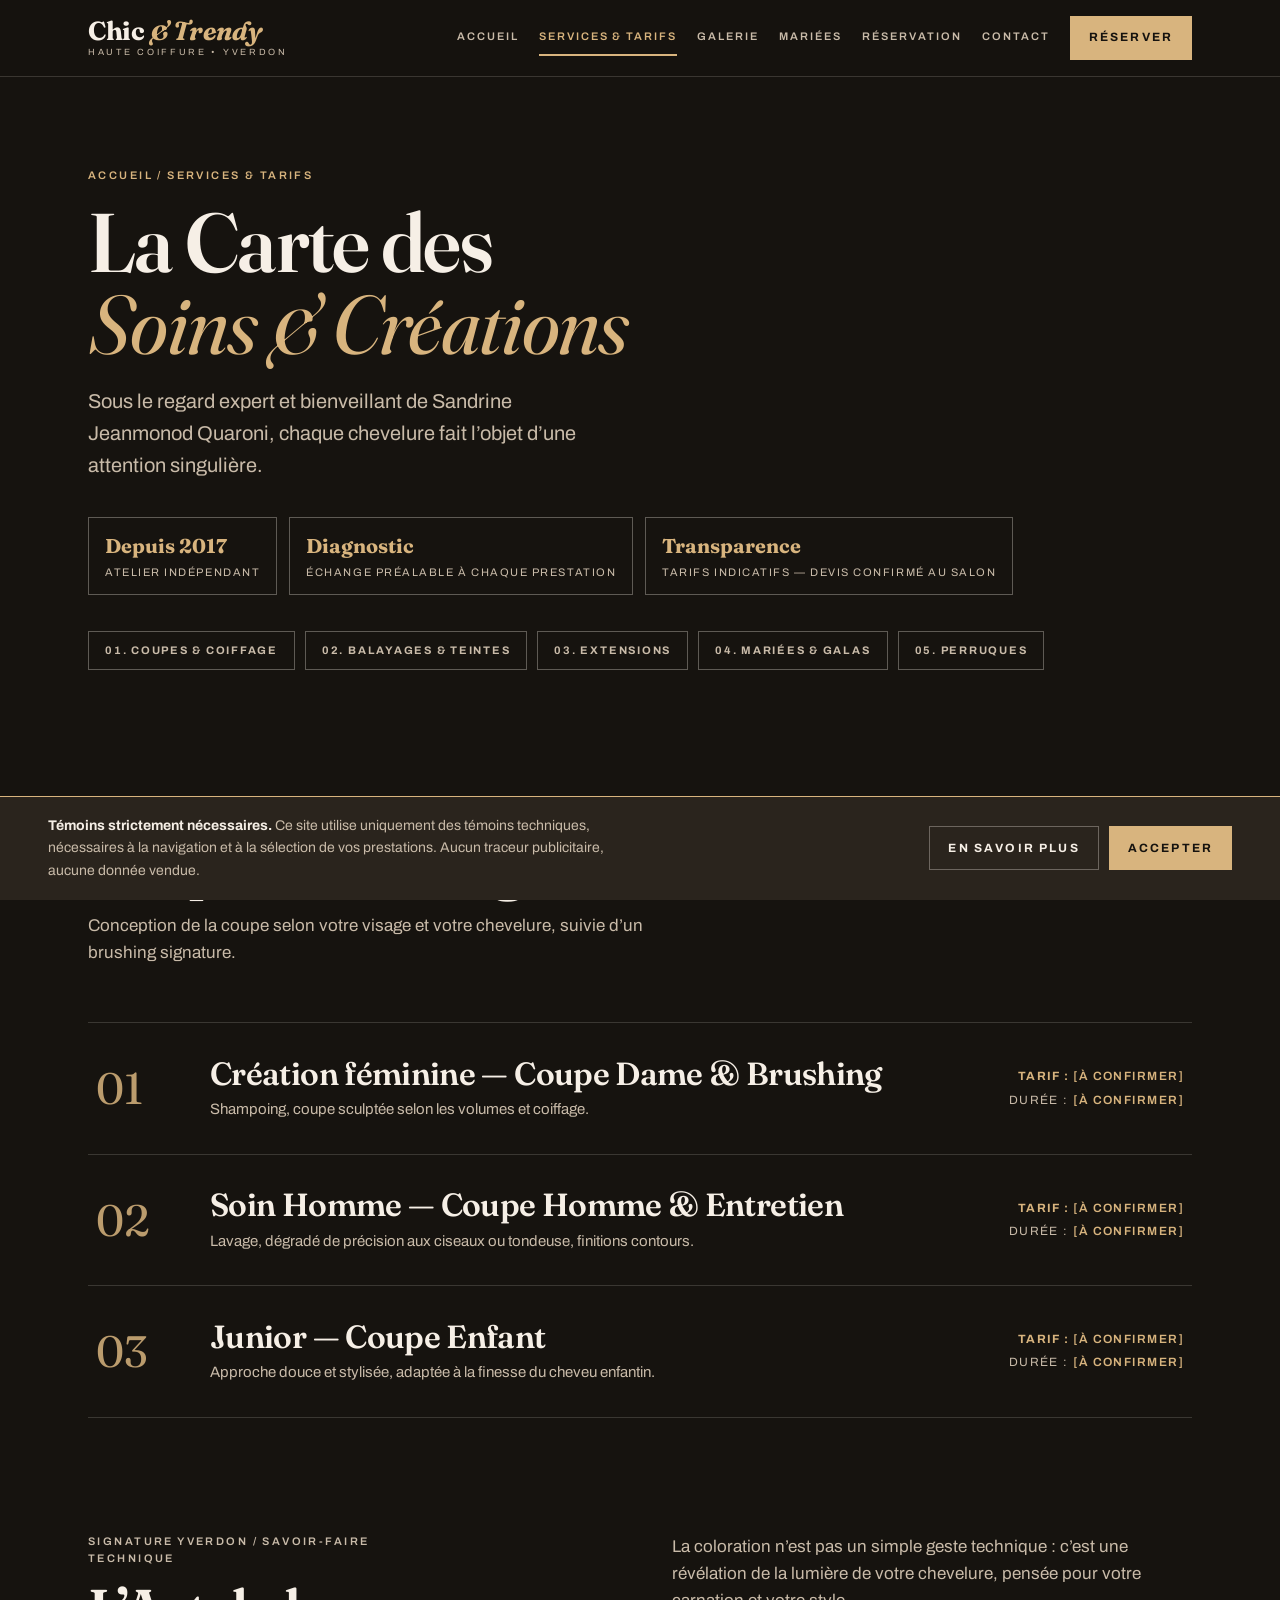
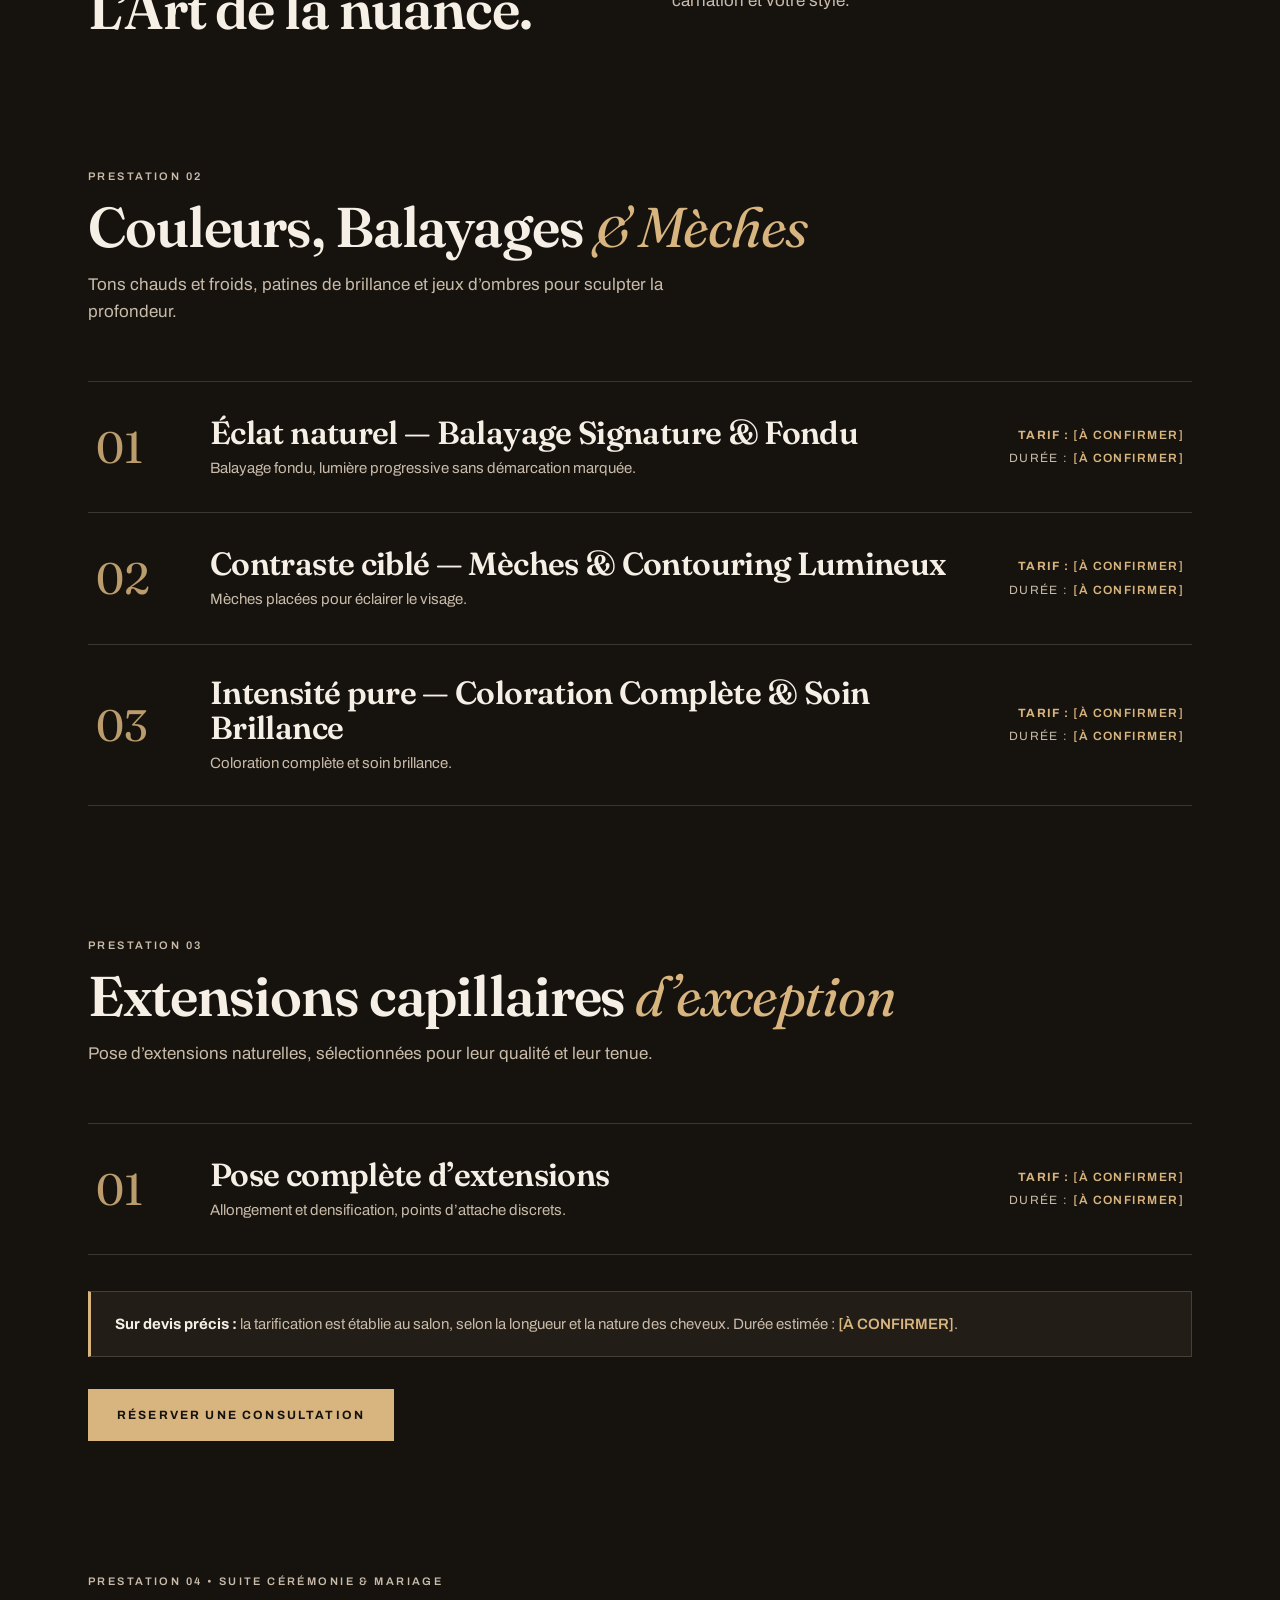
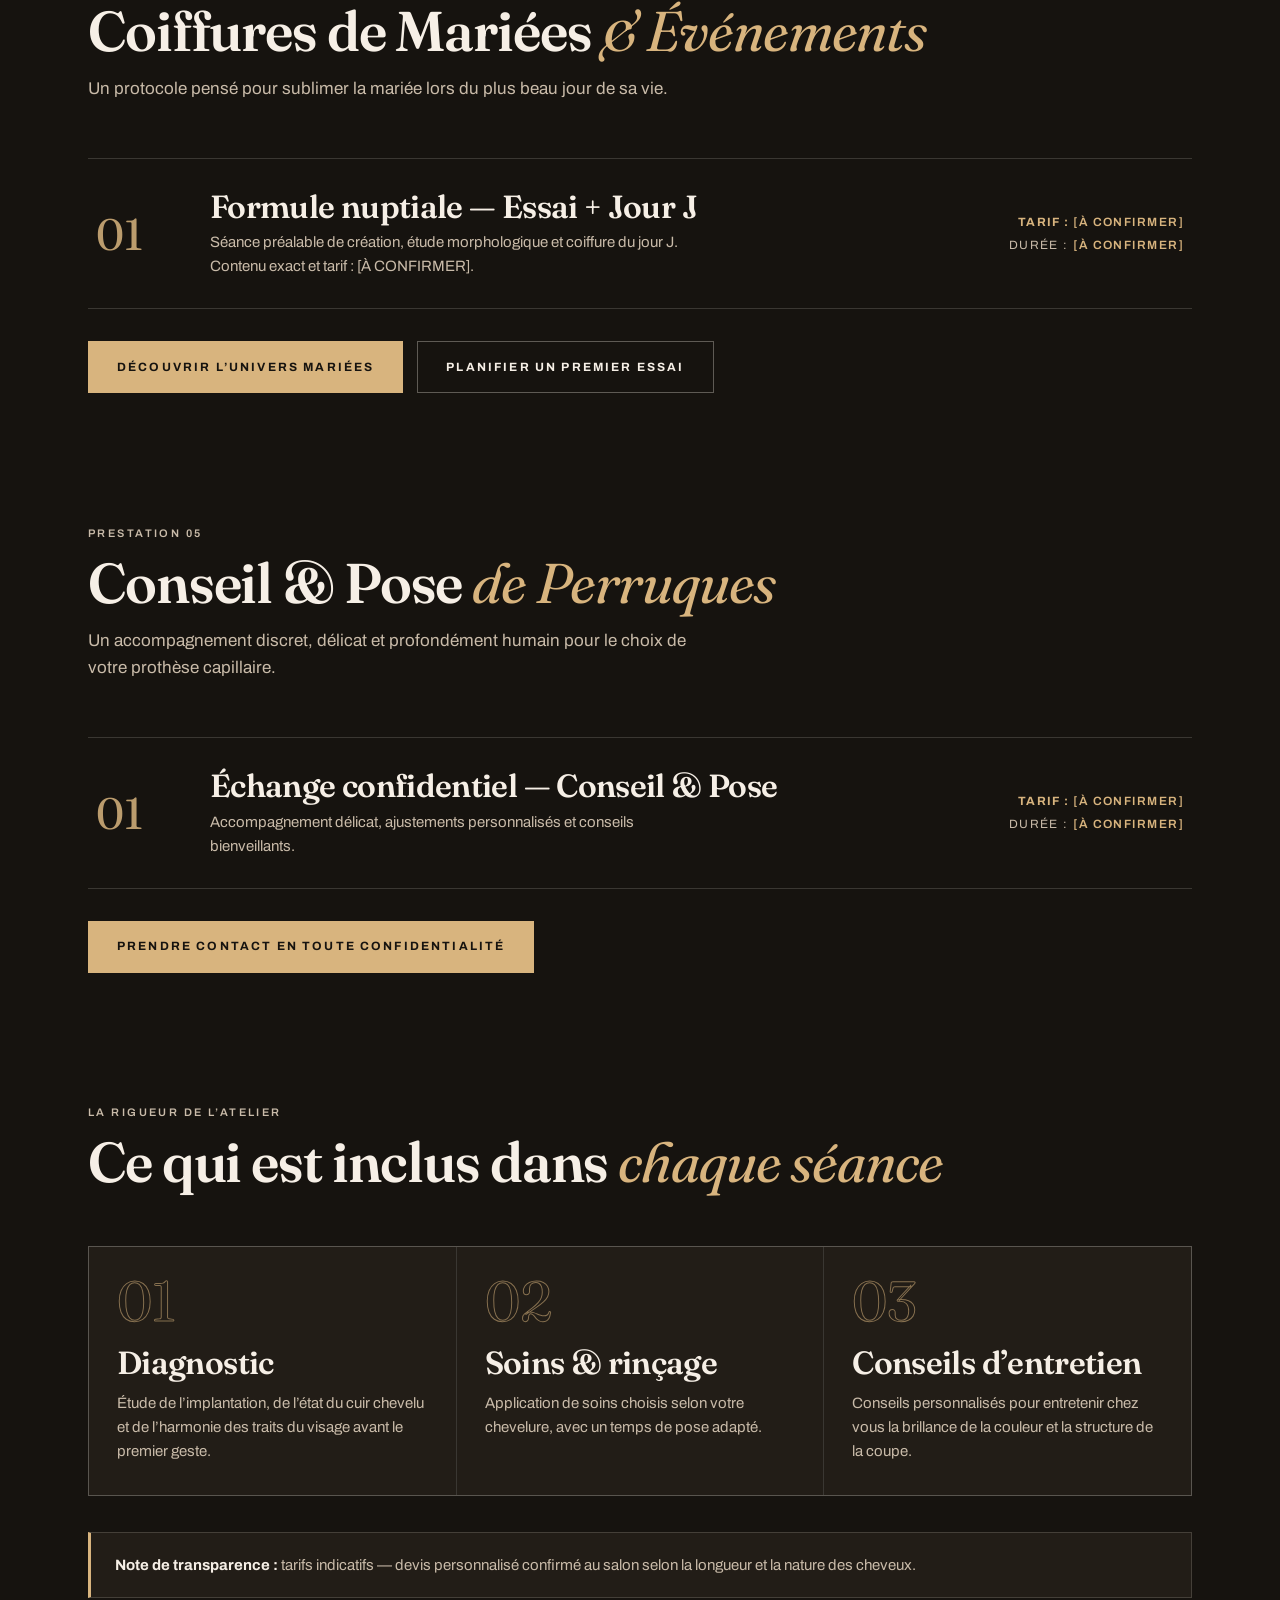
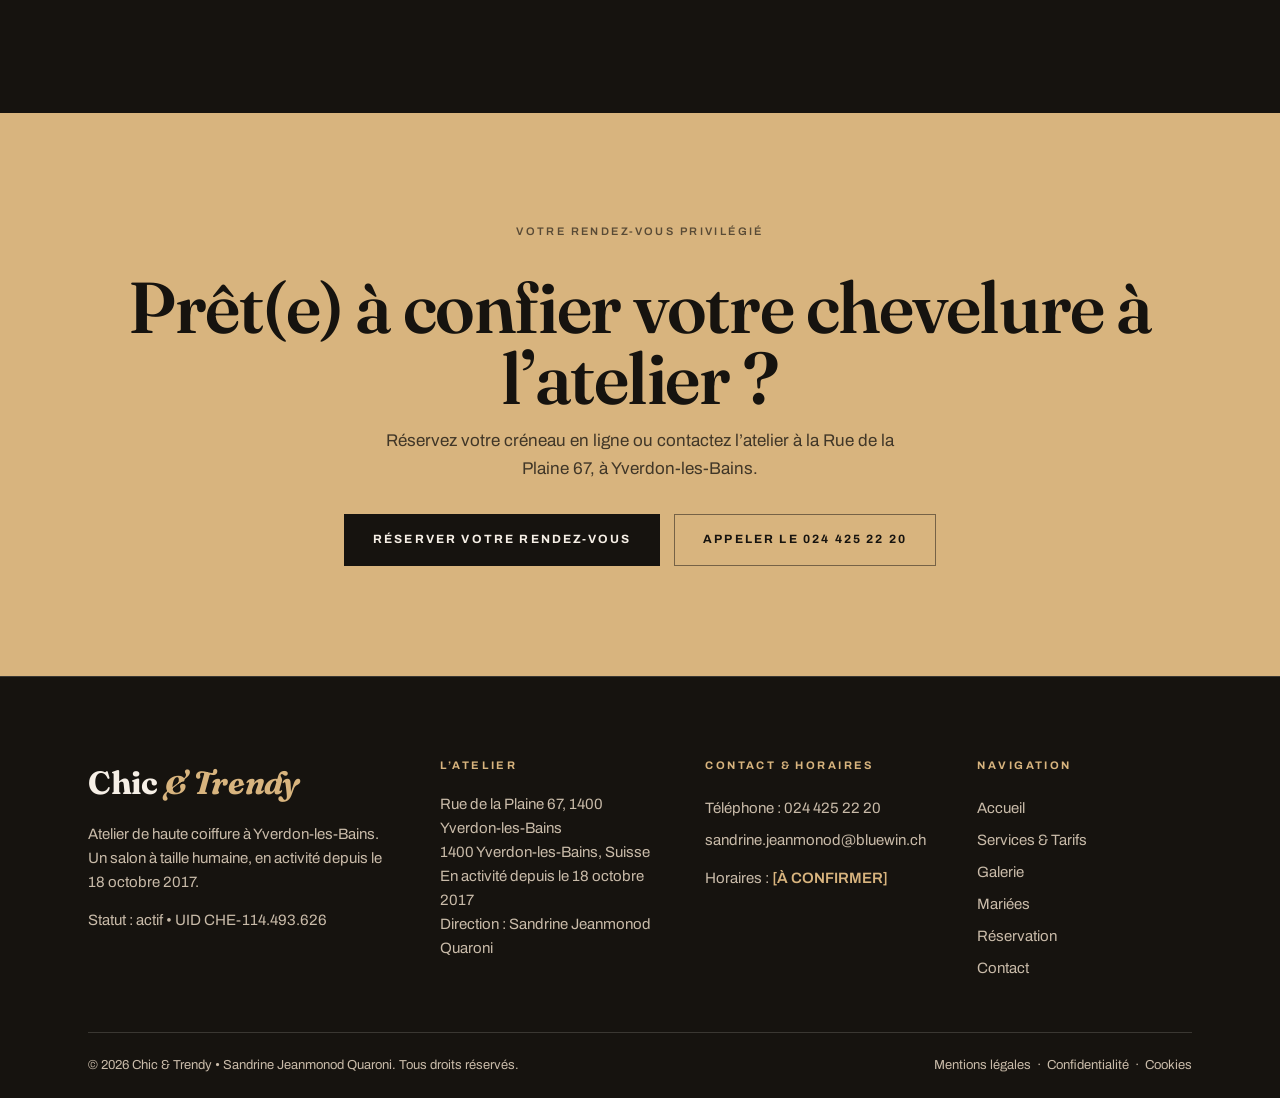
<file: services.html>
<!DOCTYPE html>
<html lang="fr"><head><meta charset="utf-8">
<meta name="viewport" content="width=device-width, initial-scale=1">
<title>Services & Tarifs &mdash; Chic & Trendy</title>
<meta name="description" content="La carte des soins et créations de Chic & Trendy à Yverdon : coupes, couleurs et balayages, extensions, mariées, perruques. Tarifs à confirmer au salon.">
<meta property="og:title" content="Services & Tarifs &mdash; Chic & Trendy">
<meta property="og:description" content="La carte des soins et créations de Chic & Trendy à Yverdon : coupes, couleurs et balayages, extensions, mariées, perruques. Tarifs à confirmer au salon.">
<meta property="og:type" content="website">
<link rel="stylesheet" href="assets/css/main.css">
<script type="application/ld+json">
{"@context":"https://schema.org","@type":"HairSalon","name":"Chic & Trendy",
"address":{"@type":"PostalAddress","streetAddress":"Rue de la Plaine 67","postalCode":"1400","addressLocality":"Yverdon-les-Bains","addressRegion":"Vaud","addressCountry":"CH"},
"telephone":"+41 24 425 22 20","email":"sandrine.jeanmonod@bluewin.ch",
"founder":{"@type":"Person","name":"Sandrine Jeanmonod Quaroni"},
"foundingDate":"2017-10-18",
"aggregateRating":{"@type":"AggregateRating","ratingValue":"5","bestRating":"5","reviewCount":"3"},
"url":"https://chic-trendy-yverdon-proposal.vercel.app"}
</script>
</head><body>
<a class="skip-link" href="#main" style="position:absolute;left:-9999px">Aller au contenu</a>
<header class="site-header"><div class="header-in">
<a class="brand" href="index.html"><span class="brand-name">Chic <em>&amp; Trendy</em></span><span class="brand-sub">HAUTE COIFFURE &bull; YVERDON</span></a>
<button class="burger" id="burger" aria-expanded="false" aria-controls="main-nav" aria-label="Ouvrir le menu"><span></span><span></span><span></span></button>
<nav class="main-nav" id="main-nav" aria-label="Navigation principale"><a class="nav-link" href="index.html">Accueil</a><a class="nav-link" href="services.html" aria-current="page">Services & Tarifs</a><a class="nav-link" href="galerie.html">Galerie</a><a class="nav-link" href="mariees.html">Mariées</a><a class="nav-link" href="reservation.html">Réservation</a><a class="nav-link" href="contact.html">Contact</a>
<a class="header-phone" href="tel:0244252220">024 425 22 20</a>
<a class="btn btn-primary btn-sm" href="reservation.html">R&eacute;server</a></nav>
</div></header>
<main id="main">
<section class="hero" style="padding-bottom:0"><div class="wrap">
<p class="eyebrow">Accueil / Services &amp; Tarifs</p>
<h1 style="font-size:clamp(48px,6.5vw,84px)">La Carte des<br><em>Soins &amp; Cr&eacute;ations</em></h1>
<p class="hero-sub">Sous le regard expert et bienveillant de Sandrine Jeanmonod Quaroni, chaque chevelure fait l&rsquo;objet d&rsquo;une attention singuli&egrave;re.</p>
<div class="hero-chips">
<div class="chip"><b>Depuis 2017</b><span>Atelier ind&eacute;pendant</span></div>
<div class="chip"><b>Diagnostic</b><span>&Eacute;change pr&eacute;alable &agrave; chaque prestation</span></div>
<div class="chip"><b>Transparence</b><span>Tarifs indicatifs &mdash; devis confirm&eacute; au salon</span></div>
</div>
<div class="legal anchor-nav" style="margin-top:36px">
<a href="#coupes">01. Coupes &amp; coiffage</a><a href="#couleurs">02. Balayages &amp; teintes</a><a href="#extensions">03. Extensions</a><a href="#mariees-svc">04. Mari&eacute;es &amp; galas</a><a href="#perruques">05. Perruques</a>
</div></div></section>

<section><div class="wrap">
<div class="sec-head" data-reveal><p class="eyebrow">Prestation 01</p><h2>Coupes &amp; Coiffage <em>haute tenue</em></h2>
<p>Conception de la coupe selon votre visage et votre chevelure, suivie d&rsquo;un brushing signature.</p></div>
<div class="svc-list">
<article id="coupes" class="svc-item" data-reveal><span class="svc-num">01</span>
<span><h3>Cr&eacute;ation f&eacute;minine &mdash; Coupe Dame &amp; Brushing</h3><p>Shampoing, coupe sculpt&eacute;e selon les volumes et coiffage.</p></span>
<span class="svc-meta"><b>Tarif : <span class="aconfirm">[&Agrave; CONFIRMER]</span></b>Dur&eacute;e : <span class="aconfirm">[&Agrave; CONFIRMER]</span></span></article><article id="coupes-homme" class="svc-item" data-reveal><span class="svc-num">02</span>
<span><h3>Soin Homme &mdash; Coupe Homme &amp; Entretien</h3><p>Lavage, d&eacute;grad&eacute; de pr&eacute;cision aux ciseaux ou tondeuse, finitions contours.</p></span>
<span class="svc-meta"><b>Tarif : <span class="aconfirm">[&Agrave; CONFIRMER]</span></b>Dur&eacute;e : <span class="aconfirm">[&Agrave; CONFIRMER]</span></span></article><article id="coupes-enfant" class="svc-item" data-reveal><span class="svc-num">03</span>
<span><h3>Junior &mdash; Coupe Enfant</h3><p>Approche douce et stylis&eacute;e, adapt&eacute;e &agrave; la finesse du cheveu enfantin.</p></span>
<span class="svc-meta"><b>Tarif : <span class="aconfirm">[&Agrave; CONFIRMER]</span></b>Dur&eacute;e : <span class="aconfirm">[&Agrave; CONFIRMER]</span></span></article>
</div></div></section>

<section style="padding-top:0"><div class="wrap two-col">
<div data-reveal><p class="eyebrow">Signature Yverdon / Savoir-faire technique</p>
<h2 style="margin-top:14px">L&rsquo;Art de la nuance.</h2></div>
<div data-reveal><p>La coloration n&rsquo;est pas un simple geste technique : c&rsquo;est une r&eacute;v&eacute;lation de la lumi&egrave;re de votre chevelure, pens&eacute;e pour votre carnation et votre style.</p></div>
</div></section>

<section style="padding-top:0"><div class="wrap">
<div class="sec-head" data-reveal><p class="eyebrow">Prestation 02</p><h2>Couleurs, Balayages <em>&amp; M&egrave;ches</em></h2>
<p>Tons chauds et froids, patines de brillance et jeux d&rsquo;ombres pour sculpter la profondeur.</p></div>
<div class="svc-list">
<article id="couleurs" class="svc-item" data-reveal><span class="svc-num">01</span>
<span><h3>&Eacute;clat naturel &mdash; Balayage Signature &amp; Fondu</h3><p>Balayage fondu, lumi&egrave;re progressive sans d&eacute;marcation marqu&eacute;e.</p></span>
<span class="svc-meta"><b>Tarif : <span class="aconfirm">[&Agrave; CONFIRMER]</span></b>Dur&eacute;e : <span class="aconfirm">[&Agrave; CONFIRMER]</span></span></article><article id="couleurs-meches" class="svc-item" data-reveal><span class="svc-num">02</span>
<span><h3>Contraste cibl&eacute; &mdash; M&egrave;ches &amp; Contouring Lumineux</h3><p>M&egrave;ches plac&eacute;es pour &eacute;clairer le visage.</p></span>
<span class="svc-meta"><b>Tarif : <span class="aconfirm">[&Agrave; CONFIRMER]</span></b>Dur&eacute;e : <span class="aconfirm">[&Agrave; CONFIRMER]</span></span></article><article id="couleurs-complete" class="svc-item" data-reveal><span class="svc-num">03</span>
<span><h3>Intensit&eacute; pure &mdash; Coloration Compl&egrave;te &amp; Soin Brillance</h3><p>Coloration compl&egrave;te et soin brillance.</p></span>
<span class="svc-meta"><b>Tarif : <span class="aconfirm">[&Agrave; CONFIRMER]</span></b>Dur&eacute;e : <span class="aconfirm">[&Agrave; CONFIRMER]</span></span></article>
</div></div></section>

<section style="padding-top:0"><div class="wrap">
<div class="sec-head" data-reveal><p class="eyebrow">Prestation 03</p><h2>Extensions capillaires <em>d&rsquo;exception</em></h2>
<p>Pose d&rsquo;extensions naturelles, s&eacute;lectionn&eacute;es pour leur qualit&eacute; et leur tenue.</p></div>
<div class="svc-list">
<article id="extensions" class="svc-item" data-reveal><span class="svc-num">01</span>
<span><h3>Pose compl&egrave;te d&rsquo;extensions</h3><p>Allongement et densification, points d&rsquo;attache discrets.</p></span>
<span class="svc-meta"><b>Tarif : <span class="aconfirm">[&Agrave; CONFIRMER]</span></b>Dur&eacute;e : <span class="aconfirm">[&Agrave; CONFIRMER]</span></span></article>
</div>
<div class="note" data-reveal><b>Sur devis pr&eacute;cis :</b> la tarification est &eacute;tablie au salon, selon la longueur et la nature des cheveux. Dur&eacute;e estim&eacute;e : <span class="aconfirm">[&Agrave; CONFIRMER]</span>.</div>
<div class="hero-ctas" data-reveal><a class="btn btn-primary" href="reservation.html?prestation=extensions">R&eacute;server une consultation</a></div>
</div></section>

<section style="padding-top:0"><div class="wrap">
<div class="sec-head" data-reveal><p class="eyebrow">Prestation 04 &bull; Suite c&eacute;r&eacute;monie &amp; mariage</p><h2>Coiffures de Mari&eacute;es <em>&amp; &Eacute;v&eacute;nements</em></h2>
<p>Un protocole pens&eacute; pour sublimer la mari&eacute;e lors du plus beau jour de sa vie.</p></div>
<div class="svc-list">
<article id="mariees-svc" class="svc-item" data-reveal><span class="svc-num">01</span>
<span><h3>Formule nuptiale &mdash; Essai + Jour J</h3><p>S&eacute;ance pr&eacute;alable de cr&eacute;ation, &eacute;tude morphologique et coiffure du jour J. Contenu exact et tarif : [À CONFIRMER].</p></span>
<span class="svc-meta"><b>Tarif : <span class="aconfirm">[&Agrave; CONFIRMER]</span></b>Dur&eacute;e : <span class="aconfirm">[&Agrave; CONFIRMER]</span></span></article>
</div>
<div class="hero-ctas" data-reveal><a class="btn btn-primary" href="mariees.html">D&eacute;couvrir l&rsquo;univers mari&eacute;es</a>
<a class="btn btn-ghost" href="reservation.html?prestation=mariee">Planifier un premier essai</a></div>
</div></section>

<section style="padding-top:0"><div class="wrap">
<div class="sec-head" data-reveal><p class="eyebrow">Prestation 05</p><h2>Conseil &amp; Pose <em>de Perruques</em></h2>
<p>Un accompagnement discret, d&eacute;licat et profond&eacute;ment humain pour le choix de votre proth&egrave;se capillaire.</p></div>
<div class="svc-list">
<article id="perruques" class="svc-item" data-reveal><span class="svc-num">01</span>
<span><h3>&Eacute;change confidentiel &mdash; Conseil &amp; Pose</h3><p>Accompagnement d&eacute;licat, ajustements personnalis&eacute;s et conseils bienveillants.</p></span>
<span class="svc-meta"><b>Tarif : <span class="aconfirm">[&Agrave; CONFIRMER]</span></b>Dur&eacute;e : <span class="aconfirm">[&Agrave; CONFIRMER]</span></span></article>
</div>
<div class="hero-ctas" data-reveal><a class="btn btn-primary" href="contact.html">Prendre contact en toute confidentialit&eacute;</a></div>
</div></section>

<section style="padding-top:0"><div class="wrap">
<div class="sec-head" data-reveal><p class="eyebrow">La rigueur de l&rsquo;atelier</p><h2>Ce qui est inclus dans <em>chaque s&eacute;ance</em></h2></div>
<div class="steps">
<div class="step" data-reveal><span class="sec-num">01</span><h3>Diagnostic</h3><p>&Eacute;tude de l&rsquo;implantation, de l&rsquo;&eacute;tat du cuir chevelu et de l&rsquo;harmonie des traits du visage avant le premier geste.</p></div>
<div class="step" data-reveal><span class="sec-num">02</span><h3>Soins &amp; rin&ccedil;age</h3><p>Application de soins choisis selon votre chevelure, avec un temps de pose adapt&eacute;.</p></div>
<div class="step" data-reveal><span class="sec-num">03</span><h3>Conseils d&rsquo;entretien</h3><p>Conseils personnalis&eacute;s pour entretenir chez vous la brillance de la couleur et la structure de la coupe.</p></div>
</div>
<div class="note" data-reveal><b>Note de transparence :</b> tarifs indicatifs &mdash; devis personnalis&eacute; confirm&eacute; au salon selon la longueur et la nature des cheveux.</div>
</div></section>
<div class="cta-band"><div class="wrap" data-reveal>
<p class="eyebrow">Votre rendez-vous privil&eacute;gi&eacute;</p><h2>Pr&ecirc;t(e) &agrave; confier votre chevelure &agrave; l&rsquo;atelier&nbsp;?</h2><p>R&eacute;servez votre cr&eacute;neau en ligne ou contactez l&rsquo;atelier &agrave; la Rue de la Plaine 67, &agrave; Yverdon-les-Bains.</p>
<div class="btn-row"><a class="btn btn-dark" href="reservation.html">R&eacute;server votre rendez-vous</a>
<a class="btn btn-ghost" href="tel:0244252220">Appeler le 024 425 22 20</a></div></div></div></main>
<footer class="site-footer"><div class="wrap">
<div class="foot-grid">
<div class="foot-brand"><span class="brand-name">Chic <em>&amp; Trendy</em></span>
<p style="margin-top:14px">Atelier de haute coiffure &agrave; Yverdon-les-Bains. Un salon &agrave; taille humaine, en activit&eacute; depuis le 18 octobre 2017.</p>
<p style="margin-top:14px">Statut : actif &bull; UID CHE-114.493.626</p></div>
<div><h4>L&rsquo;atelier</h4><address>Rue de la Plaine 67, 1400 Yverdon-les-Bains<br>1400 Yverdon-les-Bains, Suisse<br>En activit&eacute; depuis le 18 octobre 2017<br>Direction : Sandrine Jeanmonod Quaroni</address></div>
<div><h4>Contact &amp; horaires</h4>
<a href="tel:0244252220">T&eacute;l&eacute;phone : 024 425 22 20</a><a href="mailto:sandrine.jeanmonod@bluewin.ch">sandrine.jeanmonod@bluewin.ch</a>
<p style="margin-top:10px">Horaires : <span class="aconfirm">[&Agrave; CONFIRMER]</span></p></div>
<div><h4>Navigation</h4>
<a href="index.html">Accueil</a><a href="services.html">Services &amp; Tarifs</a><a href="galerie.html">Galerie</a><a href="mariees.html">Mari&eacute;es</a><a href="reservation.html">R&eacute;servation</a><a href="contact.html">Contact</a></div>
</div>
<div class="foot-bottom"><span>&copy; <span id="foot-year">2026</span> Chic & Trendy &bull; Sandrine Jeanmonod Quaroni. Tous droits r&eacute;serv&eacute;s.</span>
<span><a href="mentions-legales.html">Mentions l&eacute;gales</a> &nbsp;&middot;&nbsp; <a href="confidentialite.html">Confidentialit&eacute;</a> &nbsp;&middot;&nbsp; <a href="cookies.html">Cookies</a></span></div>
</div></footer>
<a class="sticky-cta" href="reservation.html">R&eacute;server &mdash; 024 425 22 20</a>
<div class="cookie-banner" id="cookie-banner" role="dialog" aria-label="T&eacute;moins de navigation">
<p><b>T&eacute;moins strictement n&eacute;cessaires.</b> Ce site utilise uniquement des t&eacute;moins techniques, n&eacute;cessaires &agrave; la navigation et &agrave; la s&eacute;lection de vos prestations. Aucun traceur publicitaire, aucune donn&eacute;e vendue.</p>
<div class="btn-row"><a class="btn btn-ghost btn-sm" href="cookies.html">En savoir plus</a><button class="btn btn-primary btn-sm" id="cookie-accept" type="button">Accepter</button></div>
</div>
<script src="assets/js/site.js" defer></script>
</body></html>
</file>
<file: assets/css/main.css>
/* Chic & Trendy — Éditorial sombre chic. Tokens per STITCH-PROMPT.md.
   Palette: espresso #16130F / surface #221D17 / porcelain #F6EFE6 /
   muted #C9BBA9 / champagne #D8B47E (all CTAs) / blush #E8B4A6 (Mariées only).
   Radius 0 everywhere. Fonts self-hosted (assets/fonts/). */
@font-face{font-family:'Fraunces';font-style:normal;font-weight:100 900;font-display:swap;src:url('../fonts/fraunces-variable.woff2') format('woff2')}
@font-face{font-family:'Fraunces';font-style:italic;font-weight:100 900;font-display:swap;src:url('../fonts/fraunces-italic-variable.woff2') format('woff2')}
@font-face{font-family:'Archivo';font-style:normal;font-weight:100 900;font-display:swap;src:url('../fonts/archivo-variable.woff2') format('woff2')}

:root{
  --bg:#16130F; --surface:#221D17; --surface-2:#2A241D;
  --ink:#F6EFE6; --muted:#C9BBA9; --champagne:#D8B47E; --blush:#E8B4A6;
  --line:rgba(246,239,230,.16); --line-strong:rgba(246,239,230,.32);
  --ease:cubic-bezier(.16,1,.3,1);
  --max:1200px; --pad:clamp(16px,4vw,48px);
}
*{margin:0;padding:0;box-sizing:border-box}
html{scroll-behavior:smooth}
body{background:var(--bg);color:var(--ink);font-family:'Archivo',system-ui,sans-serif;font-size:17px;line-height:1.6;-webkit-font-smoothing:antialiased;overflow-x:hidden}
::selection{background:var(--champagne);color:var(--bg)}
img,svg{display:block;max-width:100%}
a{color:inherit}
button{font:inherit;cursor:pointer}
:focus-visible{outline:2px solid var(--champagne);outline-offset:3px}

h1,h2,h3,.display{font-family:'Fraunces',Georgia,serif;font-weight:600;line-height:.98;letter-spacing:-.02em}
h2{font-size:clamp(34px,4.6vw,56px)}
h3{font-size:clamp(24px,3vw,32px);line-height:1.1}
p{max-width:62ch}
.eyebrow{font-size:11px;letter-spacing:.22em;text-transform:uppercase;color:var(--champagne);font-weight:600}
.eyebrow.blush{color:var(--blush)}
.label{font-size:11px;letter-spacing:.22em;text-transform:uppercase;color:var(--muted);font-weight:600}
.wrap{max-width:var(--max);margin:0 auto;padding-left:var(--pad);padding-right:var(--pad)}
section{padding:clamp(64px,9vw,120px) 0}
.rule{height:1px;background:var(--line);border:0}
.aconfirm{color:var(--champagne);font-weight:600;white-space:nowrap}

/* ---------- Buttons ---------- */
.btn{display:inline-flex;align-items:center;justify-content:center;gap:10px;min-height:52px;padding:14px 28px;border:1px solid transparent;border-radius:0;font-size:12px;font-weight:700;letter-spacing:.18em;text-transform:uppercase;text-decoration:none;transition:transform .2s var(--ease),background .2s,color .2s,border-color .2s}
.btn:active{transform:scale(.97)}
.btn-primary{background:var(--champagne);color:var(--bg)}
.btn-primary:hover{background:#e6c18a}
.btn-ghost{border-color:var(--line-strong);color:var(--ink);background:transparent}
.btn-ghost:hover{border-color:var(--ink)}
.btn-dark{background:var(--bg);color:var(--ink)}
.btn-dark:hover{background:#000}
.btn-sm{min-height:44px;padding:10px 18px}

/* ---------- Header ---------- */
.site-header{position:sticky;top:0;z-index:60;background:rgba(22,19,15,.92);backdrop-filter:blur(10px);border-bottom:1px solid var(--line)}
.header-in{max-width:var(--max);margin:0 auto;padding:0 var(--pad);display:flex;align-items:center;gap:28px;height:76px}
.brand{text-decoration:none;line-height:1.05}
.brand-name{font-family:'Fraunces',serif;font-size:26px;font-weight:700;letter-spacing:-.01em}
.brand-name em{font-style:italic;color:var(--champagne)}
.brand-sub{display:block;font-family:'Archivo',sans-serif;font-size:9px;letter-spacing:.3em;color:var(--muted);margin-top:3px;white-space:nowrap}
.main-nav{margin-left:auto;display:flex;gap:22px;align-items:center}
.main-nav a.nav-link{font-size:11px;font-weight:600;letter-spacing:.18em;text-transform:uppercase;text-decoration:none;color:var(--muted);padding:8px 0;border-bottom:2px solid transparent;transition:color .2s;white-space:nowrap}
.main-nav a.nav-link:hover{color:var(--ink)}
.main-nav a.nav-link[aria-current="page"]{color:var(--champagne);border-bottom-color:var(--champagne)}
.header-phone{font-size:13px;font-weight:600;letter-spacing:.06em;text-decoration:none;white-space:nowrap}
.header-phone:hover{color:var(--champagne)}
.burger{display:none;background:none;border:1px solid var(--line-strong);width:48px;height:48px;align-items:center;justify-content:center;flex-direction:column;gap:5px}
.burger span{display:block;width:22px;height:2px;background:var(--ink)}
.burger[aria-expanded="true"] span:nth-child(1){transform:translateY(7px) rotate(45deg)}
.burger[aria-expanded="true"] span:nth-child(2){opacity:0}
.burger[aria-expanded="true"] span:nth-child(3){transform:translateY(-7px) rotate(-45deg)}

/* ---------- Hero ---------- */
.hero{position:relative;padding:clamp(56px,7vw,96px) 0 clamp(48px,6vw,80px);overflow:hidden}
.hero-ghost{position:absolute;right:-2%;top:8%;font-family:'Fraunces',serif;font-size:clamp(120px,22vw,300px);font-weight:700;line-height:1;color:var(--ink);opacity:.05;letter-spacing:-.03em;pointer-events:none;user-select:none;white-space:nowrap}
.hero-grid{display:grid;grid-template-columns:1.05fr .95fr;gap:clamp(32px,5vw,72px);align-items:center;position:relative}
.hero h1{font-size:clamp(56px,8.4vw,108px);margin:18px 0 20px}
.hero h1 em{font-style:italic;color:var(--champagne);font-weight:400}
.hero-sub{font-size:clamp(17px,1.6vw,20px);color:var(--muted);max-width:46ch}
.hero-ctas{display:flex;gap:14px;flex-wrap:wrap;margin-top:32px}
.hero-chips{display:flex;gap:12px;flex-wrap:wrap;margin-top:36px}
.chip{border:1px solid var(--line-strong);padding:12px 16px;font-size:11px;letter-spacing:.14em;text-transform:uppercase}
.chip b{display:block;font-family:'Fraunces',serif;font-size:20px;letter-spacing:0;text-transform:none;color:var(--champagne);margin-bottom:2px}
.chip span{color:var(--muted)}
.hero-media{position:relative}
.ph{position:relative;background:var(--surface);border:1px solid var(--line);display:flex;flex-direction:column;align-items:center;justify-content:center;text-align:center;gap:10px;padding:32px 20px;overflow:hidden}
.ph::before{content:"";position:absolute;inset:10px;border:1px dashed rgba(216,180,126,.45);pointer-events:none}
.ph-tag{font-size:11px;letter-spacing:.24em;text-transform:uppercase;color:var(--champagne);font-weight:700}
.ph-title{font-family:'Fraunces',serif;font-size:clamp(22px,2.4vw,30px);line-height:1.15;max-width:20ch}
.ph-sub{font-size:12px;letter-spacing:.18em;text-transform:uppercase;color:var(--muted)}
.ph-tall{min-height:520px}
.ph-wide{min-height:300px}
.ph-sq{min-height:340px}

/* ---------- Marquee ---------- */
.marquee{border-top:1px solid var(--line);border-bottom:1px solid var(--line);overflow:hidden;padding:18px 0;background:var(--surface)}
.marquee-track{display:flex;gap:0;width:max-content;animation:scroll 32s linear infinite}
.marquee-track span{font-family:'Fraunces',serif;font-size:clamp(18px,2vw,24px);letter-spacing:.06em;text-transform:uppercase;color:var(--champagne);white-space:nowrap;padding-right:12px}
@keyframes scroll{to{transform:translateX(-50%)}}

/* ---------- Sections ---------- */
.sec-head{margin-bottom:clamp(36px,5vw,56px)}
.sec-head h2{margin-top:14px}
.sec-head h2 em{font-style:italic;color:var(--champagne);font-weight:400}
.sec-head p{color:var(--muted);margin-top:16px}
.sec-num{font-family:'Fraunces',serif;font-size:clamp(64px,9vw,120px);line-height:.8;color:transparent;-webkit-text-stroke:1px rgba(216,180,126,.55)}
.two-col{display:grid;grid-template-columns:1fr 1fr;gap:clamp(32px,5vw,72px);align-items:start}
.two-col>*{min-width:0}
.steps>*{min-width:0}
.cards>*{min-width:0}
.two-col>p,.two-col>div>p{color:var(--muted)}
.big-facts{display:grid;grid-template-columns:repeat(3,1fr);gap:1px;background:var(--line);border:1px solid var(--line);margin-top:40px}
.big-facts div{background:var(--bg);padding:24px}
.big-facts b{font-family:'Fraunces',serif;font-size:26px;display:block;color:var(--champagne)}
.big-facts span{font-size:11px;letter-spacing:.18em;text-transform:uppercase;color:var(--muted)}

/* ---------- Numbered service list ---------- */
.svc-list{border-top:1px solid var(--line)}
.svc-item{display:grid;grid-template-columns:90px 1fr auto;gap:24px;align-items:center;padding:30px 8px;border-bottom:1px solid var(--line);text-decoration:none;transition:background .25s}
.svc-item:hover{background:var(--surface)}
.svc-num{font-family:'Fraunces',serif;font-size:44px;color:var(--champagne);opacity:.85}
.svc-item h3{margin-bottom:6px}
.svc-item p{color:var(--muted);font-size:15px;max-width:56ch}
.svc-meta{text-align:right;font-size:12px;letter-spacing:.12em;text-transform:uppercase;color:var(--muted);white-space:nowrap}
.svc-meta b{display:block;color:var(--champagne);margin-bottom:4px}
.svc-arrow{font-family:'Fraunces',serif;font-size:26px;color:var(--champagne)}
.tag{display:inline-block;font-size:10px;font-weight:700;letter-spacing:.2em;text-transform:uppercase;color:var(--blush);border:1px solid rgba(232,180,166,.5);padding:4px 8px;margin-bottom:10px}
.note{border:1px solid var(--line);border-left:3px solid var(--champagne);background:var(--surface);padding:20px 24px;margin-top:36px;color:var(--muted);font-size:15px}
.note b{color:var(--ink)}

/* ---------- Cards / steps ---------- */
.cards{display:grid;grid-template-columns:repeat(3,1fr);gap:1px;background:var(--line);border:1px solid var(--line)}
.card{background:var(--bg);padding:32px 28px}
.card h3{margin:14px 0 10px}
.card p{color:var(--muted);font-size:15px}
.card .svc-meta{text-align:left;margin-top:18px}
.steps{display:grid;grid-template-columns:repeat(3,1fr);gap:1px;background:var(--line);border:1px solid var(--line)}
.step{background:var(--surface);padding:32px 28px}
.step .sec-num{font-size:56px}
.step h3{margin:16px 0 10px}
.step p,.step li{color:var(--muted);font-size:15px}
.step ul{list-style:none;margin-top:14px;display:grid;gap:8px}
.step ul li{padding-left:22px;position:relative}
.step ul li::before{content:"—";position:absolute;left:0;color:var(--champagne)}

/* ---------- Rating ---------- */
.rating-band{display:flex;gap:clamp(28px,5vw,64px);align-items:center;flex-wrap:wrap;border:1px solid var(--line);background:var(--surface);padding:clamp(28px,4vw,44px)}
.rating-big{font-family:'Fraunces',serif;font-size:clamp(64px,8vw,96px);line-height:1;color:var(--champagne)}
.stars{color:var(--champagne);letter-spacing:.2em;font-size:20px}
.rating-band p{color:var(--muted)}
.rating-band a{color:var(--champagne)}

/* ---------- Gallery ---------- */
.filters{display:flex;gap:10px;flex-wrap:wrap;margin:28px 0 32px}
.filter-btn{background:transparent;border:1px solid var(--line-strong);color:var(--muted);font-size:11px;font-weight:700;letter-spacing:.18em;text-transform:uppercase;padding:12px 20px;min-height:44px;transition:all .2s}
.filter-btn:hover{border-color:var(--ink);color:var(--ink)}
.filter-btn[aria-pressed="true"]{background:var(--champagne);border-color:var(--champagne);color:var(--bg)}
.gallery{display:grid;grid-template-columns:repeat(6,1fr);gap:20px}
.g-tile{grid-column:span 2;text-decoration:none;color:inherit}
.g-tile.wide{grid-column:span 3}
.g-tile .ph{transition:transform .25s var(--ease)}
.g-tile:hover .ph{transform:translateY(-4px)}
.g-tile h3{font-size:22px;margin-top:16px}
.g-tile .g-cap{color:var(--muted);font-size:14px;margin-top:6px}
.g-tile .g-planche{font-size:11px;letter-spacing:.2em;text-transform:uppercase;color:var(--champagne);margin-top:14px;display:block}
.g-tile[hidden]{display:none}
.ethics{border:1px solid var(--line);background:var(--surface);padding:clamp(28px,4vw,44px);margin-top:clamp(48px,6vw,72px)}
.ethics h3{margin:10px 0 14px}
.ethics p{color:var(--muted)}

/* ---------- Forms ---------- */
.form-box{background:var(--surface);border:1px solid var(--line);padding:clamp(28px,4vw,44px)}
.form-box h2{font-size:clamp(28px,3.4vw,40px);margin:12px 0 8px}
.form-box>p{color:var(--muted);margin-bottom:28px}
.field{margin-bottom:20px}
.field label{display:block;font-size:11px;font-weight:700;letter-spacing:.18em;text-transform:uppercase;margin-bottom:8px}
.field label .req{color:var(--champagne)}
.field input,.field select,.field textarea{width:100%;background:var(--bg);border:1px solid var(--line-strong);color:var(--ink);font:inherit;font-size:16px;padding:14px 16px;border-radius:0}
.field input:focus,.field select:focus,.field textarea:focus{outline:none;border-color:var(--champagne)}
.field textarea{min-height:130px;resize:vertical}
.field .hint{font-size:13px;color:var(--muted);margin-top:6px}
.field-error{color:#F0A8A0;font-size:13px;margin-top:6px;display:none}
.field.invalid input,.field.invalid select,.field.invalid textarea{border-color:#E0786A}
.field.invalid .field-error{display:block}
.field-row{display:grid;grid-template-columns:1fr 1fr;gap:20px}
.radio-group{display:flex;gap:10px;flex-wrap:wrap}
.radio-pill{position:relative}
.radio-pill input{position:absolute;opacity:0;inset:0;cursor:pointer}
.radio-pill span{display:inline-flex;align-items:center;min-height:48px;padding:12px 20px;border:1px solid var(--line-strong);font-size:11px;font-weight:700;letter-spacing:.16em;text-transform:uppercase;color:var(--muted)}
.radio-pill input:checked+span{background:var(--champagne);border-color:var(--champagne);color:var(--bg)}
.radio-pill input:focus-visible+span{outline:2px solid var(--champagne);outline-offset:3px}
.consent{display:flex;gap:12px;align-items:flex-start;margin:8px 0 24px}
.consent input{width:22px;height:22px;flex:none;margin-top:2px;accent-color:var(--champagne)}
.consent label{font-size:14px;color:var(--muted);text-transform:none;letter-spacing:0;font-weight:400;line-height:1.5}
.form-success{display:none;border:1px solid var(--champagne);background:var(--bg);padding:32px;text-align:center}
.form-success.show{display:block}
.form-success h3{color:var(--champagne);margin-bottom:10px}
.form-success p{color:var(--muted);margin:0 auto}
.form-success .btn{margin-top:24px}

/* ---------- Contact / info ---------- */
.info-list{display:grid;gap:0;border-top:1px solid var(--line)}
.info-row{display:grid;grid-template-columns:220px 1fr;gap:20px;padding:22px 4px;border-bottom:1px solid var(--line)}
.info-row .label{padding-top:4px}
.info-row address{font-style:normal}
.info-row a{color:var(--champagne);text-decoration:none}
.info-row a:hover{text-decoration:underline}
.faq{border-top:1px solid var(--line)}
.faq-item{border-bottom:1px solid var(--line)}
.faq-q{width:100%;background:none;border:0;color:var(--ink);display:flex;justify-content:space-between;align-items:center;gap:20px;text-align:left;padding:24px 4px;font-family:'Fraunces',serif;font-size:clamp(19px,2.2vw,24px)}
.faq-q .plus{font-size:28px;color:var(--champagne);flex:none}
.faq-a{padding:0 4px 26px;color:var(--muted);max-width:70ch}
.faq-a[hidden]{display:none}
.map-ph{min-height:320px}

/* ---------- Final CTA band ---------- */
.cta-band{background:var(--champagne);color:var(--bg);text-align:center;padding:clamp(64px,9vw,110px) 0}
.cta-band .eyebrow{color:rgba(22,19,15,.65)}
.cta-band h2{font-size:clamp(40px,6vw,72px);margin:16px 0 14px}
.cta-band p{margin:0 auto 32px;color:rgba(22,19,15,.78);max-width:52ch}
.cta-band .btn-row{display:flex;gap:14px;justify-content:center;flex-wrap:wrap}
.cta-band .btn-ghost{border-color:rgba(22,19,15,.5);color:var(--bg)}
.cta-band .btn-ghost:hover{border-color:var(--bg)}

/* ---------- Footer ---------- */
.site-footer{border-top:1px solid var(--line);padding:clamp(56px,7vw,80px) 0 0}
.foot-grid{display:grid;grid-template-columns:1.4fr 1fr 1fr 1fr;gap:clamp(28px,4vw,56px);padding-bottom:48px}
.foot-grid h4{font-size:11px;letter-spacing:.22em;text-transform:uppercase;color:var(--champagne);margin-bottom:18px}
.foot-grid p,.foot-grid address{color:var(--muted);font-size:15px;font-style:normal}
.foot-grid a{display:block;color:var(--muted);text-decoration:none;font-size:15px;padding:4px 0}
.foot-grid a:hover{color:var(--ink)}
.foot-brand .brand-name{font-size:32px}
.foot-bottom{border-top:1px solid var(--line);padding:22px 0;display:flex;justify-content:space-between;gap:16px;flex-wrap:wrap;font-size:13px;color:var(--muted)}
.foot-bottom a{color:var(--muted);text-decoration:none}
.foot-bottom a:hover{color:var(--ink)}

/* ---------- Cookie banner / sticky CTA ---------- */
.cookie-banner{position:fixed;left:0;right:0;bottom:0;z-index:80;background:var(--surface-2);border-top:1px solid var(--champagne);padding:18px var(--pad);display:none;gap:18px;align-items:center;justify-content:space-between;flex-wrap:wrap}
.cookie-banner.show{display:flex}
.cookie-banner p{font-size:14px;color:var(--muted);max-width:70ch}
.cookie-banner p b{color:var(--ink)}
.cookie-banner .btn-row{display:flex;gap:10px;flex-wrap:wrap}
.sticky-cta{display:none;position:fixed;left:0;right:0;bottom:0;z-index:70;background:var(--champagne);color:var(--bg);text-align:center;text-decoration:none;font-size:13px;font-weight:700;letter-spacing:.18em;text-transform:uppercase;padding:16px;min-height:52px}

/* ---------- Legal ---------- */
.legal h2{margin:14px 0 16px}
.legal h3{margin:36px 0 12px;font-size:26px}
.legal p,.legal li{color:var(--muted)}
.legal ul{list-style:none;display:grid;gap:8px;margin:12px 0}
.legal ul li{padding-left:22px;position:relative}
.legal ul li::before{content:"—";position:absolute;left:0;color:var(--champagne)}
.legal .anchor-nav{display:flex;gap:10px;flex-wrap:wrap;margin:24px 0 8px}
.anchor-nav{display:flex;gap:10px;flex-wrap:wrap;margin:24px 0 8px}
.anchor-nav a{border:1px solid var(--line-strong);padding:10px 16px;font-size:11px;font-weight:700;letter-spacing:.16em;text-transform:uppercase;text-decoration:none;color:var(--muted)}
.anchor-nav a:hover{color:var(--ink);border-color:var(--ink)}
.toggle-row{display:flex;justify-content:space-between;align-items:center;gap:20px;border:1px solid var(--line);background:var(--surface);padding:20px 24px;margin-bottom:12px}
.toggle-row h3{margin:0 0 4px;font-size:20px}
.toggle-row p{font-size:14px;color:var(--muted)}
.switch{position:relative;flex:none;width:58px;height:32px}
.switch input{position:absolute;opacity:0;inset:0;cursor:pointer}
.switch .track{position:absolute;inset:0;background:var(--surface-2);border:1px solid var(--line-strong);transition:background .2s}
.switch .track::after{content:"";position:absolute;top:4px;left:4px;width:22px;height:22px;background:var(--muted);transition:all .2s}
.switch input:checked+.track{background:var(--champagne)}
.switch input:checked+.track::after{left:30px;background:var(--bg)}
.switch input:disabled+.track{opacity:.55}
.switch input:focus-visible+.track{outline:2px solid var(--champagne);outline-offset:3px}

/* ---------- Reveal (JS-gated: visible without JS) ---------- */
.js [data-reveal]{opacity:0;transform:translateY(24px);transition:opacity .8s var(--ease),transform .8s var(--ease)}
.js [data-reveal].in{opacity:1;transform:none}

/* ---------- Mariées blush accents ---------- */
.mariees .hero h1 em{color:var(--blush)}
.mariees .tag{color:var(--blush)}
.mariees .step ul li::before{color:var(--blush)}

/* ---------- Responsive ---------- */
@media (max-width:1280px){
  .header-phone{display:none}
  .main-nav{gap:20px}
}
@media (max-width:960px){
  .main-nav{position:fixed;top:76px;right:0;bottom:0;left:0;background:var(--bg);flex-direction:column;align-items:flex-start;gap:4px;padding:24px var(--pad);margin:0;display:none;z-index:55}
  .main-nav.open{display:flex}
  .main-nav a.nav-link{font-size:18px;padding:12px 0;letter-spacing:.1em}
  .main-nav .btn{margin-top:16px}
  .header-phone{display:none}
  .burger{display:flex;margin-left:auto}
  .hero-grid{grid-template-columns:1fr}
  .hero-media{order:2}
  .ph-tall{min-height:340px}
  .two-col{grid-template-columns:1fr}
  .big-facts{grid-template-columns:1fr}
  .cards,.steps{grid-template-columns:1fr}
  .svc-item{grid-template-columns:56px 1fr;gap:16px}
  .svc-num{font-size:32px}
  .svc-meta{grid-column:2;text-align:left}
  .gallery{grid-template-columns:1fr 1fr}
  .g-tile,.g-tile.wide{grid-column:span 1}
  .g-tile.wide{grid-column:span 2}
  .foot-grid{grid-template-columns:1fr 1fr}
  .field-row{grid-template-columns:1fr}
  .info-row{grid-template-columns:1fr;gap:6px}
  .sticky-cta{display:block}
  body{padding-bottom:52px}
  .cookie-banner.show{bottom:52px}
}
@media (max-width:560px){
  .foot-grid{grid-template-columns:1fr}
  .gallery{grid-template-columns:1fr}
  .g-tile,.g-tile.wide{grid-column:span 1}
  .hero-chips{flex-direction:column}
  .chip{width:100%}
  .hero-ctas .btn{width:100%}
}
@media (prefers-reduced-motion:reduce){
  *,*::before,*::after{animation-duration:.001s!important;transition-duration:.001s!important;scroll-behavior:auto!important}
  .js [data-reveal]{opacity:1;transform:none}
}
</file>
